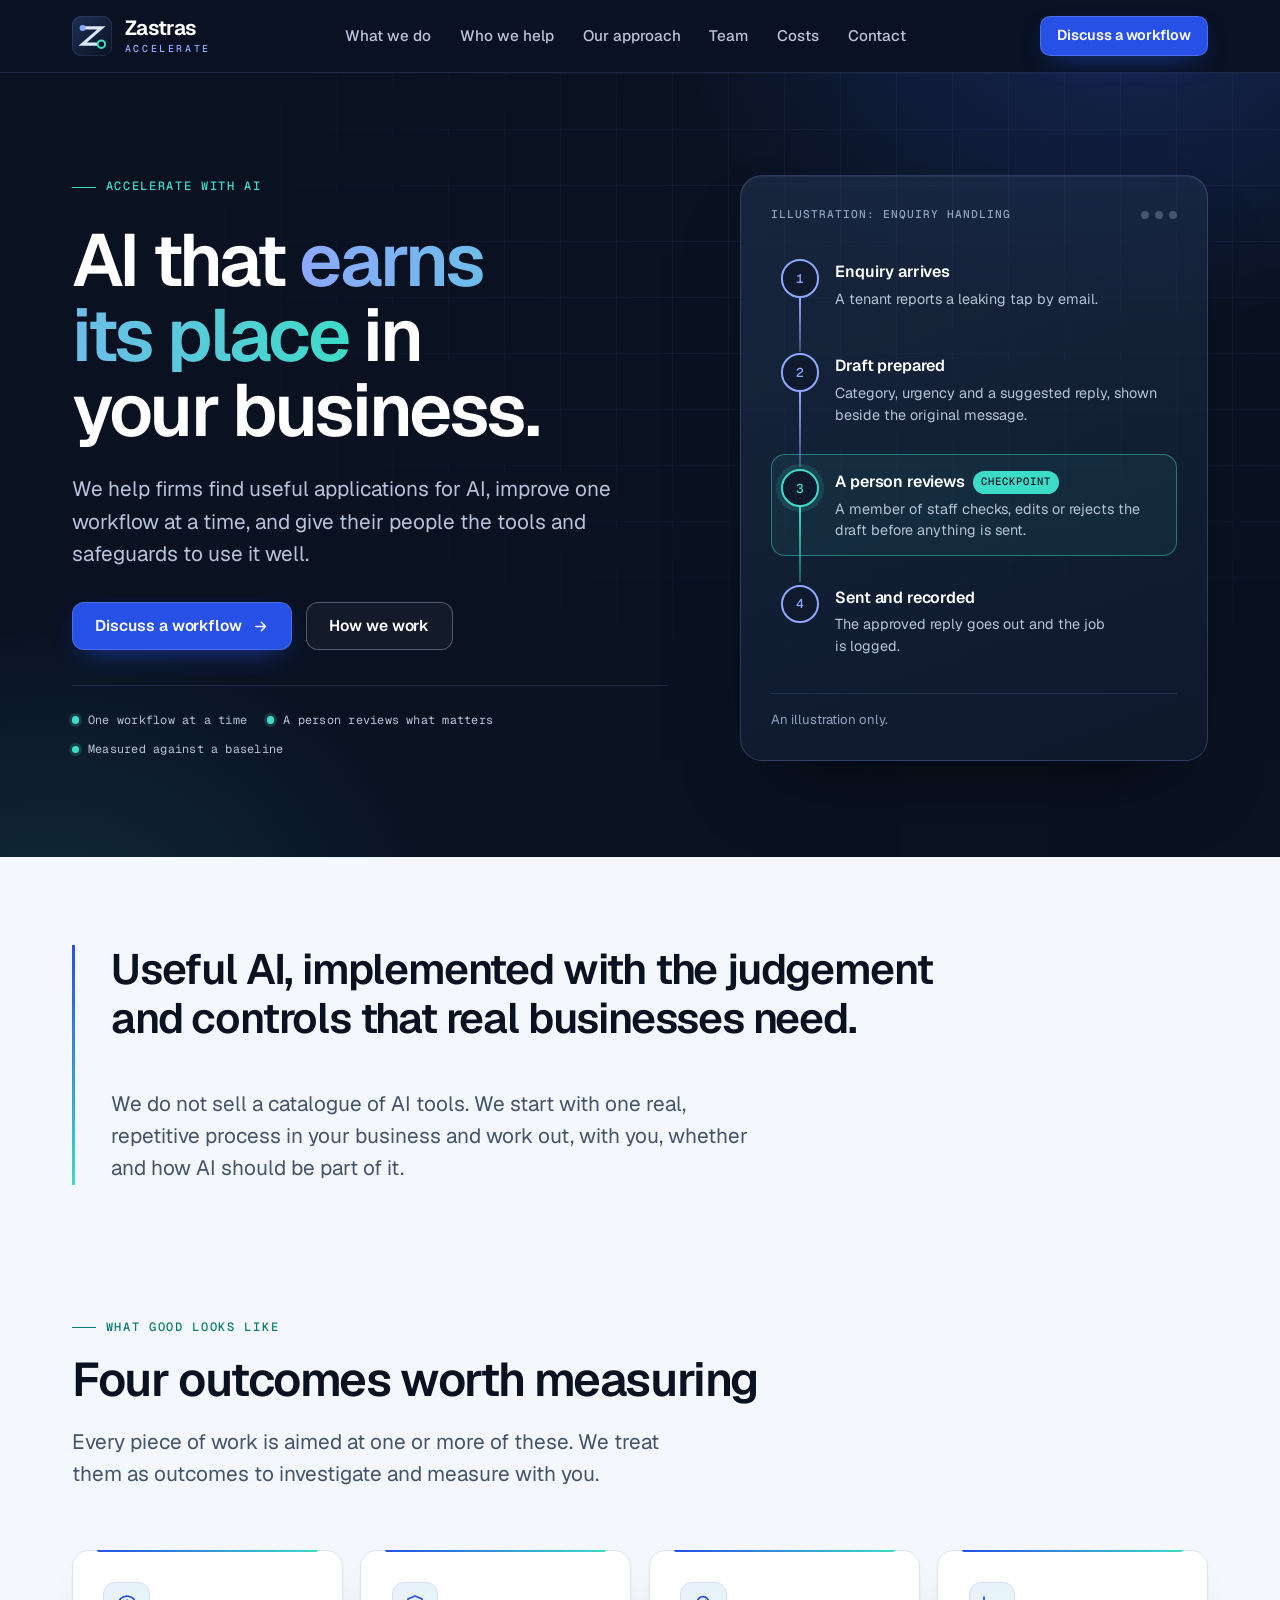
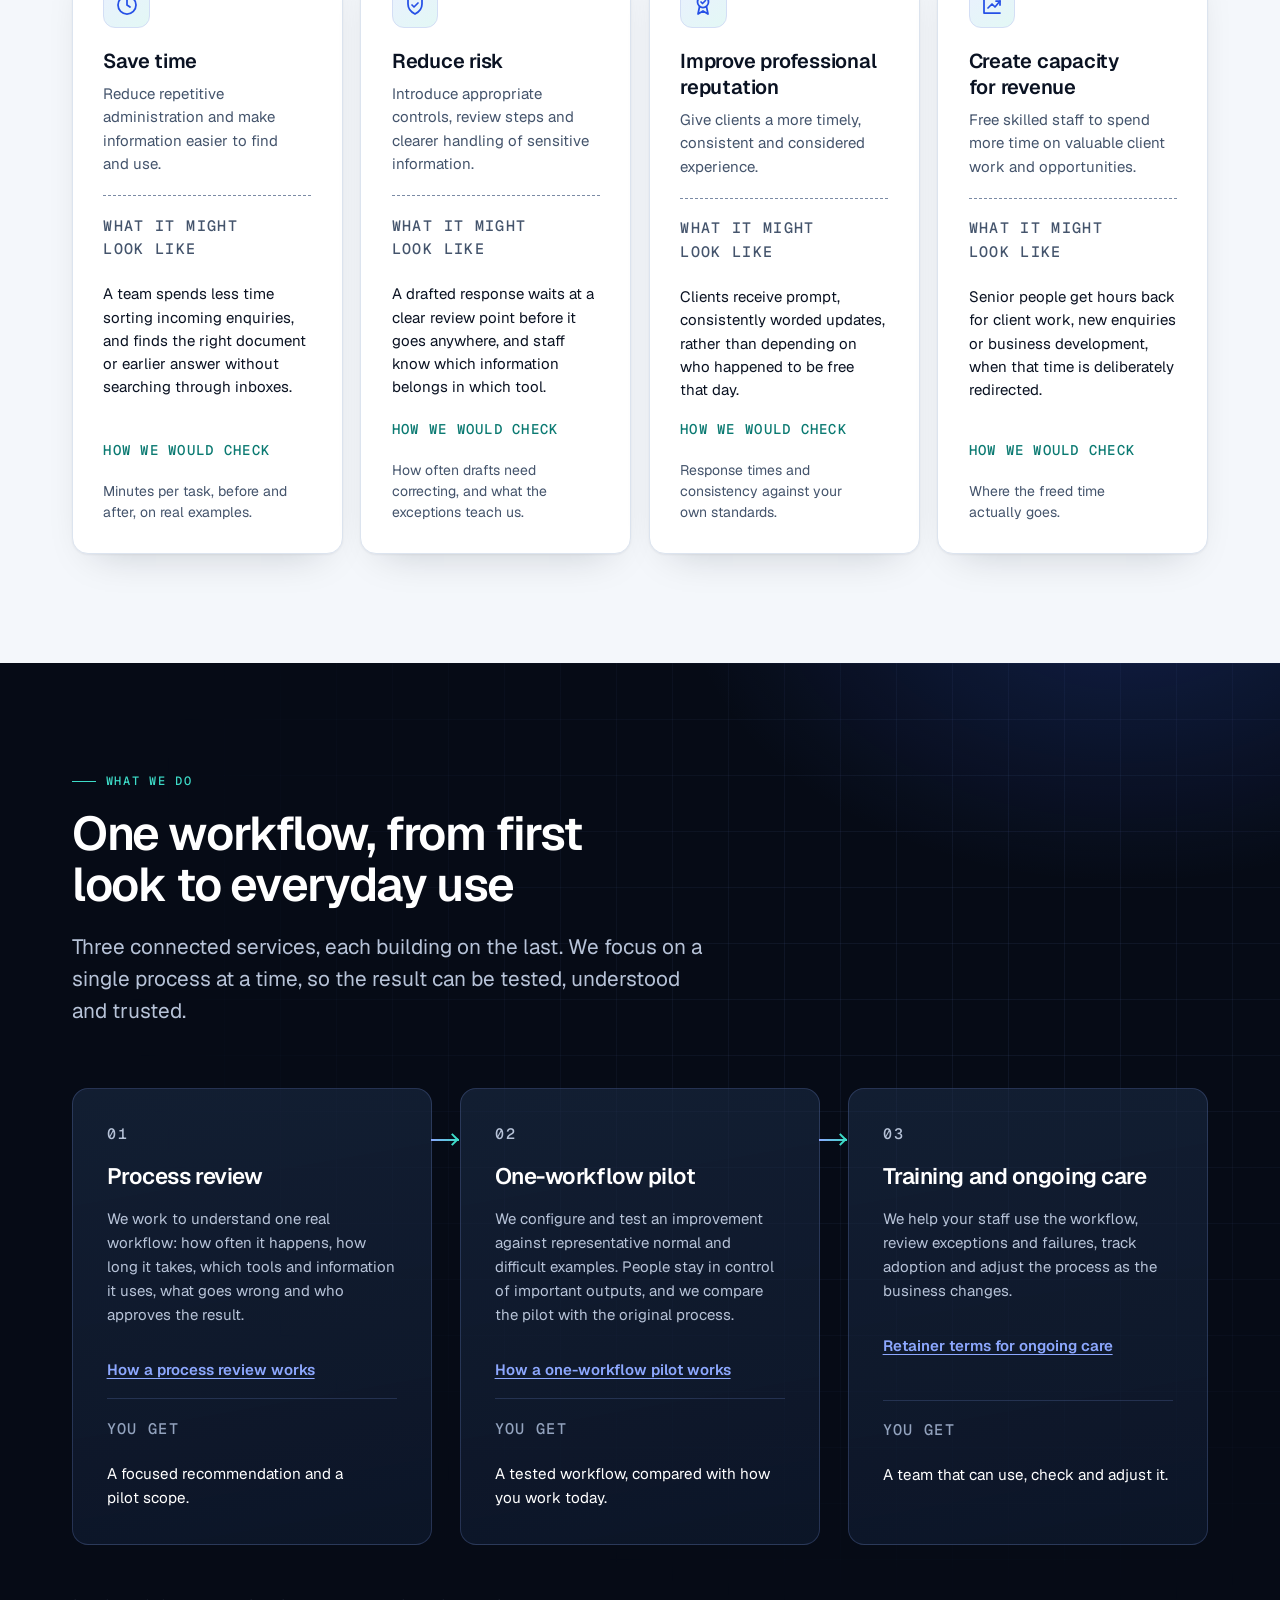
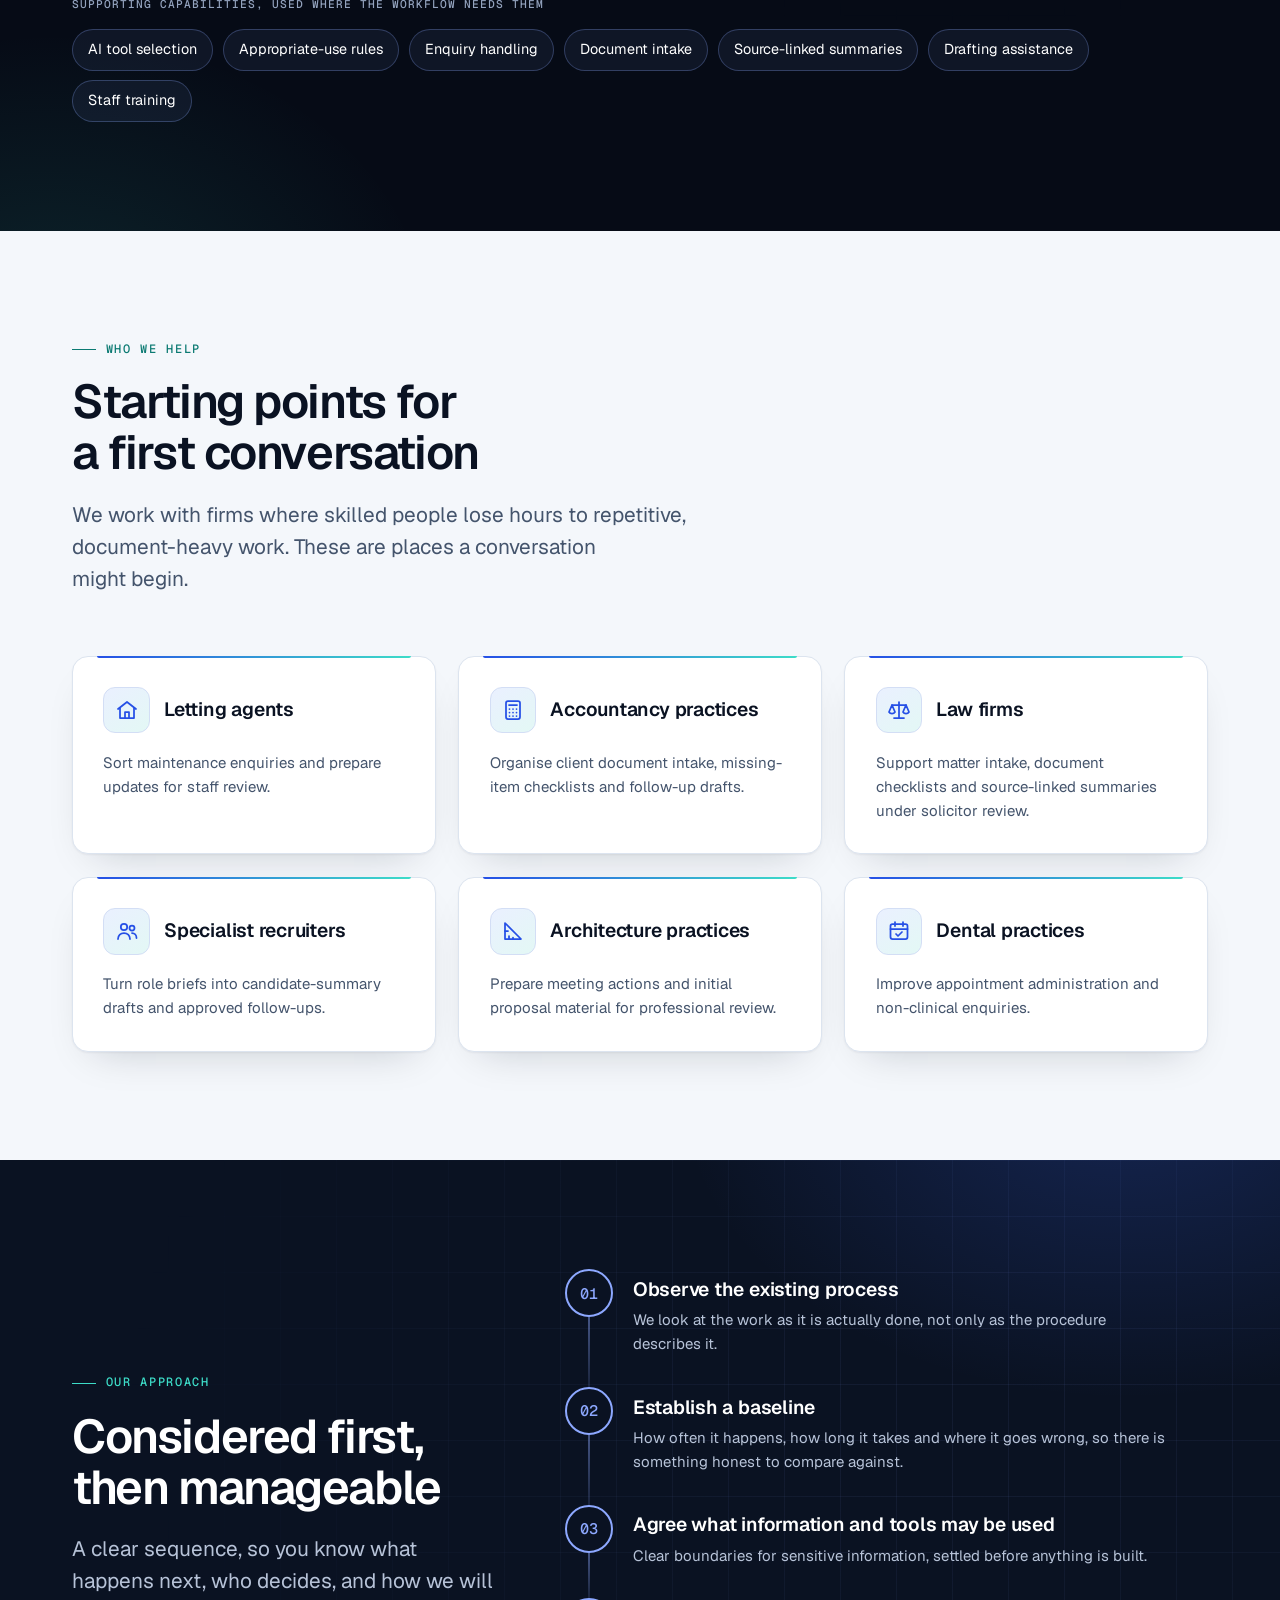
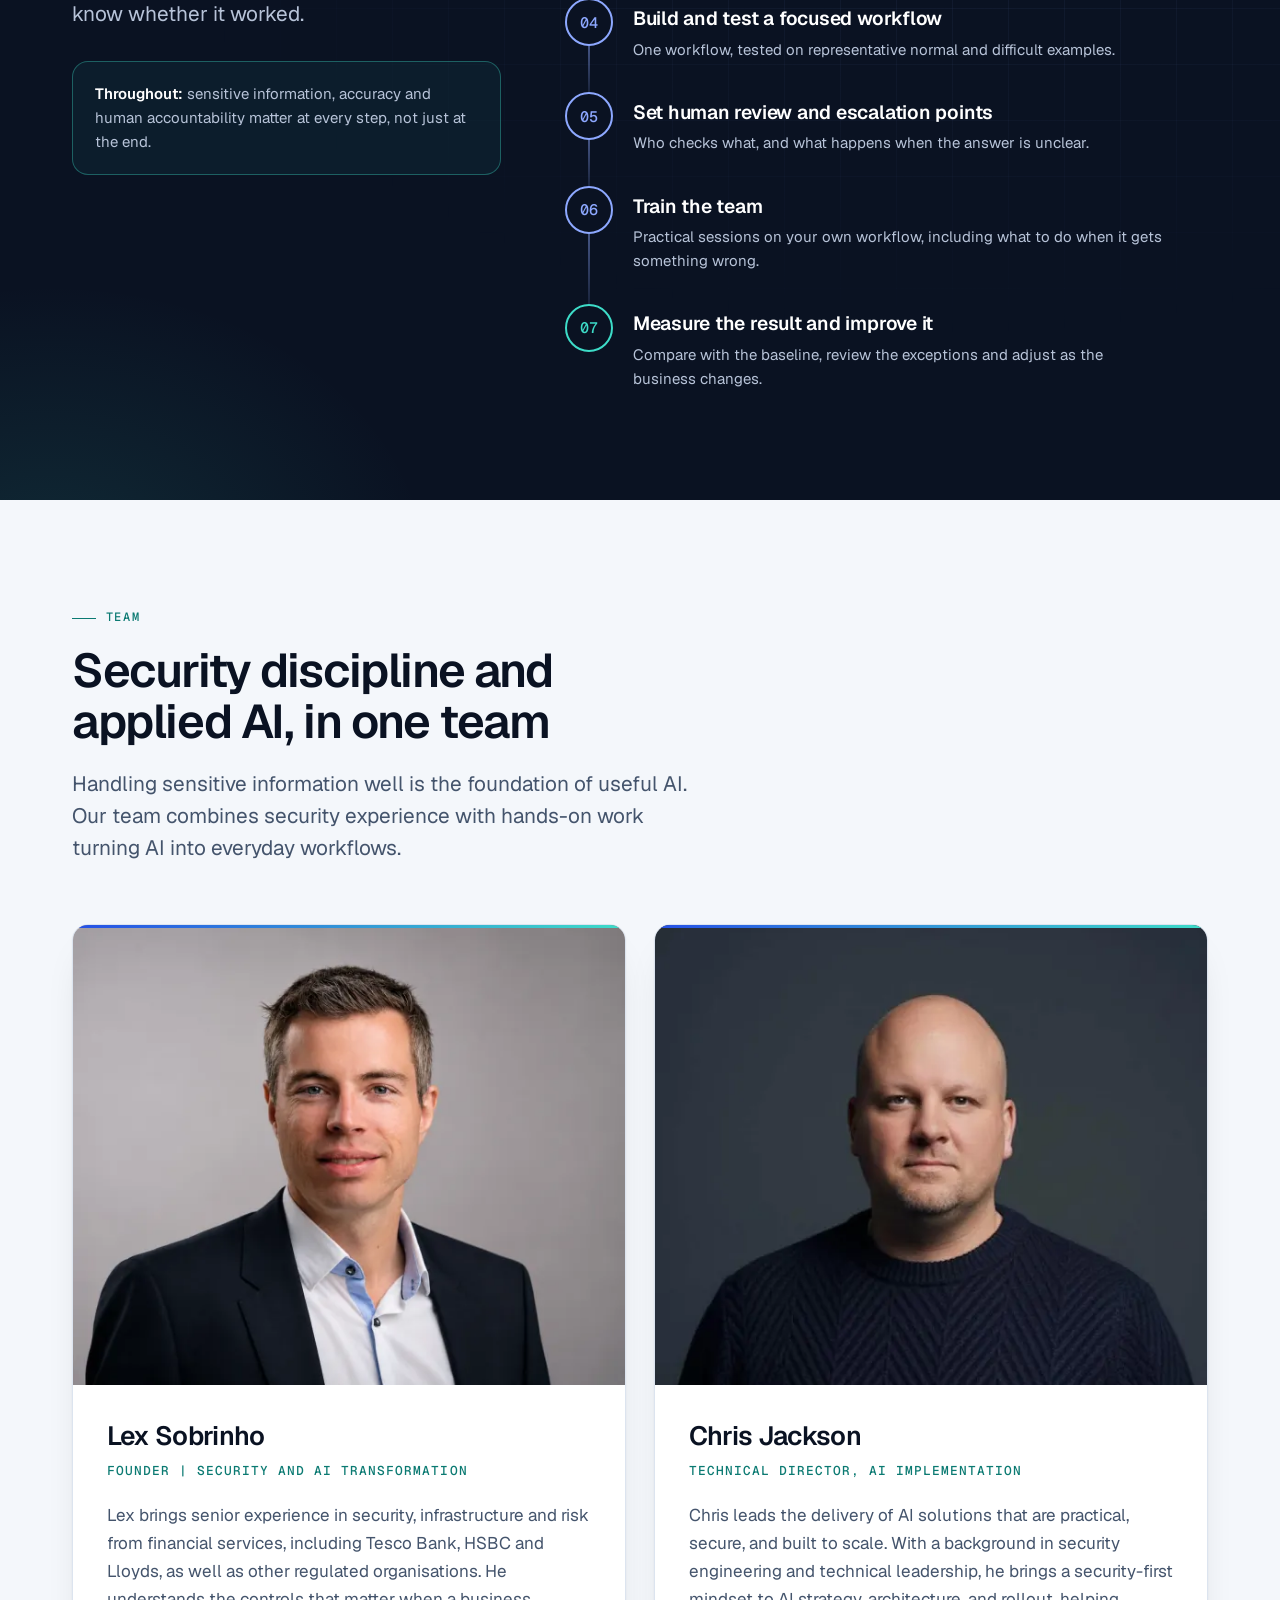
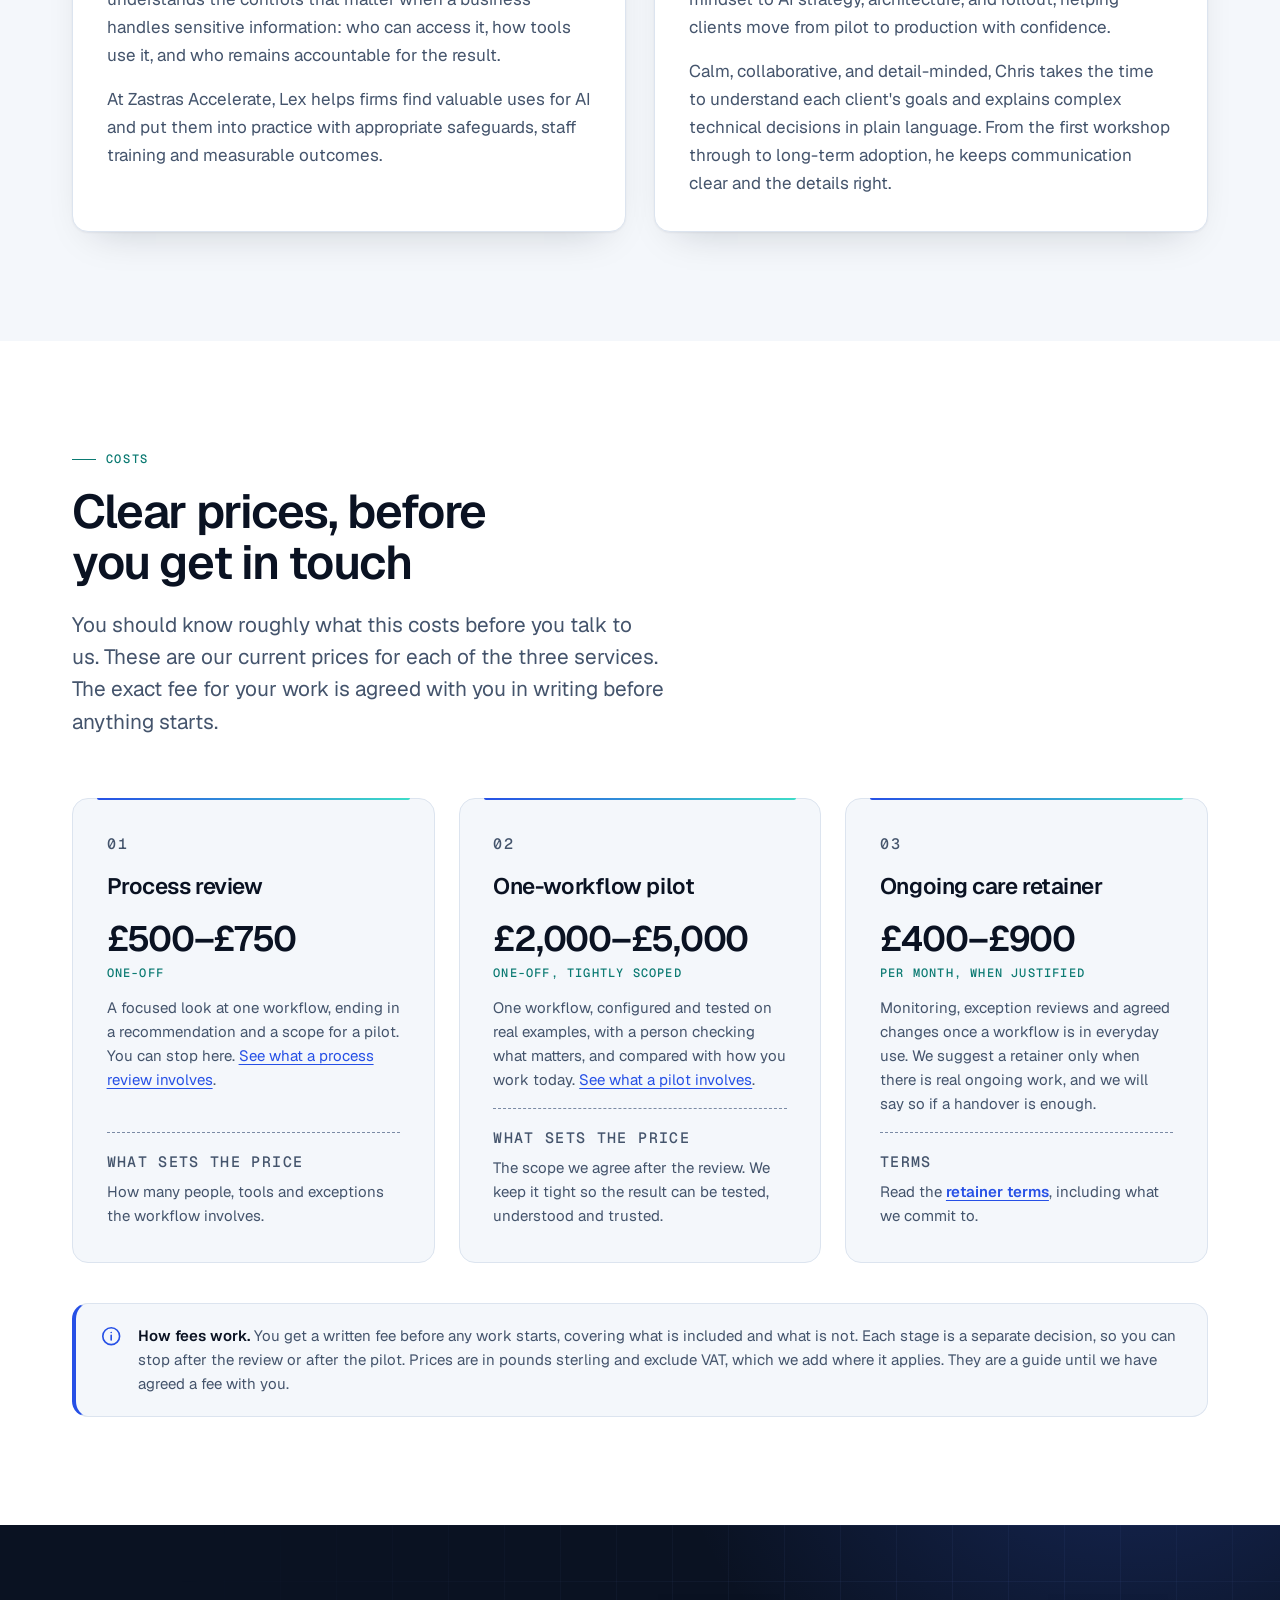
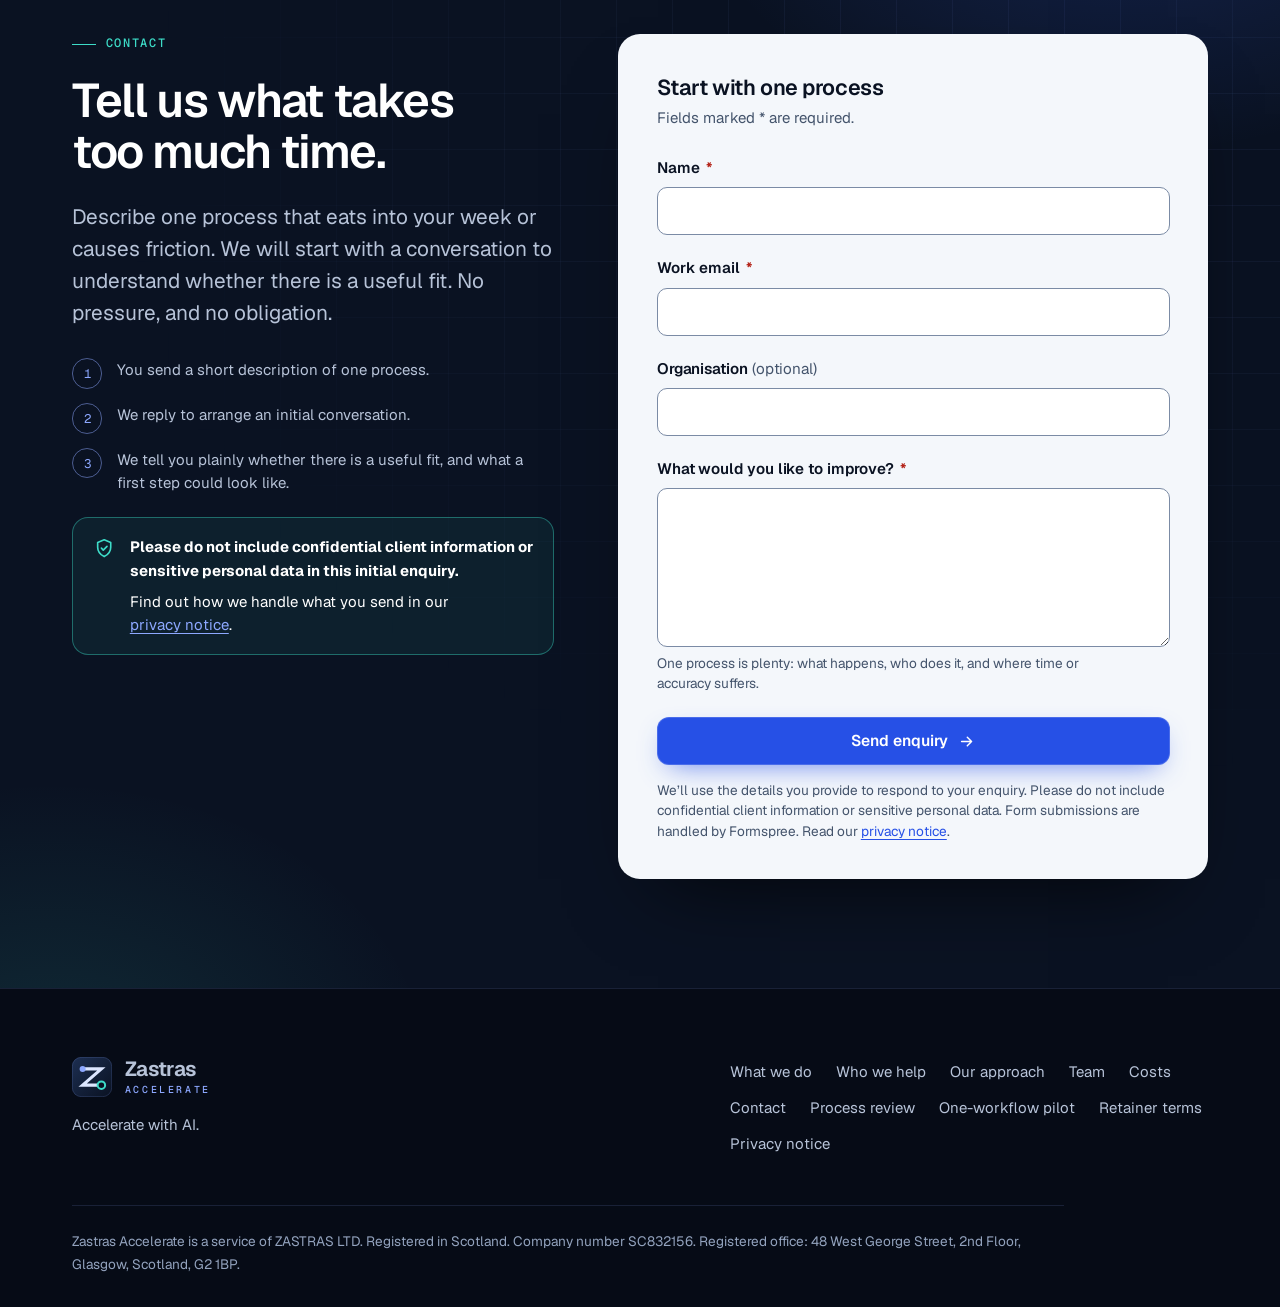
<file: site/index.html>
<!doctype html>
<html lang="en-GB">
<head>
  <meta charset="utf-8">
  <meta name="viewport" content="width=device-width, initial-scale=1">
  <title>AI consultancy for one workflow at a time | Zastras Accelerate</title>
  <meta name="description" content="We help firms find useful uses for AI and improve one workflow at a time: a process review, a tested pilot and training, with a person reviewing what matters.">
  <link rel="canonical" href="https://zastras.uk/">

  <!-- Formspree's "Restrict to Domain" relies on the Referer header, so do not tighten this policy. -->
  <meta name="referrer" content="strict-origin-when-cross-origin">
  <meta name="theme-color" content="#0a1222">

  <link rel="icon" href="assets/img/favicon.svg" type="image/svg+xml">
  <link rel="icon" href="favicon.ico" sizes="32x32">
  <link rel="apple-touch-icon" href="assets/img/apple-touch-icon.png">

  <meta property="og:type" content="website">
  <meta property="og:site_name" content="Zastras Accelerate">
  <meta property="og:locale" content="en_GB">
  <meta property="og:title" content="AI that earns its place in your business">
  <meta property="og:description" content="Accelerate with AI. We help you improve one workflow at a time, with the safeguards to use AI well.">
  <meta property="og:url" content="https://zastras.uk/">
  <meta property="og:image" content="https://zastras.uk/assets/img/og-image.png">
  <meta property="og:image:width" content="1200">
  <meta property="og:image:height" content="630">
  <meta property="og:image:alt" content="Zastras Accelerate: AI that earns its place in your business.">
  <meta name="twitter:card" content="summary_large_image">
  <meta name="twitter:title" content="AI that earns its place in your business">
  <meta name="twitter:description" content="Accelerate with AI. One workflow at a time, with the safeguards to use AI well.">
  <meta name="twitter:image" content="https://zastras.uk/assets/img/og-image.png">

  <!-- Organization, not LocalBusiness or ProfessionalService: the registered office is a company detail, not a place
       the public can visit, so no address, opening hours or contact point is declared. -->
  <script type="application/ld+json">
  {
    "@context": "https://schema.org",
    "@graph": [
      {
        "@type": "Organization",
        "@id": "https://zastras.uk/#organization",
        "name": "Zastras Accelerate",
        "legalName": "ZASTRAS LTD",
        "url": "https://zastras.uk/",
        "logo": "https://zastras.uk/assets/img/logo-mark-512.png",
        "description": "Consultancy helping firms accelerate their use of AI, one workflow at a time."
      },
      {
        "@type": "WebSite",
        "@id": "https://zastras.uk/#website",
        "name": "Zastras Accelerate",
        "url": "https://zastras.uk/",
        "inLanguage": "en-GB",
        "publisher": { "@id": "https://zastras.uk/#organization" }
      }
    ]
  }
  </script>

  <link rel="preload" href="assets/fonts/geist-latin-wght.woff2" as="font" type="font/woff2" crossorigin>
  <link rel="stylesheet" href="assets/css/main.css">
  <script>document.documentElement.classList.add("js");</script>
  <script src="assets/js/main.js" defer></script>
</head>
<body>
  <!-- Shared icon and mark definitions, referenced with <use> -->
  <svg width="0" height="0" style="position:absolute" aria-hidden="true" focusable="false">
    <defs>
      <linearGradient id="zp-tile" x1="0" y1="0" x2="1" y2="1">
        <stop offset="0" stop-color="#1D2F52"/>
        <stop offset="1" stop-color="#0A1222"/>
      </linearGradient>
    </defs>
    <symbol id="zp-mark" viewBox="0 0 64 64">
      <rect width="64" height="64" rx="15" fill="url(#zp-tile)"/>
      <rect x=".5" y=".5" width="63" height="63" rx="14.5" fill="none" stroke="#8DA8FF" stroke-opacity=".28"/>
      <path d="M17 19H47L17 45H47" fill="none" stroke="#DCE6FF" stroke-width="5" stroke-linejoin="miter"/>
      <circle cx="17" cy="19" r="4.8" fill="#8DA8FF"/>
      <circle cx="47" cy="45" r="6" fill="#0A1222" stroke="#3DDCC8" stroke-width="3.2"/>
    </symbol>
    <symbol id="i-arrow" viewBox="0 0 24 24"><path d="M5 12h14M13 6l6 6-6 6"/></symbol>
    <symbol id="i-time" viewBox="0 0 24 24"><circle cx="12" cy="12" r="9"/><path d="M12 7v5l3 2"/></symbol>
    <symbol id="i-shield" viewBox="0 0 24 24"><path d="M12 3l7 3v5c0 4.5-3 8-7 10-4-2-7-5.5-7-10V6l7-3z"/><path d="M9 12l2 2 4-4"/></symbol>
    <symbol id="i-badge" viewBox="0 0 24 24"><circle cx="12" cy="9" r="5.5"/><path d="M8.5 13.8L7 21l5-3 5 3-1.5-7.2"/><path d="M10 9l1.5 1.5L14.5 7.5"/></symbol>
    <symbol id="i-growth" viewBox="0 0 24 24"><path d="M4 4v16h16"/><path d="M8 15l4-4 3 3 5-6"/><path d="M16 8h4v4"/></symbol>
    <symbol id="i-house" viewBox="0 0 24 24"><path d="M3 11l9-7 9 7"/><path d="M5 10v10h14V10"/><path d="M10 20v-6h4v6"/></symbol>
    <symbol id="i-calc" viewBox="0 0 24 24"><rect x="5" y="3" width="14" height="18" rx="2"/><path d="M8 7h8"/><path d="M8.5 11h.01M12 11h.01M15.5 11h.01M8.5 14.5h.01M12 14.5h.01M15.5 14.5h.01M8.5 18h.01M12 18h.01M15.5 18h.01"/></symbol>
    <symbol id="i-scales" viewBox="0 0 24 24"><path d="M12 4v16M7 20h10M5 7h14"/><path d="M5 7l-3 7a3.5 3.5 0 0 0 6 0L5 7zM19 7l-3 7a3.5 3.5 0 0 0 6 0l-3-7z"/></symbol>
    <symbol id="i-people" viewBox="0 0 24 24"><circle cx="9" cy="8" r="3.2"/><path d="M3 20c0-3.5 2.7-6 6-6s6 2.5 6 6"/><circle cx="17" cy="9" r="2.5"/><path d="M17 14c2.5 0 4.5 2 4.5 5"/></symbol>
    <symbol id="i-plan" viewBox="0 0 24 24"><path d="M4 20V4l16 16H4z"/><path d="M8 20v-3M12 20v-1.5M4 12h3"/></symbol>
    <symbol id="i-calendar" viewBox="0 0 24 24"><rect x="3.5" y="5" width="17" height="15" rx="2"/><path d="M3.5 10h17M8 3v4M16 3v4"/><path d="M9 15l2 2 4-4"/></symbol>
    <symbol id="i-info" viewBox="0 0 24 24"><circle cx="12" cy="12" r="9"/><path d="M12 11v5M12 8h.01"/></symbol>
    <symbol id="i-check" viewBox="0 0 24 24"><path d="M5 12.5l4.5 4.5L19 7.5"/></symbol>
  </svg>

  <a class="skip-link" href="#main">Skip to main content</a>

  <header class="site-header on-dark">
    <div class="container site-header__inner">
      <a class="brand" href="#top" aria-label="Zastras Accelerate, back to the top">
        <svg class="brand__mark" viewBox="0 0 64 64" aria-hidden="true" focusable="false"><use href="#zp-mark"/></svg>
        <span class="brand__text">
          <span class="brand__name">Zastras</span>
          <span class="brand__sub">Accelerate</span>
        </span>
      </a>

      <button class="nav-toggle" type="button" aria-expanded="false" aria-controls="site-nav">
        <span class="nav-toggle__bars" aria-hidden="true"><i></i></span>
        <span>Menu</span>
      </button>

      <nav class="site-nav" id="site-nav" aria-label="Primary">
        <ul>
          <li><a href="#what-we-do">What we do</a></li>
          <li><a href="#who-we-help">Who we help</a></li>
          <li><a href="#approach">Our approach</a></li>
          <li><a href="#team">Team</a></li>
          <li><a href="#costs">Costs</a></li>
          <li><a href="#contact">Contact</a></li>
        </ul>
      </nav>

      <a class="btn btn--primary btn--sm site-header__cta" href="#contact">Discuss a workflow</a>
    </div>
  </header>

  <main id="main">

    <!-- Hero ============================================================== -->
    <section class="section section--dark texture hero on-dark" id="top" aria-labelledby="hero-title">
      <div class="container hero__grid">
        <div class="hero__copy">
          <p class="eyebrow">Accelerate with AI</p>
          <h1 id="hero-title">AI that <span class="accent">earns its place</span> in your business.</h1>
          <p class="lead">We help firms find useful applications for AI, improve one workflow at a time, and give their people the tools and safeguards to use it well.</p>
          <div class="hero__actions">
            <a class="btn btn--primary" href="#contact">Discuss a workflow
              <svg viewBox="0 0 24 24" fill="none" stroke="currentColor" stroke-width="2" stroke-linecap="round" stroke-linejoin="round" aria-hidden="true"><use href="#i-arrow"/></svg>
            </a>
            <a class="btn btn--ghost" href="#approach">How we work</a>
          </div>
          <ul class="principles" aria-label="How we work, in brief">
            <li>One workflow at a time</li>
            <li>A person reviews what matters</li>
            <li>Measured against a baseline</li>
          </ul>
        </div>

        <div class="flow-card" role="group" aria-labelledby="flow-title">
          <div class="flow-card__head">
            <p class="label" id="flow-title">Illustration: enquiry handling</p>
            <span class="flow-card__dots" aria-hidden="true"><i></i><i></i><i></i></span>
          </div>
          <div class="flow-wrap">
            <ol class="flow">
              <li class="flow__item" style="--i:0">
                <span class="flow__node" aria-hidden="true">1</span>
                <div>
                  <p class="flow__title">Enquiry arrives</p>
                  <p class="flow__text">A tenant reports a leaking tap by email.</p>
                </div>
              </li>
              <li class="flow__item" style="--i:1">
                <span class="flow__node" aria-hidden="true">2</span>
                <div>
                  <p class="flow__title">Draft prepared</p>
                  <p class="flow__text">Category, urgency and a suggested reply, shown beside the original message.</p>
                </div>
              </li>
              <li class="flow__item flow__item--check" style="--i:2">
                <span class="flow__node" aria-hidden="true">3</span>
                <div>
                  <p class="flow__title">A person reviews <span class="flow__tag">Checkpoint</span></p>
                  <p class="flow__text">A member of staff checks, edits or rejects the draft before anything is sent.</p>
                </div>
              </li>
              <li class="flow__item" style="--i:3">
                <span class="flow__node" aria-hidden="true">4</span>
                <div>
                  <p class="flow__title">Sent and recorded</p>
                  <p class="flow__text">The approved reply goes out and the job is logged.</p>
                </div>
              </li>
            </ol>
          </div>
          <p class="flow-card__foot">An illustration only.</p>
        </div>
      </div>
    </section>

    <!-- Positioning ======================================================= -->
    <section class="statement" aria-label="Our position">
      <div class="container">
        <div class="statement__inner">
          <p class="statement__text">Useful AI, implemented with the judgement and controls that real businesses need.</p>
          <p class="statement__sub">We do not sell a catalogue of AI tools. We start with one real, repetitive process in your business and work out, with you, whether and how AI should be part of it.</p>
        </div>
      </div>
    </section>

    <!-- Four outcomes ===================================================== -->
    <section class="section section--paper" id="outcomes" aria-labelledby="outcomes-title">
      <div class="container">
        <div class="section__head">
          <p class="eyebrow">What good looks like</p>
          <h2 id="outcomes-title">Four outcomes worth measuring</h2>
          <p class="lead">Every piece of work is aimed at one or more of these. We treat them as outcomes to investigate and measure with you.</p>
        </div>

        <div class="outcomes">
          <article class="card outcome">
            <span class="icon-tile"><svg viewBox="0 0 24 24" fill="none" stroke="currentColor" stroke-width="1.75" stroke-linecap="round" stroke-linejoin="round" aria-hidden="true"><use href="#i-time"/></svg></span>
            <h3>Save time</h3>
            <p class="outcome__meaning">Reduce repetitive administration and make information easier to find and use.</p>
            <div class="outcome__example">
              <p class="label">What it might look like</p>
              <p>A team spends less time sorting incoming enquiries, and finds the right document or earlier answer without searching through inboxes.</p>
            </div>
            <div class="outcome__check">
              <p class="label">How we would check</p>
              <p>Minutes per task, before and after, on real examples.</p>
            </div>
          </article>

          <article class="card outcome">
            <span class="icon-tile"><svg viewBox="0 0 24 24" fill="none" stroke="currentColor" stroke-width="1.75" stroke-linecap="round" stroke-linejoin="round" aria-hidden="true"><use href="#i-shield"/></svg></span>
            <h3>Reduce risk</h3>
            <p class="outcome__meaning">Introduce appropriate controls, review steps and clearer handling of sensitive information.</p>
            <div class="outcome__example">
              <p class="label">What it might look like</p>
              <p>A drafted response waits at a clear review point before it goes anywhere, and staff know which information belongs in which tool.</p>
            </div>
            <div class="outcome__check">
              <p class="label">How we would check</p>
              <p>How often drafts need correcting, and what the exceptions teach us.</p>
            </div>
          </article>

          <article class="card outcome">
            <span class="icon-tile"><svg viewBox="0 0 24 24" fill="none" stroke="currentColor" stroke-width="1.75" stroke-linecap="round" stroke-linejoin="round" aria-hidden="true"><use href="#i-badge"/></svg></span>
            <h3>Improve professional reputation</h3>
            <p class="outcome__meaning">Give clients a more timely, consistent and considered experience.</p>
            <div class="outcome__example">
              <p class="label">What it might look like</p>
              <p>Clients receive prompt, consistently worded updates, rather than depending on who happened to be free that day.</p>
            </div>
            <div class="outcome__check">
              <p class="label">How we would check</p>
              <p>Response times and consistency against your own standards.</p>
            </div>
          </article>

          <article class="card outcome">
            <span class="icon-tile"><svg viewBox="0 0 24 24" fill="none" stroke="currentColor" stroke-width="1.75" stroke-linecap="round" stroke-linejoin="round" aria-hidden="true"><use href="#i-growth"/></svg></span>
            <h3>Create capacity for revenue</h3>
            <p class="outcome__meaning">Free skilled staff to spend more time on valuable client work and opportunities.</p>
            <div class="outcome__example">
              <p class="label">What it might look like</p>
              <p>Senior people get hours back for client work, new enquiries or business development, when that time is deliberately redirected.</p>
            </div>
            <div class="outcome__check">
              <p class="label">How we would check</p>
              <p>Where the freed time actually goes.</p>
            </div>
          </article>
        </div>
      </div>
    </section>

    <!-- What we do ======================================================== -->
    <section class="section section--deep texture on-dark" id="what-we-do" aria-labelledby="what-title">
      <div class="container">
        <div class="section__head">
          <p class="eyebrow">What we do</p>
          <h2 id="what-title">One workflow, from first look to everyday use</h2>
          <p class="lead">Three connected services, each building on the last. We focus on a single process at a time, so the result can be tested, understood and trusted.</p>
        </div>

        <div class="services">
          <article class="service">
            <p class="service__num">01</p>
            <h3>Process review</h3>
            <p>We work to understand one real workflow: how often it happens, how long it takes, which tools and information it uses, what goes wrong and who approves the result.</p>
            <p class="service__more"><a href="process-review/">How a process review works</a></p>
            <div class="service__out">
              <p class="label">You get</p>
              <p>A focused recommendation and a pilot scope.</p>
            </div>
          </article>
          <article class="service">
            <p class="service__num">02</p>
            <h3>One-workflow pilot</h3>
            <p>We configure and test an improvement against representative normal and difficult examples. People stay in control of important outputs, and we compare the pilot with the original process.</p>
            <p class="service__more"><a href="one-workflow-pilot/">How a one-workflow pilot works</a></p>
            <div class="service__out">
              <p class="label">You get</p>
              <p>A tested workflow, compared with how you work today.</p>
            </div>
          </article>
          <article class="service">
            <p class="service__num">03</p>
            <h3>Training and ongoing care</h3>
            <p>We help your staff use the workflow, review exceptions and failures, track adoption and adjust the process as the business changes.</p>
            <p class="service__more"><a href="retainer/">Retainer terms for ongoing care</a></p>
            <div class="service__out">
              <p class="label">You get</p>
              <p>A team that can use, check and adjust it.</p>
            </div>
          </article>
        </div>

        <div class="capabilities">
          <p class="label">Supporting capabilities, used where the workflow needs them</p>
          <ul class="chips">
            <li class="chip">AI tool selection</li>
            <li class="chip">Appropriate-use rules</li>
            <li class="chip">Enquiry handling</li>
            <li class="chip">Document intake</li>
            <li class="chip">Source-linked summaries</li>
            <li class="chip">Drafting assistance</li>
            <li class="chip">Staff training</li>
          </ul>
        </div>
      </div>
    </section>

    <!-- Who we help ======================================================= -->
    <section class="section section--paper" id="who-we-help" aria-labelledby="who-title">
      <div class="container">
        <div class="section__head">
          <p class="eyebrow">Who we help</p>
          <h2 id="who-title">Starting points for a first conversation</h2>
          <p class="lead">We work with firms where skilled people lose hours to repetitive, document-heavy work. These are places a conversation might begin.</p>
        </div>

        <div class="sectors">
          <article class="card sector">
            <div class="sector__top">
              <span class="icon-tile"><svg viewBox="0 0 24 24" fill="none" stroke="currentColor" stroke-width="1.75" stroke-linecap="round" stroke-linejoin="round" aria-hidden="true"><use href="#i-house"/></svg></span>
              <h3>Letting agents</h3>
            </div>
            <div class="sector__body">
              <p>Sort maintenance enquiries and prepare updates for staff review.</p>
            </div>
          </article>
          <article class="card sector">
            <div class="sector__top">
              <span class="icon-tile"><svg viewBox="0 0 24 24" fill="none" stroke="currentColor" stroke-width="1.75" stroke-linecap="round" stroke-linejoin="round" aria-hidden="true"><use href="#i-calc"/></svg></span>
              <h3>Accountancy practices</h3>
            </div>
            <div class="sector__body">
              <p>Organise client document intake, missing-item checklists and follow-up drafts.</p>
            </div>
          </article>
          <article class="card sector">
            <div class="sector__top">
              <span class="icon-tile"><svg viewBox="0 0 24 24" fill="none" stroke="currentColor" stroke-width="1.75" stroke-linecap="round" stroke-linejoin="round" aria-hidden="true"><use href="#i-scales"/></svg></span>
              <h3>Law firms</h3>
            </div>
            <div class="sector__body">
              <p>Support matter intake, document checklists and source-linked summaries under solicitor review.</p>
            </div>
          </article>
          <article class="card sector">
            <div class="sector__top">
              <span class="icon-tile"><svg viewBox="0 0 24 24" fill="none" stroke="currentColor" stroke-width="1.75" stroke-linecap="round" stroke-linejoin="round" aria-hidden="true"><use href="#i-people"/></svg></span>
              <h3>Specialist recruiters</h3>
            </div>
            <div class="sector__body">
              <p>Turn role briefs into candidate-summary drafts and approved follow-ups.</p>
            </div>
          </article>
          <article class="card sector">
            <div class="sector__top">
              <span class="icon-tile"><svg viewBox="0 0 24 24" fill="none" stroke="currentColor" stroke-width="1.75" stroke-linecap="round" stroke-linejoin="round" aria-hidden="true"><use href="#i-plan"/></svg></span>
              <h3>Architecture practices</h3>
            </div>
            <div class="sector__body">
              <p>Prepare meeting actions and initial proposal material for professional review.</p>
            </div>
          </article>
          <article class="card sector">
            <div class="sector__top">
              <span class="icon-tile"><svg viewBox="0 0 24 24" fill="none" stroke="currentColor" stroke-width="1.75" stroke-linecap="round" stroke-linejoin="round" aria-hidden="true"><use href="#i-calendar"/></svg></span>
              <h3>Dental practices</h3>
            </div>
            <div class="sector__body">
              <p>Improve appointment administration and non-clinical enquiries.</p>
            </div>
          </article>
        </div>
      </div>
    </section>

    <!-- Our approach ====================================================== -->
    <section class="section section--dark texture on-dark" id="approach" aria-labelledby="approach-title">
      <div class="container approach">
        <div class="approach__intro">
          <p class="eyebrow">Our approach</p>
          <h2 id="approach-title">Considered first, then manageable</h2>
          <p class="lead">A clear sequence, so you know what happens next, who decides, and how we will know whether it worked.</p>
          <p class="throughout"><strong>Throughout:</strong> sensitive information, accuracy and human accountability matter at every step, not just at the end.</p>
        </div>

        <ol class="steps">
          <li class="step">
            <span class="step__num" aria-hidden="true"></span>
            <div>
              <h3>Observe the existing process</h3>
              <p>We look at the work as it is actually done, not only as the procedure describes it.</p>
            </div>
          </li>
          <li class="step">
            <span class="step__num" aria-hidden="true"></span>
            <div>
              <h3>Establish a baseline</h3>
              <p>How often it happens, how long it takes and where it goes wrong, so there is something honest to compare against.</p>
            </div>
          </li>
          <li class="step">
            <span class="step__num" aria-hidden="true"></span>
            <div>
              <h3>Agree what information and tools may be used</h3>
              <p>Clear boundaries for sensitive information, settled before anything is built.</p>
            </div>
          </li>
          <li class="step">
            <span class="step__num" aria-hidden="true"></span>
            <div>
              <h3>Build and test a focused workflow</h3>
              <p>One workflow, tested on representative normal and difficult examples.</p>
            </div>
          </li>
          <li class="step">
            <span class="step__num" aria-hidden="true"></span>
            <div>
              <h3>Set human review and escalation points</h3>
              <p>Who checks what, and what happens when the answer is unclear.</p>
            </div>
          </li>
          <li class="step">
            <span class="step__num" aria-hidden="true"></span>
            <div>
              <h3>Train the team</h3>
              <p>Practical sessions on your own workflow, including what to do when it gets something wrong.</p>
            </div>
          </li>
          <li class="step">
            <span class="step__num" aria-hidden="true"></span>
            <div>
              <h3>Measure the result and improve it</h3>
              <p>Compare with the baseline, review the exceptions and adjust as the business changes.</p>
            </div>
          </li>
        </ol>
      </div>
    </section>

    <!-- Team ============================================================== -->
    <section class="section section--paper" id="team" aria-labelledby="team-title">
      <div class="container">
        <div class="section__head">
          <p class="eyebrow">Team</p>
          <h2 id="team-title">Security discipline and applied AI, in one team</h2>
          <p class="lead">Handling sensitive information well is the foundation of useful AI. Our team combines security experience with hands-on work turning AI into everyday workflows.</p>
        </div>

        <div class="team">
          <!-- ===== Profile 1: Lex Sobrinho =====
               To swap the photograph: export a new image at 6:5 (for example 1200 x 1000 px) and a half-size copy,
               save both in assets/img/team/, then update src, srcset, width, height and alt below. The frame always
               crops to 6:5 with object-fit: cover; nudge --portrait-pos (horizontal vertical) if a crop is off. See README. -->
          <article class="card profile" aria-labelledby="profile-lex">
            <figure class="portrait" style="--portrait-pos: 50% 30%">
              <img src="assets/img/team/lex-sobrinho-1200.webp"
                   srcset="assets/img/team/lex-sobrinho-600.webp 600w, assets/img/team/lex-sobrinho-1200.webp 1200w"
                   sizes="(min-width: 56rem) 35rem, calc(100vw - 2.5rem)"
                   width="1200" height="1000" loading="lazy" decoding="async"
                   alt="Lex Sobrinho, smiling, in a navy jacket and white shirt against a plain grey background">
            </figure>
            <div class="profile__body">
              <h3 id="profile-lex">Lex Sobrinho</h3>
              <p class="profile__role">Founder | Security and AI Transformation</p>
              <div class="profile__bio">
                <p>Lex brings senior experience in security, infrastructure and risk from financial services, including Tesco Bank, HSBC and Lloyds, as well as other regulated organisations. He understands the controls that matter when a business handles sensitive information: who can access it, how tools use it, and who remains accountable for the result.</p>
                <p>At Zastras Accelerate, Lex helps firms find valuable uses for AI and put them into practice with appropriate safeguards, staff training and measurable outcomes.</p>
              </div>
            </div>
          </article>

          <!-- ===== Profile 2: Chris Jackson =====
               To swap the photograph: export a 6:5 crop at 1200 x 1000 px and a half-size copy over the two files
               in assets/img/team/, then check src, srcset, width, height and alt below. See README. -->
          <article class="card profile" aria-labelledby="profile-chris">
            <figure class="portrait" style="--portrait-pos: 50% 40%">
              <img src="assets/img/team/applied-ai-specialist-1200.webp"
                   srcset="assets/img/team/applied-ai-specialist-600.webp 600w, assets/img/team/applied-ai-specialist-1200.webp 1200w"
                   sizes="(min-width: 56rem) 35rem, calc(100vw - 2.5rem)"
                   width="1200" height="1000" loading="lazy" decoding="async"
                   alt="Chris Jackson, in a navy knitted sweater against a dark grey background">
            </figure>
            <div class="profile__body">
              <h3 id="profile-chris">Chris Jackson</h3>
              <p class="profile__role">Technical Director, AI Implementation</p>
              <div class="profile__bio">
                <p>Chris leads the delivery of AI solutions that are practical, secure, and built to scale. With a background in security engineering and technical leadership, he brings a security-first mindset to AI strategy, architecture, and rollout, helping clients move from pilot to production with confidence.</p>
                <p>Calm, collaborative, and detail-minded, Chris takes the time to understand each client's goals and explains complex technical decisions in plain language. From the first workshop through to long-term adoption, he keeps communication clear and the details right.</p>
              </div>
            </div>
          </article>
        </div>
      </div>
    </section>

    <!-- Costs ============================================================= -->
    <!-- Prices appear here and, for the retainer range, in retainer/index.html. Change both together. -->
    <section class="section section--white costs" id="costs" aria-labelledby="costs-title">
      <div class="container">
        <div class="section__head">
          <p class="eyebrow">Costs</p>
          <h2 id="costs-title">Clear prices, before you get in touch</h2>
          <p class="lead">You should know roughly what this costs before you talk to us. These are our current prices for each of the three services. The exact fee for your work is agreed with you in writing before anything starts.</p>
        </div>

        <div class="prices">
          <article class="price">
            <p class="price__num">01</p>
            <h3>Process review</h3>
            <p class="price__amount"><span aria-hidden="true">£500–£750</span><span class="visually-hidden">£500 to £750</span><span class="price__unit">One-off</span></p>
            <p>A focused look at one workflow, ending in a recommendation and a scope for a pilot. You can stop here. <a href="process-review/">See what a process review involves</a>.</p>
            <div class="price__foot">
              <p class="label">What sets the price</p>
              <p>How many people, tools and exceptions the workflow involves.</p>
            </div>
          </article>

          <article class="price">
            <p class="price__num">02</p>
            <h3>One-workflow pilot</h3>
            <p class="price__amount"><span aria-hidden="true">£2,000–£5,000</span><span class="visually-hidden">£2,000 to £5,000</span><span class="price__unit">One-off, tightly scoped</span></p>
            <p>One workflow, configured and tested on real examples, with a person checking what matters, and compared with how you work today. <a href="one-workflow-pilot/">See what a pilot involves</a>.</p>
            <div class="price__foot">
              <p class="label">What sets the price</p>
              <p>The scope we agree after the review. We keep it tight so the result can be tested, understood and trusted.</p>
            </div>
          </article>

          <article class="price">
            <p class="price__num">03</p>
            <h3>Ongoing care retainer</h3>
            <p class="price__amount"><span aria-hidden="true">£400–£900</span><span class="visually-hidden">£400 to £900</span><span class="price__unit">Per month, when justified</span></p>
            <p>Monitoring, exception reviews and agreed changes once a workflow is in everyday use. We suggest a retainer only when there is real ongoing work, and we will say so if a handover is enough.</p>
            <div class="price__foot">
              <p class="label">Terms</p>
              <p>Read the <a href="retainer/">retainer terms</a>, including what we commit to.</p>
            </div>
          </article>
        </div>

        <div class="note">
          <svg viewBox="0 0 24 24" fill="none" stroke="currentColor" stroke-width="1.75" stroke-linecap="round" stroke-linejoin="round" aria-hidden="true"><use href="#i-info"/></svg>
          <p><strong>How fees work.</strong> You get a written fee before any work starts, covering what is included and what is not. Each stage is a separate decision, so you can stop after the review or after the pilot. Prices are in pounds sterling and exclude VAT, which we add where it applies. They are a guide until we have agreed a fee with you.</p>
        </div>
      </div>
    </section>

    <!-- Contact =========================================================== -->
    <section class="section section--dark texture on-dark" id="contact" aria-labelledby="contact-title">
      <div class="container contact">
        <div class="contact__intro">
          <p class="eyebrow">Contact</p>
          <h2 id="contact-title">Tell us what takes too much time.</h2>
          <p class="lead">Describe one process that eats into your week or causes friction. We will start with a conversation to understand whether there is a useful fit. No pressure, and no obligation.</p>

          <ol class="next-steps" aria-label="What happens next">
            <li>You send a short description of one process.</li>
            <li>We reply to arrange an initial conversation.</li>
            <li>We tell you plainly whether there is a useful fit, and what a first step could look like.</li>
          </ol>

          <div class="callout">
            <svg viewBox="0 0 24 24" fill="none" stroke="currentColor" stroke-width="1.75" stroke-linecap="round" stroke-linejoin="round" aria-hidden="true"><use href="#i-shield"/></svg>
            <div>
              <p><strong>Please do not include confidential client information or sensitive personal data in this initial enquiry.</strong></p>
              <p>Find out how we handle what you send in our <a href="privacy/">privacy notice</a>.</p>
            </div>
          </div>
        </div>

        <div class="form-card" id="enquiry">
          <div id="form-panel">
            <h3 id="form-title">Start with one process</h3>
            <p class="form-card__intro">Fields marked <span aria-hidden="true">*</span><span class="visually-hidden">with an asterisk</span> are required.</p>

            <!-- Posts straight to Formspree. Works without JavaScript; assets/js/main.js adds inline status messages. -->
            <form class="form" id="contact-form" action="https://formspree.io/f/maeolban" method="POST" aria-labelledby="form-title">
              <div class="field">
                <label for="f-name">Name <span class="req" aria-hidden="true">*</span></label>
                <input class="input" id="f-name" name="name" type="text" autocomplete="name" required maxlength="100" aria-describedby="f-name-err">
                <p class="field__error" id="f-name-err"></p>
              </div>

              <div class="field">
                <label for="f-email">Work email <span class="req" aria-hidden="true">*</span></label>
                <input class="input" id="f-email" name="email" type="email" inputmode="email" autocomplete="email" required maxlength="254" aria-describedby="f-email-err">
                <p class="field__error" id="f-email-err"></p>
              </div>

              <div class="field">
                <label for="f-org">Organisation <span class="opt">(optional)</span></label>
                <input class="input" id="f-org" name="organisation" type="text" autocomplete="organization" maxlength="120">
              </div>

              <div class="field">
                <label for="f-message">What would you like to improve? <span class="req" aria-hidden="true">*</span></label>
                <textarea class="input" id="f-message" name="message" rows="6" required minlength="10" maxlength="3000" aria-describedby="f-message-hint f-message-err"></textarea>
                <p class="hint" id="f-message-hint">One process is plenty: what happens, who does it, and where time or accuracy suffers.</p>
                <p class="field__error" id="f-message-err"></p>
              </div>

              <!-- Spam protection: a honeypot that people never see. Formspree discards submissions where it is filled in. -->
              <div class="hp" aria-hidden="true">
                <label>Leave this field empty <input type="text" name="_gotcha" tabindex="-1" autocomplete="off"></label>
              </div>
              <input type="hidden" name="_subject" value="New enquiry from the Zastras Accelerate website">

              <div class="form__actions">
                <div class="form-status" id="form-status" role="status" aria-live="polite" aria-atomic="true"></div>
                <div class="form-status" id="form-error" role="alert" aria-atomic="true"></div>
                <button class="btn btn--primary btn--block" type="submit" id="submit-btn">
                  <span data-label>Send enquiry</span>
                  <svg viewBox="0 0 24 24" fill="none" stroke="currentColor" stroke-width="2" stroke-linecap="round" stroke-linejoin="round" aria-hidden="true"><use href="#i-arrow"/></svg>
                </button>
                <p class="form__small">We&rsquo;ll use the details you provide to respond to your enquiry. Please do not include confidential client information or sensitive personal data. Form submissions are handled by Formspree. Read our <a href="privacy/">privacy notice</a>.</p>
              </div>
            </form>
          </div>

          <div class="success" id="form-success" hidden>
            <span class="success__icon"><svg viewBox="0 0 24 24" fill="none" stroke="currentColor" stroke-width="2.25" stroke-linecap="round" stroke-linejoin="round" aria-hidden="true"><use href="#i-check"/></svg></span>
            <h3 id="success-title" tabindex="-1">Thank you. Your enquiry has been sent.</h3>
            <p>We will read it and reply to the email address you gave us to arrange a conversation. Until then, please keep confidential client information out of any follow-up.</p>
            <button class="btn btn--outline" type="button" id="send-another">Send another enquiry</button>
          </div>
        </div>
      </div>
    </section>
  </main>

  <footer class="site-footer on-dark">
    <div class="container">
      <div class="footer__grid">
        <div class="footer__brand">
          <a class="brand" href="#top" aria-label="Zastras Accelerate, back to the top">
            <svg class="brand__mark" viewBox="0 0 64 64" aria-hidden="true" focusable="false"><use href="#zp-mark"/></svg>
            <span class="brand__text">
              <span class="brand__name">Zastras</span>
              <span class="brand__sub">Accelerate</span>
            </span>
          </a>
          <p class="footer__tag">Accelerate with AI.</p>
        </div>
        <nav class="footer__nav" aria-label="Footer">
          <ul>
            <li><a href="#what-we-do">What we do</a></li>
            <li><a href="#who-we-help">Who we help</a></li>
            <li><a href="#approach">Our approach</a></li>
            <li><a href="#team">Team</a></li>
            <li><a href="#costs">Costs</a></li>
            <li><a href="#contact">Contact</a></li>
            <li><a href="process-review/">Process review</a></li>
            <li><a href="one-workflow-pilot/">One-workflow pilot</a></li>
            <li><a href="retainer/">Retainer terms</a></li>
            <li><a href="privacy/">Privacy notice</a></li>
          </ul>
        </nav>
      </div>
      <p class="footer__legal">Zastras Accelerate is a service of ZASTRAS LTD. Registered in Scotland. Company number SC832156. Registered office: 48 West George Street, 2nd Floor, Glasgow, Scotland, G2 1BP.</p>
    </div>
  </footer>
</body>
</html>
</file>
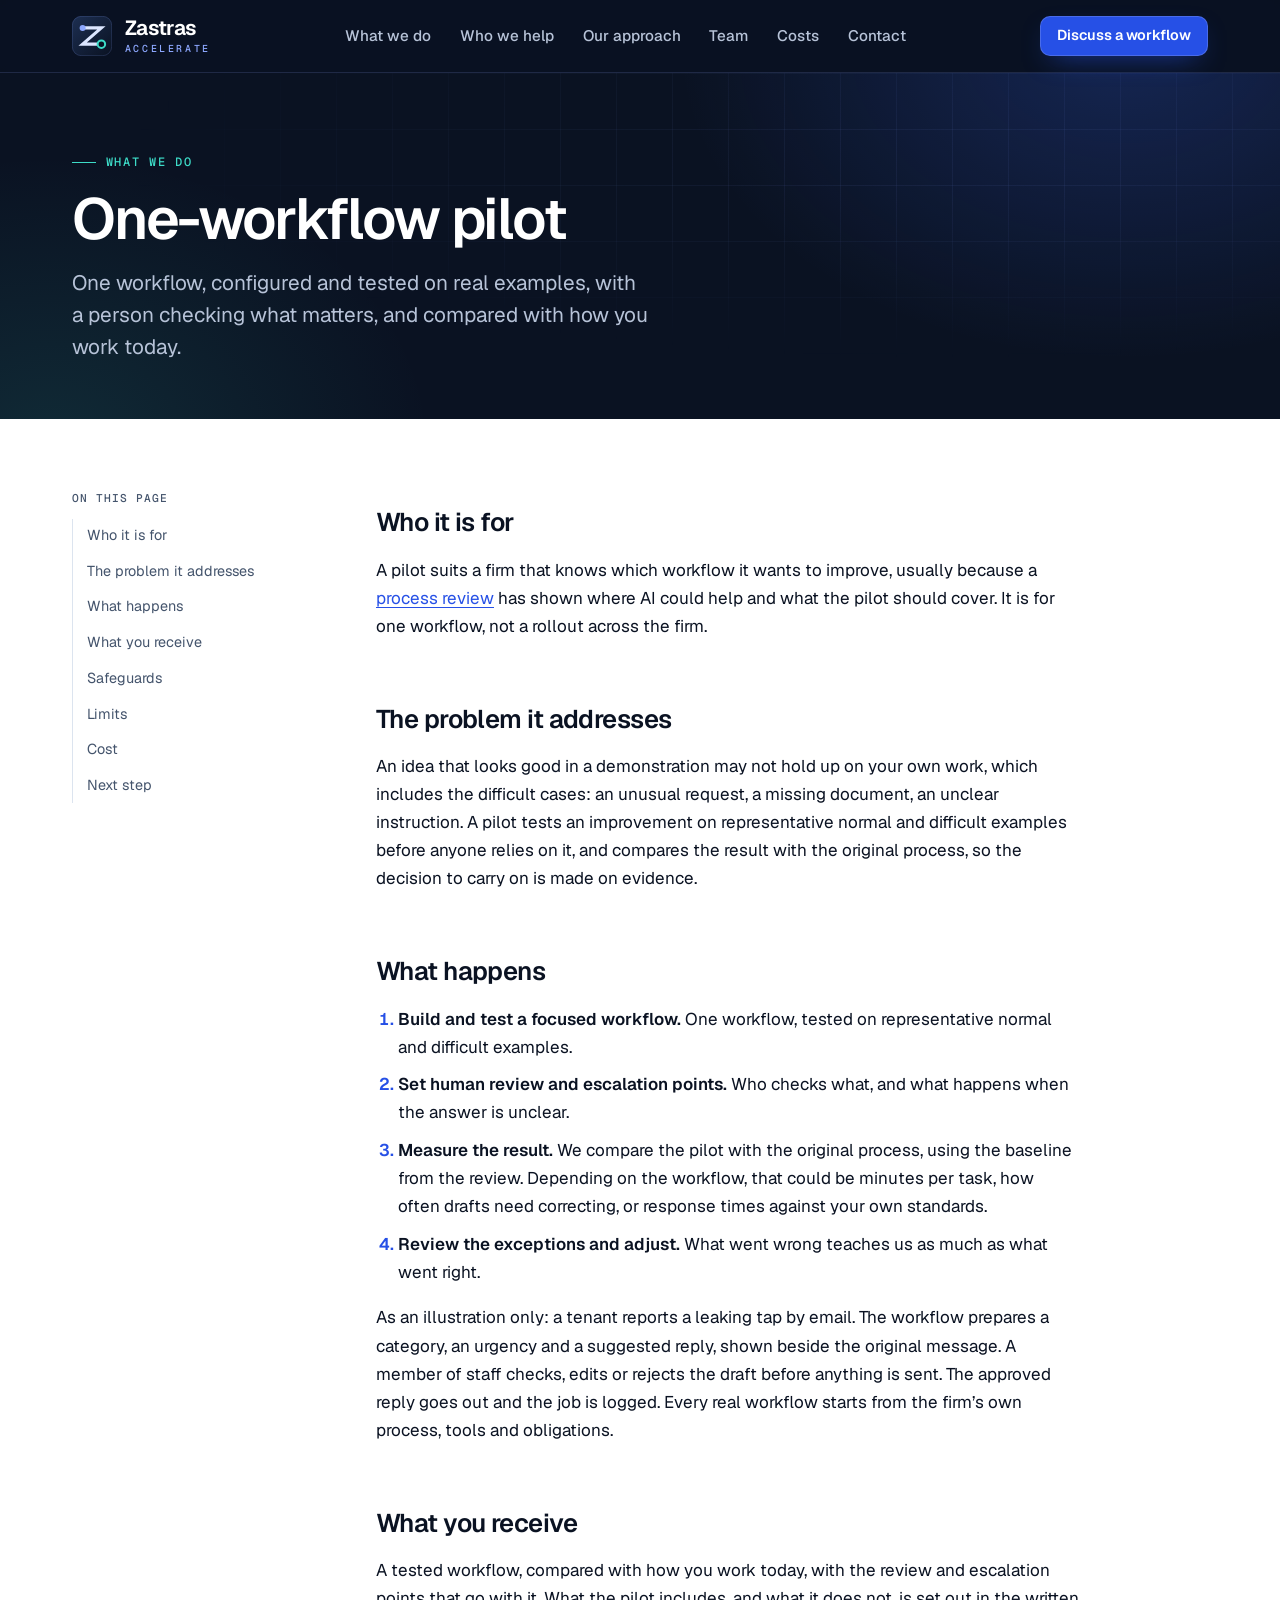
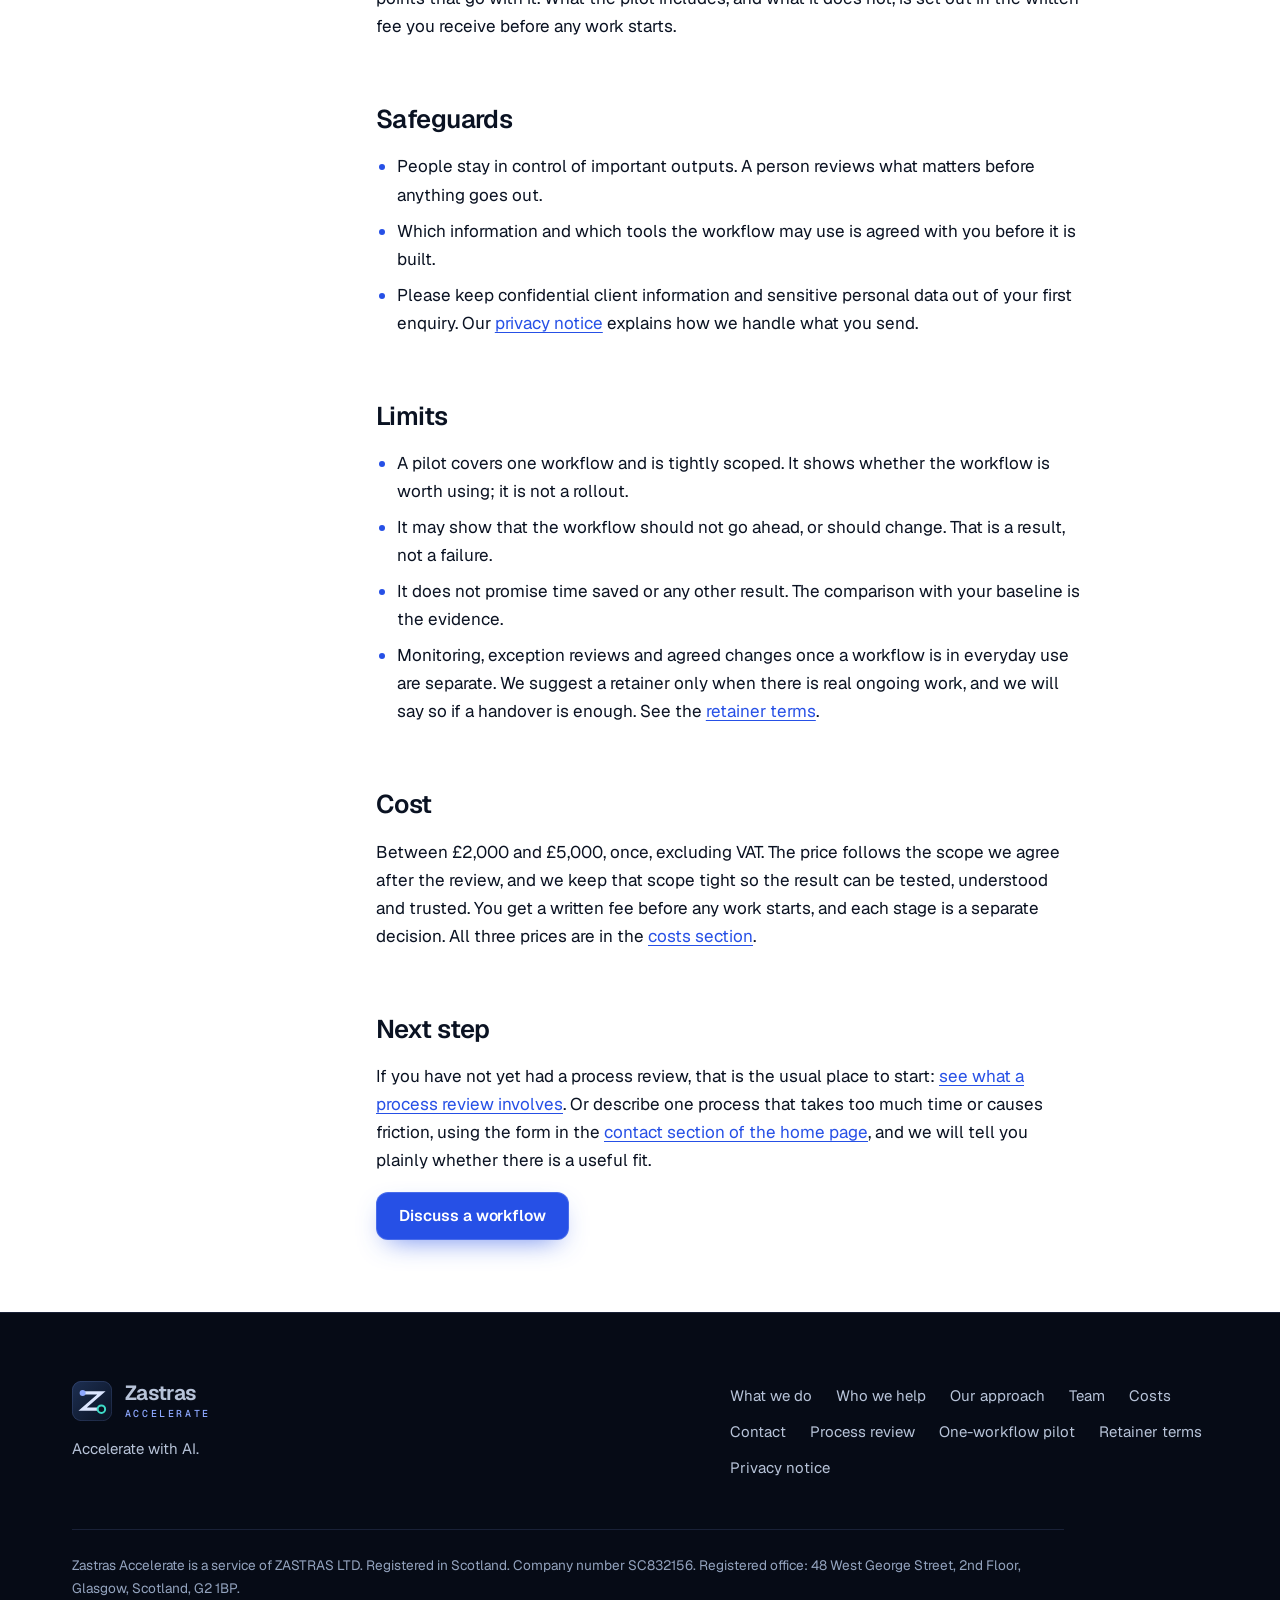
<file: site/one-workflow-pilot/index.html>
<!doctype html>
<html lang="en-GB">
<head>
  <meta charset="utf-8">
  <meta name="viewport" content="width=device-width, initial-scale=1">
  <title>One-workflow AI pilot, tested on real examples | Zastras Accelerate</title>
  <meta name="description" content="A tested AI pilot for one workflow, with a person checking what matters, compared with how you work today. What happens, what you get and where it stops.">
  <link rel="canonical" href="https://zastras.uk/one-workflow-pilot/">

  <meta name="referrer" content="strict-origin-when-cross-origin">
  <meta name="theme-color" content="#0a1222">

  <link rel="icon" href="../assets/img/favicon.svg" type="image/svg+xml">
  <link rel="icon" href="../favicon.ico" sizes="32x32">
  <link rel="apple-touch-icon" href="../assets/img/apple-touch-icon.png">

  <meta property="og:type" content="website">
  <meta property="og:site_name" content="Zastras Accelerate">
  <meta property="og:locale" content="en_GB">
  <meta property="og:title" content="One-workflow pilot: tested, with a person checking what matters">
  <meta property="og:description" content="One workflow, configured and tested on real examples and compared with how you work today.">
  <meta property="og:url" content="https://zastras.uk/one-workflow-pilot/">
  <meta property="og:image" content="https://zastras.uk/assets/img/og-image.png">
  <meta property="og:image:width" content="1200">
  <meta property="og:image:height" content="630">
  <meta property="og:image:alt" content="Zastras Accelerate: AI that earns its place in your business.">
  <meta name="twitter:card" content="summary_large_image">

  <script type="application/ld+json">
  {
    "@context": "https://schema.org",
    "@type": "Service",
    "name": "One-workflow pilot",
    "serviceType": "AI pilot",
    "description": "One workflow, configured and tested on real examples, with a person checking what matters, and compared with how you work today.",
    "url": "https://zastras.uk/one-workflow-pilot/",
    "provider": {
      "@type": "Organization",
      "name": "Zastras Accelerate",
      "legalName": "ZASTRAS LTD",
      "url": "https://zastras.uk/"
    }
  }
  </script>

  <link rel="preload" href="../assets/fonts/geist-latin-wght.woff2" as="font" type="font/woff2" crossorigin>
  <link rel="stylesheet" href="../assets/css/main.css">
  <script>document.documentElement.classList.add("js");</script>
  <script src="../assets/js/main.js" defer></script>
</head>
<body>
  <svg width="0" height="0" style="position:absolute" aria-hidden="true" focusable="false">
    <defs>
      <linearGradient id="zp-tile" x1="0" y1="0" x2="1" y2="1">
        <stop offset="0" stop-color="#1D2F52"/>
        <stop offset="1" stop-color="#0A1222"/>
      </linearGradient>
    </defs>
    <symbol id="zp-mark" viewBox="0 0 64 64">
      <rect width="64" height="64" rx="15" fill="url(#zp-tile)"/>
      <rect x=".5" y=".5" width="63" height="63" rx="14.5" fill="none" stroke="#8DA8FF" stroke-opacity=".28"/>
      <path d="M17 19H47L17 45H47" fill="none" stroke="#DCE6FF" stroke-width="5" stroke-linejoin="miter"/>
      <circle cx="17" cy="19" r="4.8" fill="#8DA8FF"/>
      <circle cx="47" cy="45" r="6" fill="#0A1222" stroke="#3DDCC8" stroke-width="3.2"/>
    </symbol>
  </svg>

  <a class="skip-link" href="#main">Skip to main content</a>

  <header class="site-header on-dark">
    <div class="container site-header__inner">
      <a class="brand" href="../" aria-label="Zastras Accelerate, home page">
        <svg class="brand__mark" viewBox="0 0 64 64" aria-hidden="true" focusable="false"><use href="#zp-mark"/></svg>
        <span class="brand__text">
          <span class="brand__name">Zastras</span>
          <span class="brand__sub">Accelerate</span>
        </span>
      </a>

      <button class="nav-toggle" type="button" aria-expanded="false" aria-controls="site-nav">
        <span class="nav-toggle__bars" aria-hidden="true"><i></i></span>
        <span>Menu</span>
      </button>

      <nav class="site-nav" id="site-nav" aria-label="Primary">
        <ul>
          <li><a href="../#what-we-do">What we do</a></li>
          <li><a href="../#who-we-help">Who we help</a></li>
          <li><a href="../#approach">Our approach</a></li>
          <li><a href="../#team">Team</a></li>
          <li><a href="../#costs">Costs</a></li>
          <li><a href="../#contact">Contact</a></li>
        </ul>
      </nav>

      <a class="btn btn--primary btn--sm site-header__cta" href="../#contact">Discuss a workflow</a>
    </div>
  </header>

  <main id="main">
    <section class="section section--dark texture page-hero on-dark" aria-labelledby="page-title">
      <div class="container page-hero__inner">
        <p class="eyebrow">What we do</p>
        <h1 id="page-title">One-workflow pilot</h1>
        <p class="lead">One workflow, configured and tested on real examples, with a person checking what matters, and compared with how you work today.</p>
      </div>
    </section>

    <div class="section--white">
      <div class="container prose-wrap">
        <nav class="toc" aria-labelledby="toc-title">
          <p class="label" id="toc-title">On this page</p>
          <ol>
            <li><a href="#who-it-is-for">Who it is for</a></li>
            <li><a href="#the-problem">The problem it addresses</a></li>
            <li><a href="#what-happens">What happens</a></li>
            <li><a href="#what-you-receive">What you receive</a></li>
            <li><a href="#safeguards">Safeguards</a></li>
            <li><a href="#limits">Limits</a></li>
            <li><a href="#cost">Cost</a></li>
            <li><a href="#next-step">Next step</a></li>
          </ol>
        </nav>

        <div class="prose">
          <h2 id="who-it-is-for">Who it is for</h2>
          <p>A pilot suits a firm that knows which workflow it wants to improve, usually because a <a href="../process-review/">process review</a> has shown where AI could help and what the pilot should cover. It is for one workflow, not a rollout across the firm.</p>

          <h2 id="the-problem">The problem it addresses</h2>
          <p>An idea that looks good in a demonstration may not hold up on your own work, which includes the difficult cases: an unusual request, a missing document, an unclear instruction. A pilot tests an improvement on representative normal and difficult examples before anyone relies on it, and compares the result with the original process, so the decision to carry on is made on evidence.</p>

          <h2 id="what-happens">What happens</h2>
          <ol>
            <li><strong>Build and test a focused workflow.</strong> One workflow, tested on representative normal and difficult examples.</li>
            <li><strong>Set human review and escalation points.</strong> Who checks what, and what happens when the answer is unclear.</li>
            <li><strong>Measure the result.</strong> We compare the pilot with the original process, using the baseline from the review. Depending on the workflow, that could be minutes per task, how often drafts need correcting, or response times against your own standards.</li>
            <li><strong>Review the exceptions and adjust.</strong> What went wrong teaches us as much as what went right.</li>
          </ol>
          <p>As an illustration only: a tenant reports a leaking tap by email. The workflow prepares a category, an urgency and a suggested reply, shown beside the original message. A member of staff checks, edits or rejects the draft before anything is sent. The approved reply goes out and the job is logged. Every real workflow starts from the firm&rsquo;s own process, tools and obligations.</p>

          <h2 id="what-you-receive">What you receive</h2>
          <p>A tested workflow, compared with how you work today, with the review and escalation points that go with it. What the pilot includes, and what it does not, is set out in the written fee you receive before any work starts.</p>

          <h2 id="safeguards">Safeguards</h2>
          <ul>
            <li>People stay in control of important outputs. A person reviews what matters before anything goes out.</li>
            <li>Which information and which tools the workflow may use is agreed with you before it is built.</li>
            <li>Please keep confidential client information and sensitive personal data out of your first enquiry. Our <a href="../privacy/">privacy notice</a> explains how we handle what you send.</li>
          </ul>

          <h2 id="limits">Limits</h2>
          <ul>
            <li>A pilot covers one workflow and is tightly scoped. It shows whether the workflow is worth using; it is not a rollout.</li>
            <li>It may show that the workflow should not go ahead, or should change. That is a result, not a failure.</li>
            <li>It does not promise time saved or any other result. The comparison with your baseline is the evidence.</li>
            <li>Monitoring, exception reviews and agreed changes once a workflow is in everyday use are separate. We suggest a retainer only when there is real ongoing work, and we will say so if a handover is enough. See the <a href="../retainer/">retainer terms</a>.</li>
          </ul>

          <h2 id="cost">Cost</h2>
          <p>Between &pound;2,000 and &pound;5,000, once, excluding VAT. The price follows the scope we agree after the review, and we keep that scope tight so the result can be tested, understood and trusted. You get a written fee before any work starts, and each stage is a separate decision. All three prices are in the <a href="../#costs">costs section</a>.</p>

          <h2 id="next-step">Next step</h2>
          <p>If you have not yet had a process review, that is the usual place to start: <a href="../process-review/">see what a process review involves</a>. Or describe one process that takes too much time or causes friction, using the form in the <a href="../#contact">contact section of the home page</a>, and we will tell you plainly whether there is a useful fit.</p>
          <p><a class="btn btn--primary" href="../#contact">Discuss a workflow</a></p>
        </div>
      </div>
    </div>
  </main>

  <footer class="site-footer on-dark">
    <div class="container">
      <div class="footer__grid">
        <div class="footer__brand">
          <a class="brand" href="../" aria-label="Zastras Accelerate, home page">
            <svg class="brand__mark" viewBox="0 0 64 64" aria-hidden="true" focusable="false"><use href="#zp-mark"/></svg>
            <span class="brand__text">
              <span class="brand__name">Zastras</span>
              <span class="brand__sub">Accelerate</span>
            </span>
          </a>
          <p class="footer__tag">Accelerate with AI.</p>
        </div>
        <nav class="footer__nav" aria-label="Footer">
          <ul>
            <li><a href="../#what-we-do">What we do</a></li>
            <li><a href="../#who-we-help">Who we help</a></li>
            <li><a href="../#approach">Our approach</a></li>
            <li><a href="../#team">Team</a></li>
            <li><a href="../#costs">Costs</a></li>
            <li><a href="../#contact">Contact</a></li>
            <li><a href="../process-review/">Process review</a></li>
            <li><a href="./" aria-current="page">One-workflow pilot</a></li>
            <li><a href="../retainer/">Retainer terms</a></li>
            <li><a href="../privacy/">Privacy notice</a></li>
          </ul>
        </nav>
      </div>
      <p class="footer__legal">Zastras Accelerate is a service of ZASTRAS LTD. Registered in Scotland. Company number SC832156. Registered office: 48 West George Street, 2nd Floor, Glasgow, Scotland, G2 1BP.</p>
    </div>
  </footer>
</body>
</html>
</file>
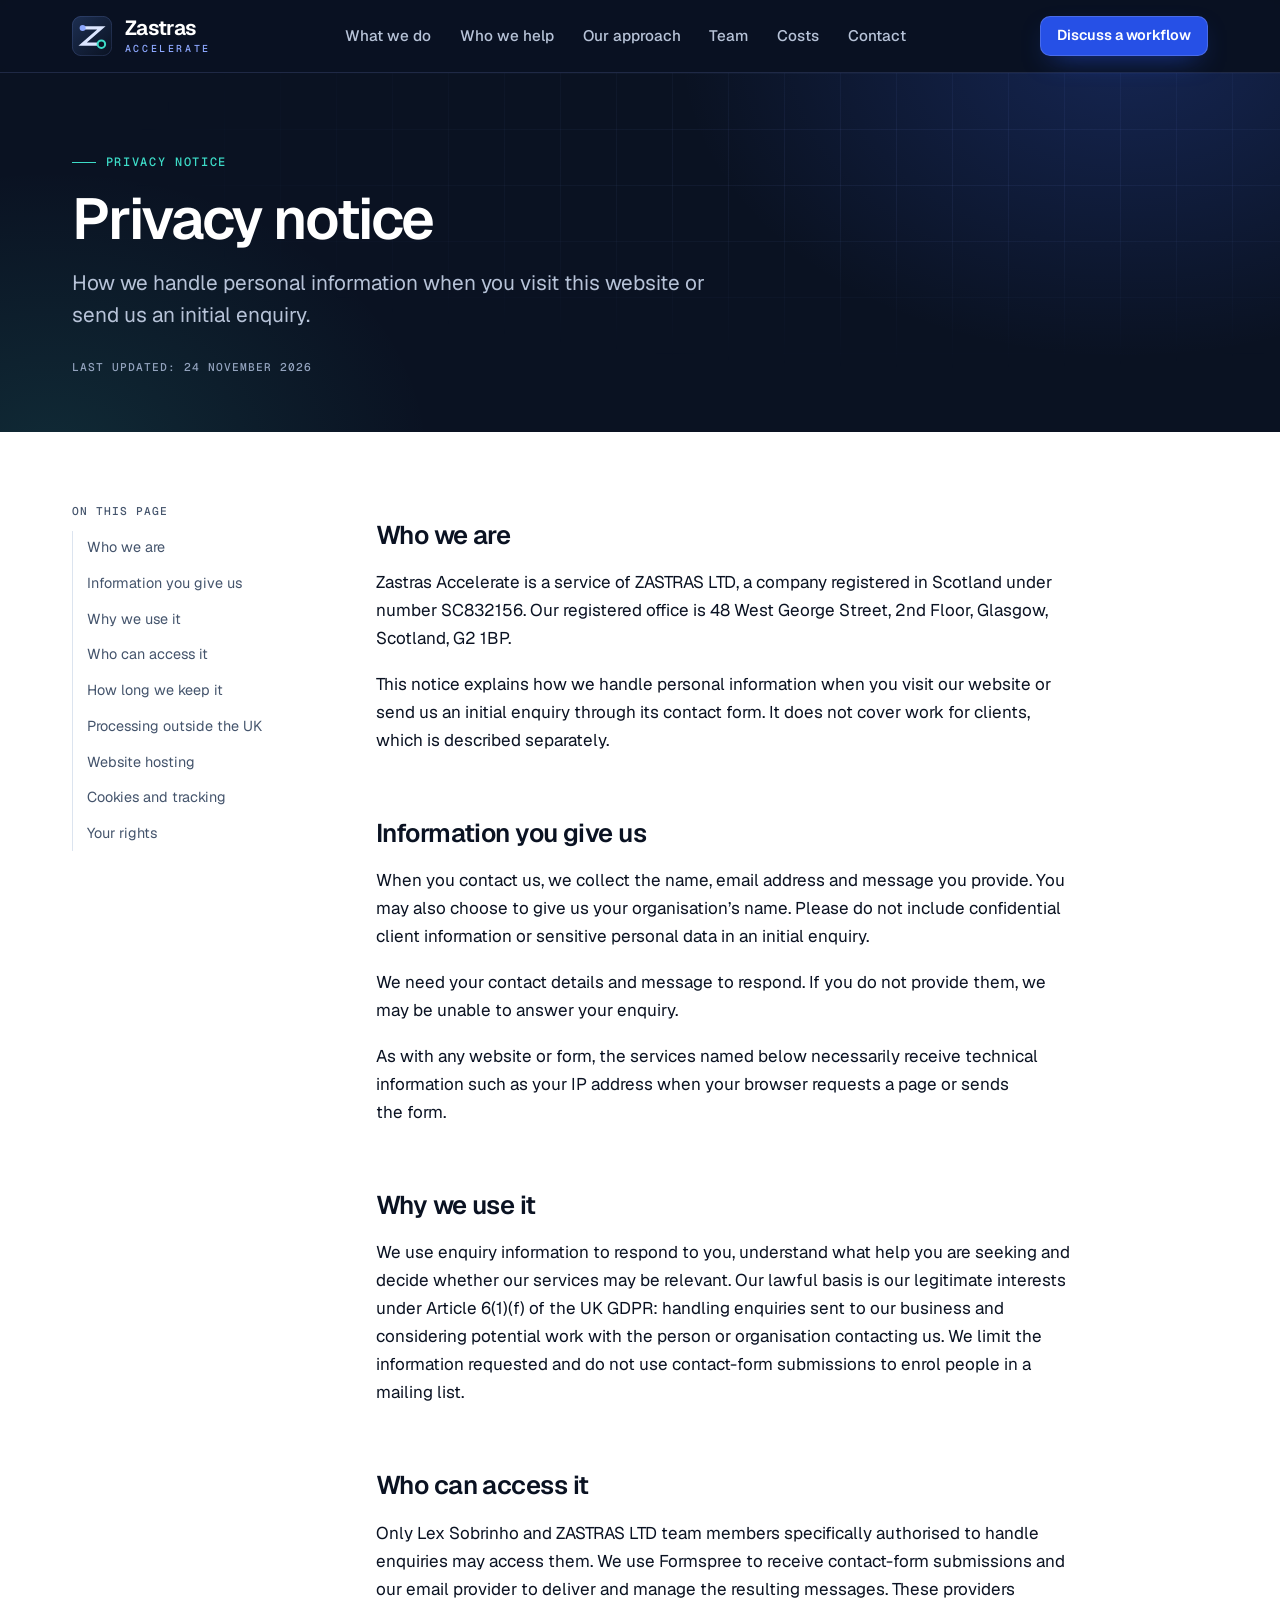
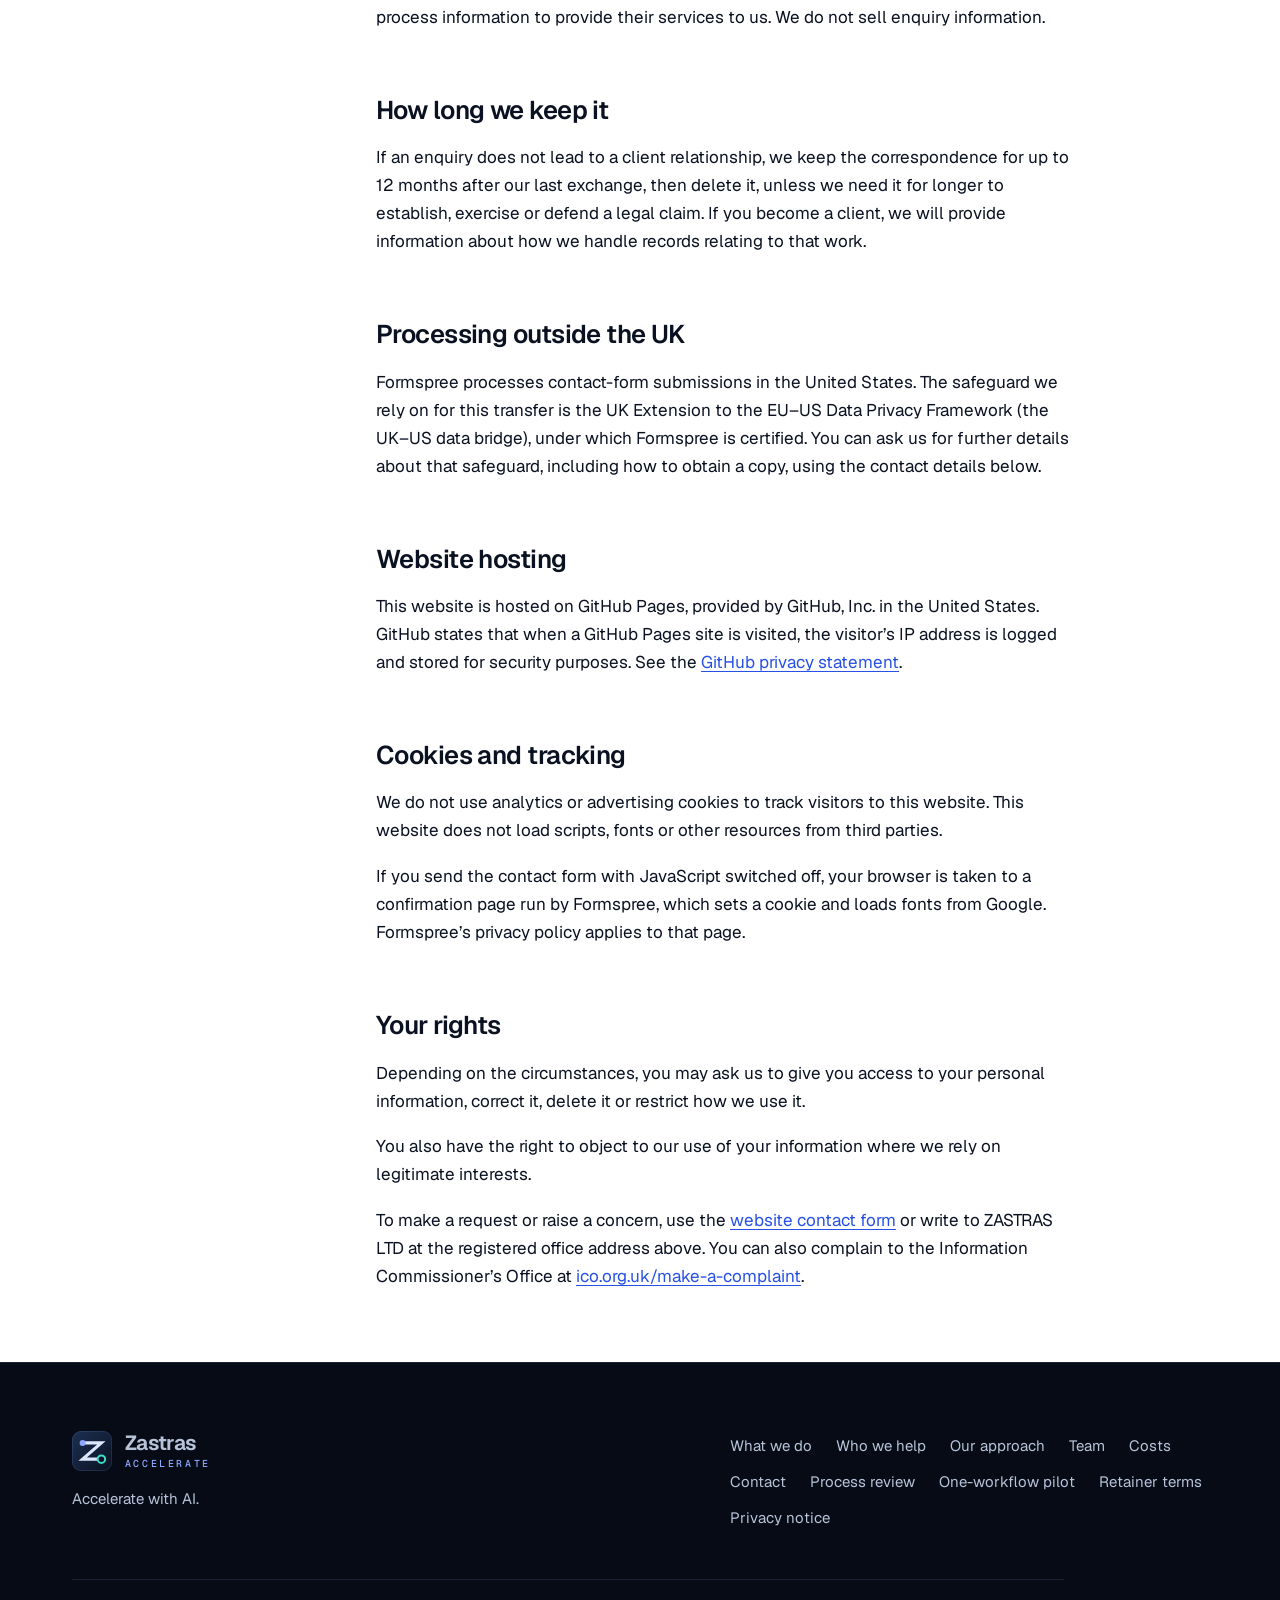
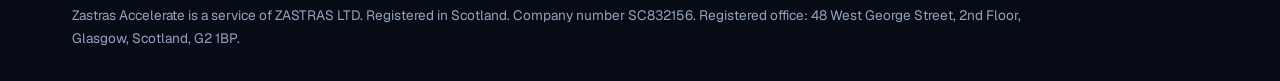
<file: site/privacy/index.html>
<!doctype html>
<html lang="en-GB">
<head>
  <meta charset="utf-8">
  <meta name="viewport" content="width=device-width, initial-scale=1">
  <title>Privacy notice | Zastras Accelerate</title>
  <meta name="description" content="How ZASTRAS LTD, trading as Zastras Accelerate, handles personal information when you visit this website or send an enquiry.">
  <link rel="canonical" href="https://zastras.uk/privacy/">

  <meta name="referrer" content="strict-origin-when-cross-origin">
  <meta name="theme-color" content="#0a1222">

  <link rel="icon" href="../assets/img/favicon.svg" type="image/svg+xml">
  <link rel="icon" href="../favicon.ico" sizes="32x32">
  <link rel="apple-touch-icon" href="../assets/img/apple-touch-icon.png">

  <meta property="og:type" content="website">
  <meta property="og:site_name" content="Zastras Accelerate">
  <meta property="og:locale" content="en_GB">
  <meta property="og:title" content="Privacy notice | Zastras Accelerate">
  <meta property="og:description" content="How we handle the details you send through the website contact form.">
  <meta property="og:url" content="https://zastras.uk/privacy/">
  <meta property="og:image" content="https://zastras.uk/assets/img/og-image.png">
  <meta property="og:image:width" content="1200">
  <meta property="og:image:height" content="630">
  <meta property="og:image:alt" content="Zastras Accelerate: AI that earns its place in your business.">
  <meta name="twitter:card" content="summary_large_image">

  <link rel="preload" href="../assets/fonts/geist-latin-wght.woff2" as="font" type="font/woff2" crossorigin>
  <link rel="stylesheet" href="../assets/css/main.css">
  <script>document.documentElement.classList.add("js");</script>
  <script src="../assets/js/main.js" defer></script>
</head>
<body>
  <svg width="0" height="0" style="position:absolute" aria-hidden="true" focusable="false">
    <defs>
      <linearGradient id="zp-tile" x1="0" y1="0" x2="1" y2="1">
        <stop offset="0" stop-color="#1D2F52"/>
        <stop offset="1" stop-color="#0A1222"/>
      </linearGradient>
    </defs>
    <symbol id="zp-mark" viewBox="0 0 64 64">
      <rect width="64" height="64" rx="15" fill="url(#zp-tile)"/>
      <rect x=".5" y=".5" width="63" height="63" rx="14.5" fill="none" stroke="#8DA8FF" stroke-opacity=".28"/>
      <path d="M17 19H47L17 45H47" fill="none" stroke="#DCE6FF" stroke-width="5" stroke-linejoin="miter"/>
      <circle cx="17" cy="19" r="4.8" fill="#8DA8FF"/>
      <circle cx="47" cy="45" r="6" fill="#0A1222" stroke="#3DDCC8" stroke-width="3.2"/>
    </symbol>
  </svg>

  <a class="skip-link" href="#main">Skip to main content</a>

  <header class="site-header on-dark">
    <div class="container site-header__inner">
      <a class="brand" href="../" aria-label="Zastras Accelerate, home page">
        <svg class="brand__mark" viewBox="0 0 64 64" aria-hidden="true" focusable="false"><use href="#zp-mark"/></svg>
        <span class="brand__text">
          <span class="brand__name">Zastras</span>
          <span class="brand__sub">Accelerate</span>
        </span>
      </a>

      <button class="nav-toggle" type="button" aria-expanded="false" aria-controls="site-nav">
        <span class="nav-toggle__bars" aria-hidden="true"><i></i></span>
        <span>Menu</span>
      </button>

      <nav class="site-nav" id="site-nav" aria-label="Primary">
        <ul>
          <li><a href="../#what-we-do">What we do</a></li>
          <li><a href="../#who-we-help">Who we help</a></li>
          <li><a href="../#approach">Our approach</a></li>
          <li><a href="../#team">Team</a></li>
          <li><a href="../#costs">Costs</a></li>
          <li><a href="../#contact">Contact</a></li>
        </ul>
      </nav>

      <a class="btn btn--primary btn--sm site-header__cta" href="../#contact">Discuss a workflow</a>
    </div>
  </header>

  <main id="main">
    <section class="section section--dark texture page-hero on-dark" aria-labelledby="privacy-title">
      <div class="container page-hero__inner">
        <p class="eyebrow">Privacy notice</p>
        <h1 id="privacy-title">Privacy notice</h1>
        <p class="lead">How we handle personal information when you visit this website or send us an initial enquiry.</p>
        <p class="label">Last updated: 24 November 2026</p>
      </div>
    </section>

    <div class="section--white">
      <div class="container prose-wrap">
        <nav class="toc" aria-labelledby="toc-title">
          <p class="label" id="toc-title">On this page</p>
          <ol>
            <li><a href="#who-we-are">Who we are</a></li>
            <li><a href="#information-you-give-us">Information you give us</a></li>
            <li><a href="#why-we-use-it">Why we use it</a></li>
            <li><a href="#who-can-access-it">Who can access it</a></li>
            <li><a href="#how-long-we-keep-it">How long we keep it</a></li>
            <li><a href="#outside-the-uk">Processing outside the UK</a></li>
            <li><a href="#website-hosting">Website hosting</a></li>
            <li><a href="#cookies">Cookies and tracking</a></li>
            <li><a href="#your-rights">Your rights</a></li>
          </ol>
        </nav>

        <div class="prose">
          <h2 id="who-we-are">Who we are</h2>
          <p>Zastras Accelerate is a service of ZASTRAS LTD, a company registered in Scotland under number SC832156. Our registered office is 48 West George Street, 2nd Floor, Glasgow, Scotland, G2 1BP.</p>
          <p>This notice explains how we handle personal information when you visit our website or send us an initial enquiry through its contact form. It does not cover work for clients, which is described separately.</p>

          <h2 id="information-you-give-us">Information you give us</h2>
          <p>When you contact us, we collect the name, email address and message you provide. You may also choose to give us your organisation&rsquo;s name. Please do not include confidential client information or sensitive personal data in an initial enquiry.</p>
          <p>We need your contact details and message to respond. If you do not provide them, we may be unable to answer your enquiry.</p>
          <p>As with any website or form, the services named below necessarily receive technical information such as your IP address when your browser requests a page or sends the form.</p>

          <h2 id="why-we-use-it">Why we use it</h2>
          <p>We use enquiry information to respond to you, understand what help you are seeking and decide whether our services may be relevant. Our lawful basis is our legitimate interests under Article 6(1)(f) of the UK GDPR: handling enquiries sent to our business and considering potential work with the person or organisation contacting us. We limit the information requested and do not use contact-form submissions to enrol people in a mailing list.</p>

          <h2 id="who-can-access-it">Who can access it</h2>
          <p>Only Lex Sobrinho and ZASTRAS LTD team members specifically authorised to handle enquiries may access them. We use Formspree to receive contact-form submissions and our email provider to deliver and manage the resulting messages. These providers process information to provide their services to us. We do not sell enquiry information.</p>

          <h2 id="how-long-we-keep-it">How long we keep it</h2>
          <p>If an enquiry does not lead to a client relationship, we keep the correspondence for up to 12 months after our last exchange, then delete it, unless we need it for longer to establish, exercise or defend a legal claim. If you become a client, we will provide information about how we handle records relating to that work.</p>

          <h2 id="outside-the-uk">Processing outside the UK</h2>
          <p>Formspree processes contact-form submissions in the United States. The safeguard we rely on for this transfer is the UK Extension to the EU&ndash;US Data Privacy Framework (the UK&ndash;US data bridge), under which Formspree is certified. You can ask us for further details about that safeguard, including how to obtain a copy, using the contact details below.</p>

          <h2 id="website-hosting">Website hosting</h2>
          <p>This website is hosted on GitHub Pages, provided by GitHub, Inc. in the United States. GitHub states that when a GitHub Pages site is visited, the visitor&rsquo;s IP address is logged and stored for security purposes. See the <a href="https://docs.github.com/en/site-policy/privacy-policies/github-general-privacy-statement">GitHub privacy statement</a>.</p>

          <h2 id="cookies">Cookies and tracking</h2>
          <p>We do not use analytics or advertising cookies to track visitors to this website. This website does not load scripts, fonts or other resources from third parties.</p>
          <p>If you send the contact form with JavaScript switched off, your browser is taken to a confirmation page run by Formspree, which sets a cookie and loads fonts from Google. Formspree&rsquo;s privacy policy applies to that page.</p>

          <h2 id="your-rights">Your rights</h2>
          <p>Depending on the circumstances, you may ask us to give you access to your personal information, correct it, delete it or restrict how we use it.</p>
          <p>You also have the right to object to our use of your information where we rely on legitimate interests.</p>
          <p>To make a request or raise a concern, use the <a href="../#contact">website contact form</a> or write to ZASTRAS LTD at the registered office address above. You can also complain to the Information Commissioner&rsquo;s Office at <a href="https://ico.org.uk/make-a-complaint/">ico.org.uk/make-a-complaint</a>.</p>
        </div>
      </div>
    </div>
  </main>

  <footer class="site-footer on-dark">
    <div class="container">
      <div class="footer__grid">
        <div class="footer__brand">
          <a class="brand" href="../" aria-label="Zastras Accelerate, home page">
            <svg class="brand__mark" viewBox="0 0 64 64" aria-hidden="true" focusable="false"><use href="#zp-mark"/></svg>
            <span class="brand__text">
              <span class="brand__name">Zastras</span>
              <span class="brand__sub">Accelerate</span>
            </span>
          </a>
          <p class="footer__tag">Accelerate with AI.</p>
        </div>
        <nav class="footer__nav" aria-label="Footer">
          <ul>
            <li><a href="../#what-we-do">What we do</a></li>
            <li><a href="../#who-we-help">Who we help</a></li>
            <li><a href="../#approach">Our approach</a></li>
            <li><a href="../#team">Team</a></li>
            <li><a href="../#costs">Costs</a></li>
            <li><a href="../#contact">Contact</a></li>
            <li><a href="../process-review/">Process review</a></li>
            <li><a href="../one-workflow-pilot/">One-workflow pilot</a></li>
            <li><a href="../retainer/">Retainer terms</a></li>
            <li><a href="./" aria-current="page">Privacy notice</a></li>
          </ul>
        </nav>
      </div>
      <p class="footer__legal">Zastras Accelerate is a service of ZASTRAS LTD. Registered in Scotland. Company number SC832156. Registered office: 48 West George Street, 2nd Floor, Glasgow, Scotland, G2 1BP.</p>
    </div>
  </footer>
</body>
</html>
</file>
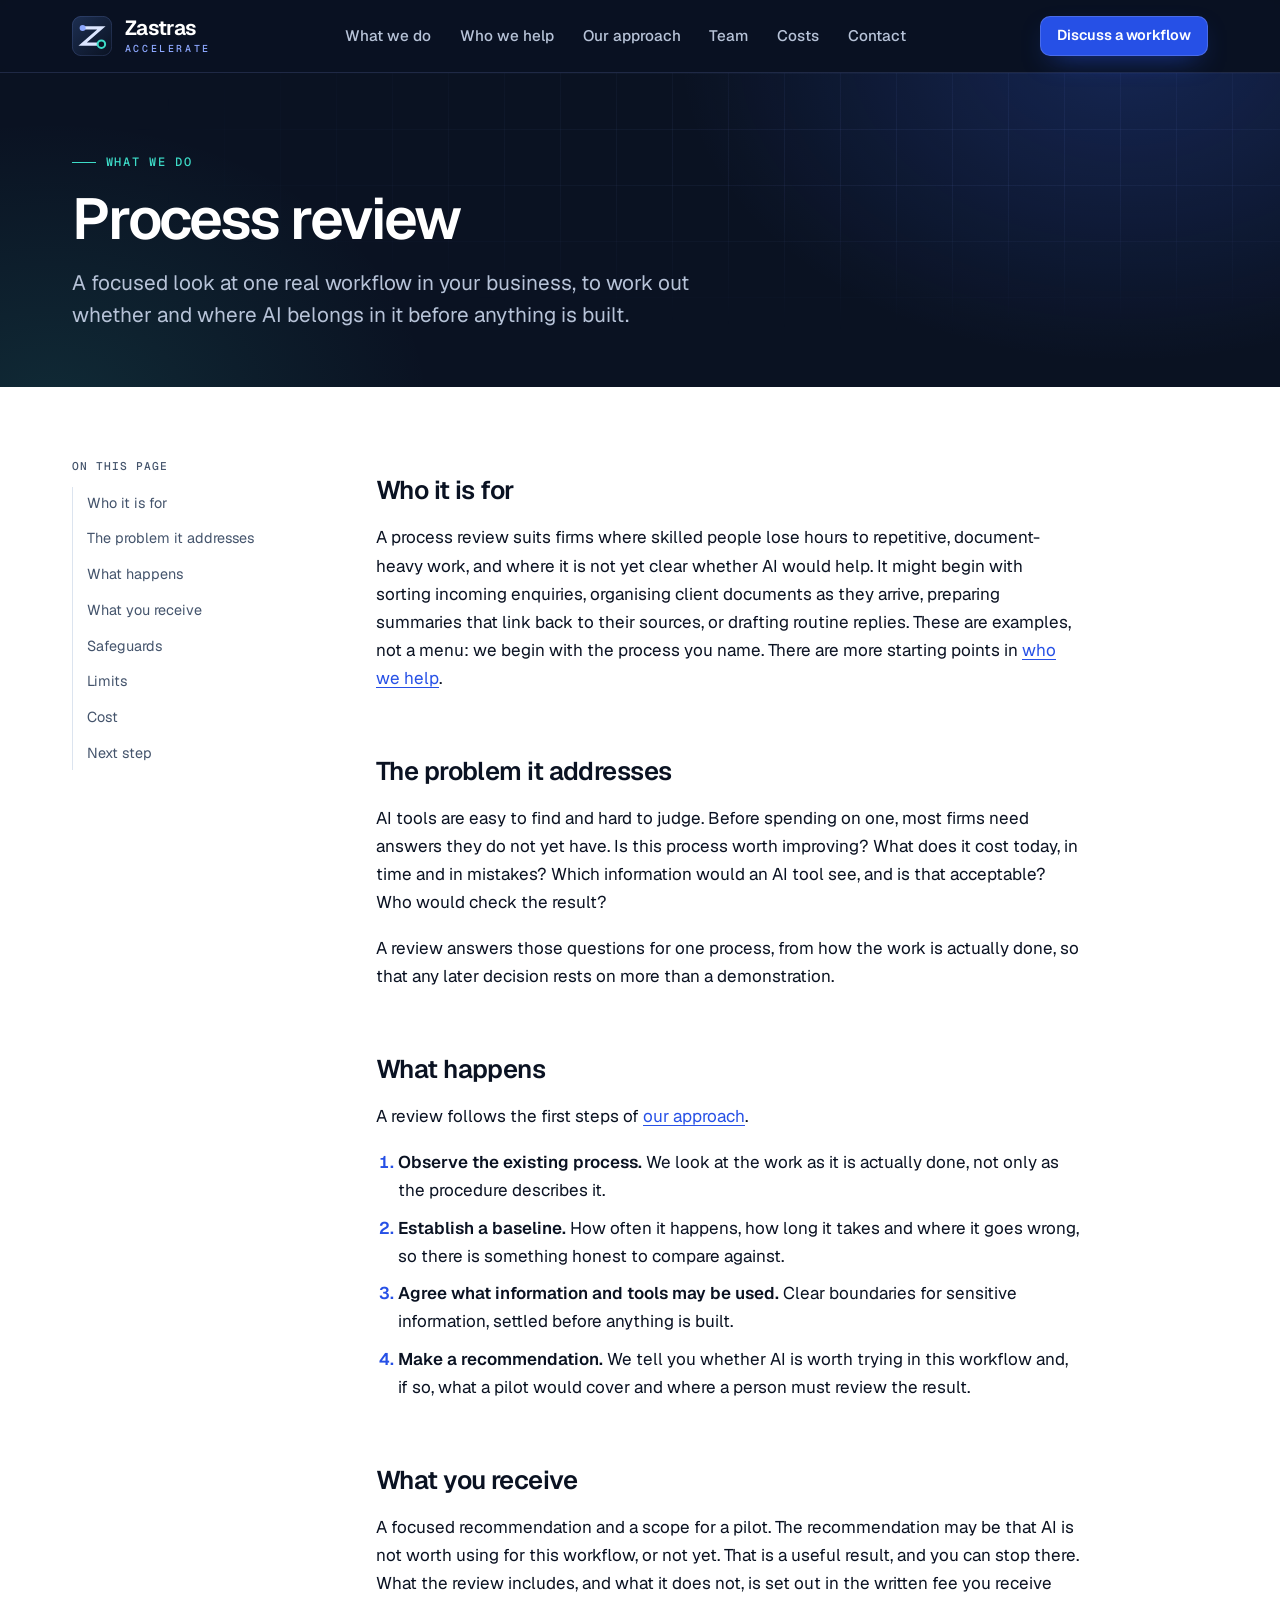
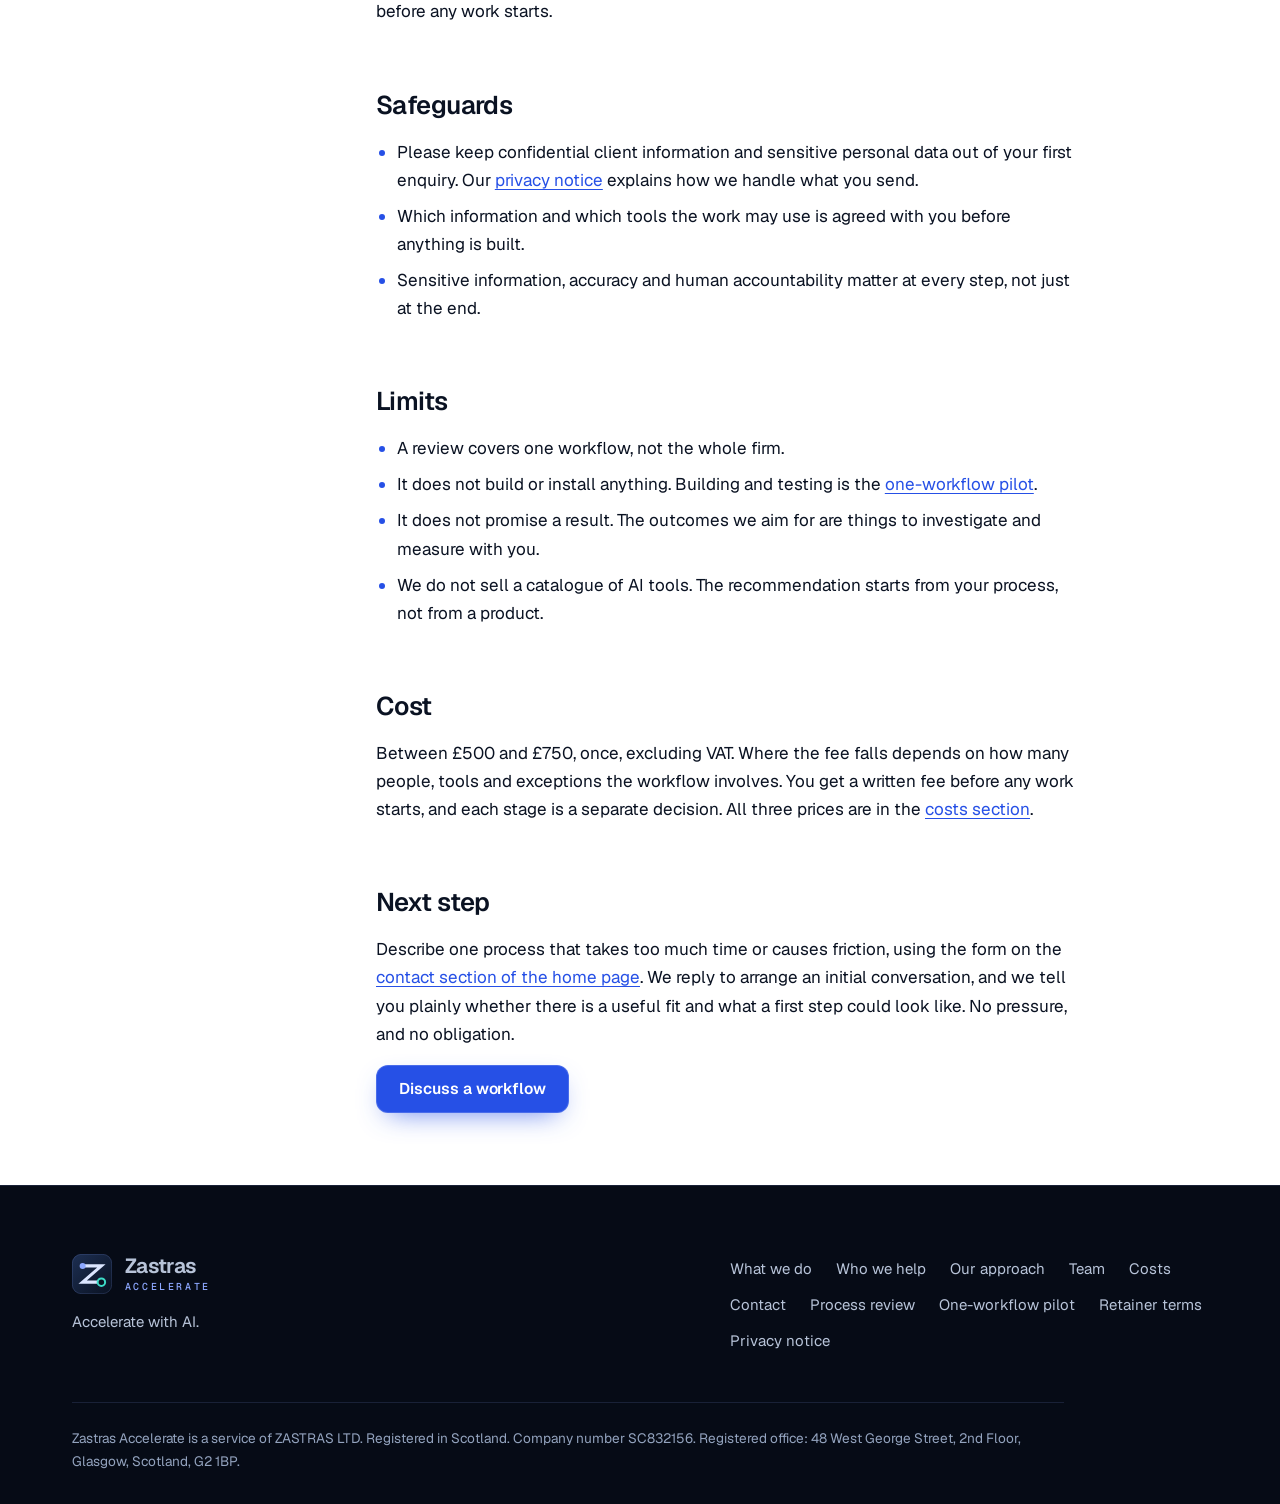
<file: site/process-review/index.html>
<!doctype html>
<html lang="en-GB">
<head>
  <meta charset="utf-8">
  <meta name="viewport" content="width=device-width, initial-scale=1">
  <title>AI process review for one workflow | Zastras Accelerate</title>
  <meta name="description" content="A focused review of one real workflow, ending in a recommendation and a pilot scope. Find out whether and where AI belongs in it before anything is built.">
  <link rel="canonical" href="https://zastras.uk/process-review/">

  <meta name="referrer" content="strict-origin-when-cross-origin">
  <meta name="theme-color" content="#0a1222">

  <link rel="icon" href="../assets/img/favicon.svg" type="image/svg+xml">
  <link rel="icon" href="../favicon.ico" sizes="32x32">
  <link rel="apple-touch-icon" href="../assets/img/apple-touch-icon.png">

  <meta property="og:type" content="website">
  <meta property="og:site_name" content="Zastras Accelerate">
  <meta property="og:locale" content="en_GB">
  <meta property="og:title" content="Process review: is AI worth using in this workflow?">
  <meta property="og:description" content="A focused review of one real workflow, ending in a recommendation and a pilot scope.">
  <meta property="og:url" content="https://zastras.uk/process-review/">
  <meta property="og:image" content="https://zastras.uk/assets/img/og-image.png">
  <meta property="og:image:width" content="1200">
  <meta property="og:image:height" content="630">
  <meta property="og:image:alt" content="Zastras Accelerate: AI that earns its place in your business.">
  <meta name="twitter:card" content="summary_large_image">

  <script type="application/ld+json">
  {
    "@context": "https://schema.org",
    "@type": "Service",
    "name": "Process review",
    "serviceType": "AI process review",
    "description": "A focused look at one real workflow in your business, to work out whether and where AI belongs in it before anything is built.",
    "url": "https://zastras.uk/process-review/",
    "provider": {
      "@type": "Organization",
      "name": "Zastras Accelerate",
      "legalName": "ZASTRAS LTD",
      "url": "https://zastras.uk/"
    }
  }
  </script>

  <link rel="preload" href="../assets/fonts/geist-latin-wght.woff2" as="font" type="font/woff2" crossorigin>
  <link rel="stylesheet" href="../assets/css/main.css">
  <script>document.documentElement.classList.add("js");</script>
  <script src="../assets/js/main.js" defer></script>
</head>
<body>
  <svg width="0" height="0" style="position:absolute" aria-hidden="true" focusable="false">
    <defs>
      <linearGradient id="zp-tile" x1="0" y1="0" x2="1" y2="1">
        <stop offset="0" stop-color="#1D2F52"/>
        <stop offset="1" stop-color="#0A1222"/>
      </linearGradient>
    </defs>
    <symbol id="zp-mark" viewBox="0 0 64 64">
      <rect width="64" height="64" rx="15" fill="url(#zp-tile)"/>
      <rect x=".5" y=".5" width="63" height="63" rx="14.5" fill="none" stroke="#8DA8FF" stroke-opacity=".28"/>
      <path d="M17 19H47L17 45H47" fill="none" stroke="#DCE6FF" stroke-width="5" stroke-linejoin="miter"/>
      <circle cx="17" cy="19" r="4.8" fill="#8DA8FF"/>
      <circle cx="47" cy="45" r="6" fill="#0A1222" stroke="#3DDCC8" stroke-width="3.2"/>
    </symbol>
  </svg>

  <a class="skip-link" href="#main">Skip to main content</a>

  <header class="site-header on-dark">
    <div class="container site-header__inner">
      <a class="brand" href="../" aria-label="Zastras Accelerate, home page">
        <svg class="brand__mark" viewBox="0 0 64 64" aria-hidden="true" focusable="false"><use href="#zp-mark"/></svg>
        <span class="brand__text">
          <span class="brand__name">Zastras</span>
          <span class="brand__sub">Accelerate</span>
        </span>
      </a>

      <button class="nav-toggle" type="button" aria-expanded="false" aria-controls="site-nav">
        <span class="nav-toggle__bars" aria-hidden="true"><i></i></span>
        <span>Menu</span>
      </button>

      <nav class="site-nav" id="site-nav" aria-label="Primary">
        <ul>
          <li><a href="../#what-we-do">What we do</a></li>
          <li><a href="../#who-we-help">Who we help</a></li>
          <li><a href="../#approach">Our approach</a></li>
          <li><a href="../#team">Team</a></li>
          <li><a href="../#costs">Costs</a></li>
          <li><a href="../#contact">Contact</a></li>
        </ul>
      </nav>

      <a class="btn btn--primary btn--sm site-header__cta" href="../#contact">Discuss a workflow</a>
    </div>
  </header>

  <main id="main">
    <section class="section section--dark texture page-hero on-dark" aria-labelledby="page-title">
      <div class="container page-hero__inner">
        <p class="eyebrow">What we do</p>
        <h1 id="page-title">Process review</h1>
        <p class="lead">A focused look at one real workflow in your business, to work out whether and where AI belongs in it before anything is built.</p>
      </div>
    </section>

    <div class="section--white">
      <div class="container prose-wrap">
        <nav class="toc" aria-labelledby="toc-title">
          <p class="label" id="toc-title">On this page</p>
          <ol>
            <li><a href="#who-it-is-for">Who it is for</a></li>
            <li><a href="#the-problem">The problem it addresses</a></li>
            <li><a href="#what-happens">What happens</a></li>
            <li><a href="#what-you-receive">What you receive</a></li>
            <li><a href="#safeguards">Safeguards</a></li>
            <li><a href="#limits">Limits</a></li>
            <li><a href="#cost">Cost</a></li>
            <li><a href="#next-step">Next step</a></li>
          </ol>
        </nav>

        <div class="prose">
          <h2 id="who-it-is-for">Who it is for</h2>
          <p>A process review suits firms where skilled people lose hours to repetitive, document-heavy work, and where it is not yet clear whether AI would help. It might begin with sorting incoming enquiries, organising client documents as they arrive, preparing summaries that link back to their sources, or drafting routine replies. These are examples, not a menu: we begin with the process you name. There are more starting points in <a href="../#who-we-help">who we help</a>.</p>

          <h2 id="the-problem">The problem it addresses</h2>
          <p>AI tools are easy to find and hard to judge. Before spending on one, most firms need answers they do not yet have. Is this process worth improving? What does it cost today, in time and in mistakes? Which information would an AI tool see, and is that acceptable? Who would check the result?</p>
          <p>A review answers those questions for one process, from how the work is actually done, so that any later decision rests on more than a demonstration.</p>

          <h2 id="what-happens">What happens</h2>
          <p>A review follows the first steps of <a href="../#approach">our approach</a>.</p>
          <ol>
            <li><strong>Observe the existing process.</strong> We look at the work as it is actually done, not only as the procedure describes it.</li>
            <li><strong>Establish a baseline.</strong> How often it happens, how long it takes and where it goes wrong, so there is something honest to compare against.</li>
            <li><strong>Agree what information and tools may be used.</strong> Clear boundaries for sensitive information, settled before anything is built.</li>
            <li><strong>Make a recommendation.</strong> We tell you whether AI is worth trying in this workflow and, if so, what a pilot would cover and where a person must review the result.</li>
          </ol>

          <h2 id="what-you-receive">What you receive</h2>
          <p>A focused recommendation and a scope for a pilot. The recommendation may be that AI is not worth using for this workflow, or not yet. That is a useful result, and you can stop there. What the review includes, and what it does not, is set out in the written fee you receive before any work starts.</p>

          <h2 id="safeguards">Safeguards</h2>
          <ul>
            <li>Please keep confidential client information and sensitive personal data out of your first enquiry. Our <a href="../privacy/">privacy notice</a> explains how we handle what you send.</li>
            <li>Which information and which tools the work may use is agreed with you before anything is built.</li>
            <li>Sensitive information, accuracy and human accountability matter at every step, not just at the end.</li>
          </ul>

          <h2 id="limits">Limits</h2>
          <ul>
            <li>A review covers one workflow, not the whole firm.</li>
            <li>It does not build or install anything. Building and testing is the <a href="../one-workflow-pilot/">one-workflow pilot</a>.</li>
            <li>It does not promise a result. The outcomes we aim for are things to investigate and measure with you.</li>
            <li>We do not sell a catalogue of AI tools. The recommendation starts from your process, not from a product.</li>
          </ul>

          <h2 id="cost">Cost</h2>
          <p>Between &pound;500 and &pound;750, once, excluding VAT. Where the fee falls depends on how many people, tools and exceptions the workflow involves. You get a written fee before any work starts, and each stage is a separate decision. All three prices are in the <a href="../#costs">costs section</a>.</p>

          <h2 id="next-step">Next step</h2>
          <p>Describe one process that takes too much time or causes friction, using the form on the <a href="../#contact">contact section of the home page</a>. We reply to arrange an initial conversation, and we tell you plainly whether there is a useful fit and what a first step could look like. No pressure, and no obligation.</p>
          <p><a class="btn btn--primary" href="../#contact">Discuss a workflow</a></p>
        </div>
      </div>
    </div>
  </main>

  <footer class="site-footer on-dark">
    <div class="container">
      <div class="footer__grid">
        <div class="footer__brand">
          <a class="brand" href="../" aria-label="Zastras Accelerate, home page">
            <svg class="brand__mark" viewBox="0 0 64 64" aria-hidden="true" focusable="false"><use href="#zp-mark"/></svg>
            <span class="brand__text">
              <span class="brand__name">Zastras</span>
              <span class="brand__sub">Accelerate</span>
            </span>
          </a>
          <p class="footer__tag">Accelerate with AI.</p>
        </div>
        <nav class="footer__nav" aria-label="Footer">
          <ul>
            <li><a href="../#what-we-do">What we do</a></li>
            <li><a href="../#who-we-help">Who we help</a></li>
            <li><a href="../#approach">Our approach</a></li>
            <li><a href="../#team">Team</a></li>
            <li><a href="../#costs">Costs</a></li>
            <li><a href="../#contact">Contact</a></li>
            <li><a href="./" aria-current="page">Process review</a></li>
            <li><a href="../one-workflow-pilot/">One-workflow pilot</a></li>
            <li><a href="../retainer/">Retainer terms</a></li>
            <li><a href="../privacy/">Privacy notice</a></li>
          </ul>
        </nav>
      </div>
      <p class="footer__legal">Zastras Accelerate is a service of ZASTRAS LTD. Registered in Scotland. Company number SC832156. Registered office: 48 West George Street, 2nd Floor, Glasgow, Scotland, G2 1BP.</p>
    </div>
  </footer>
</body>
</html>
</file>
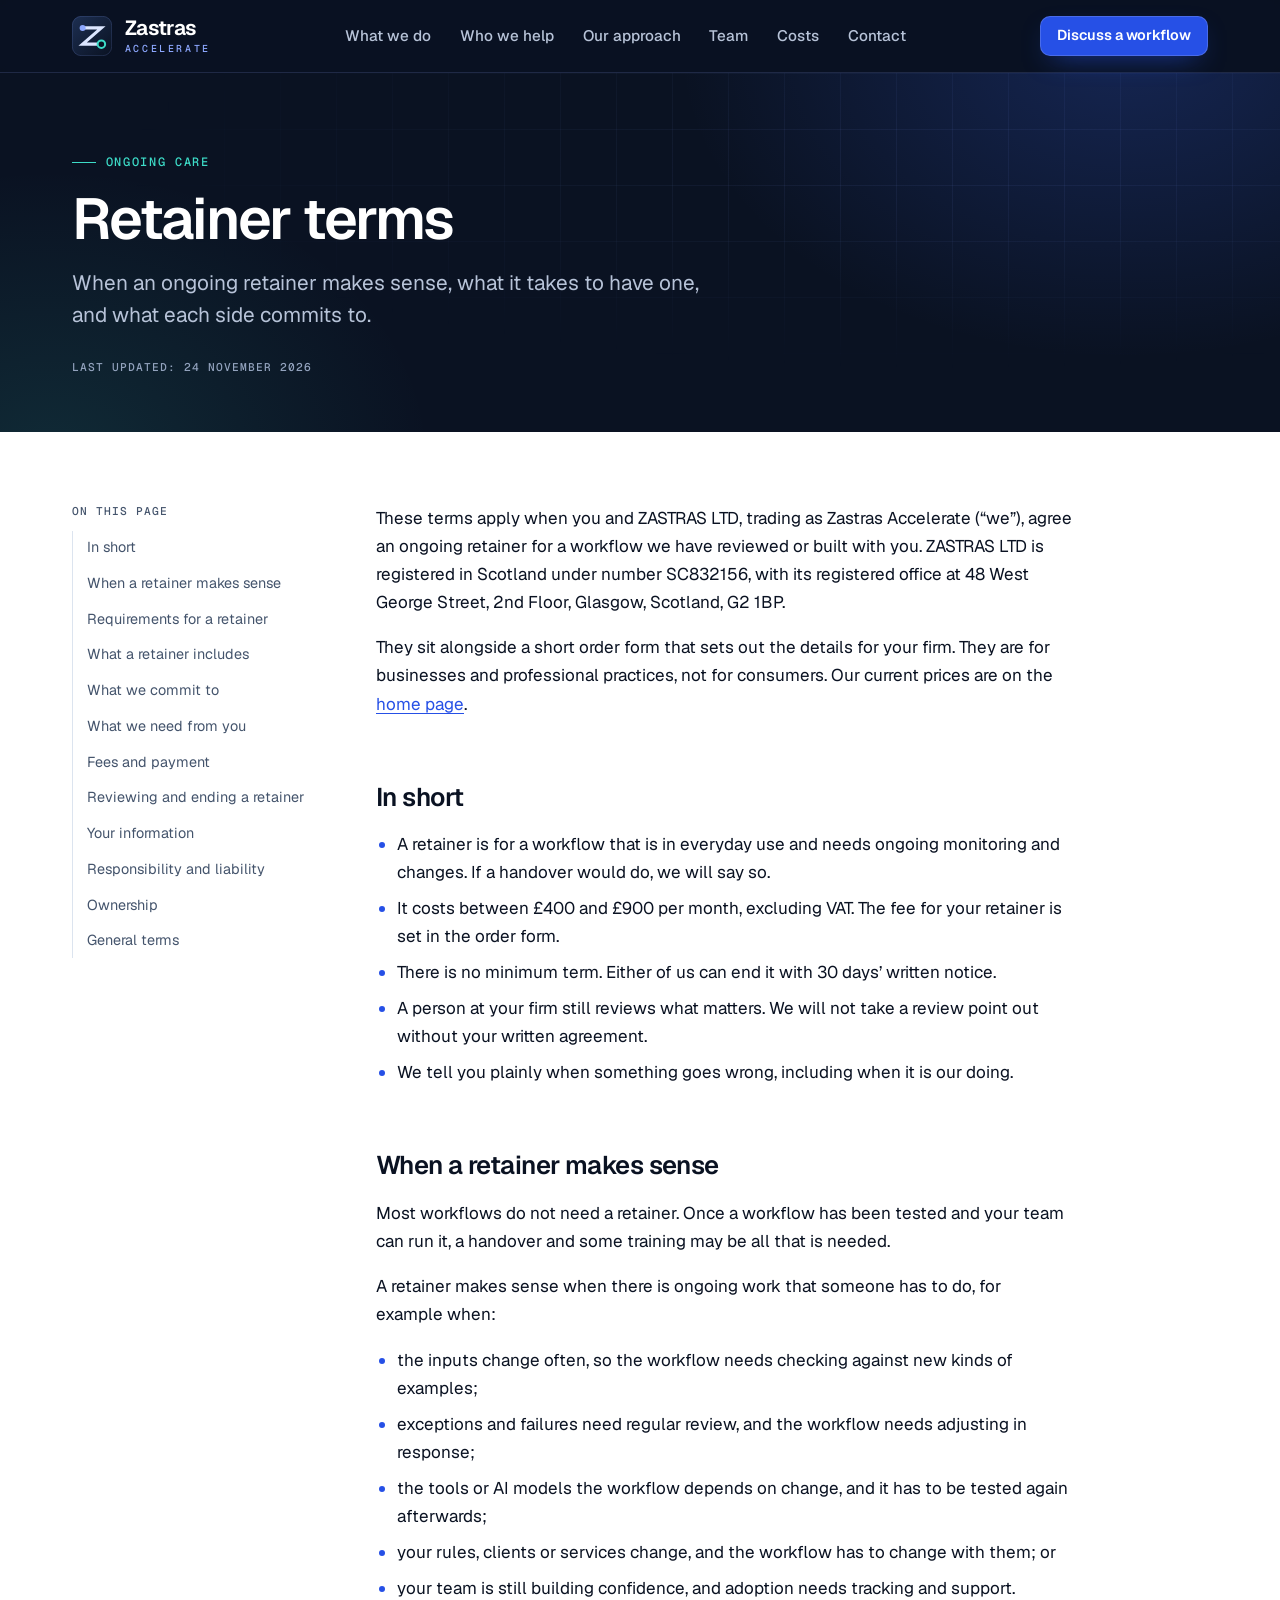
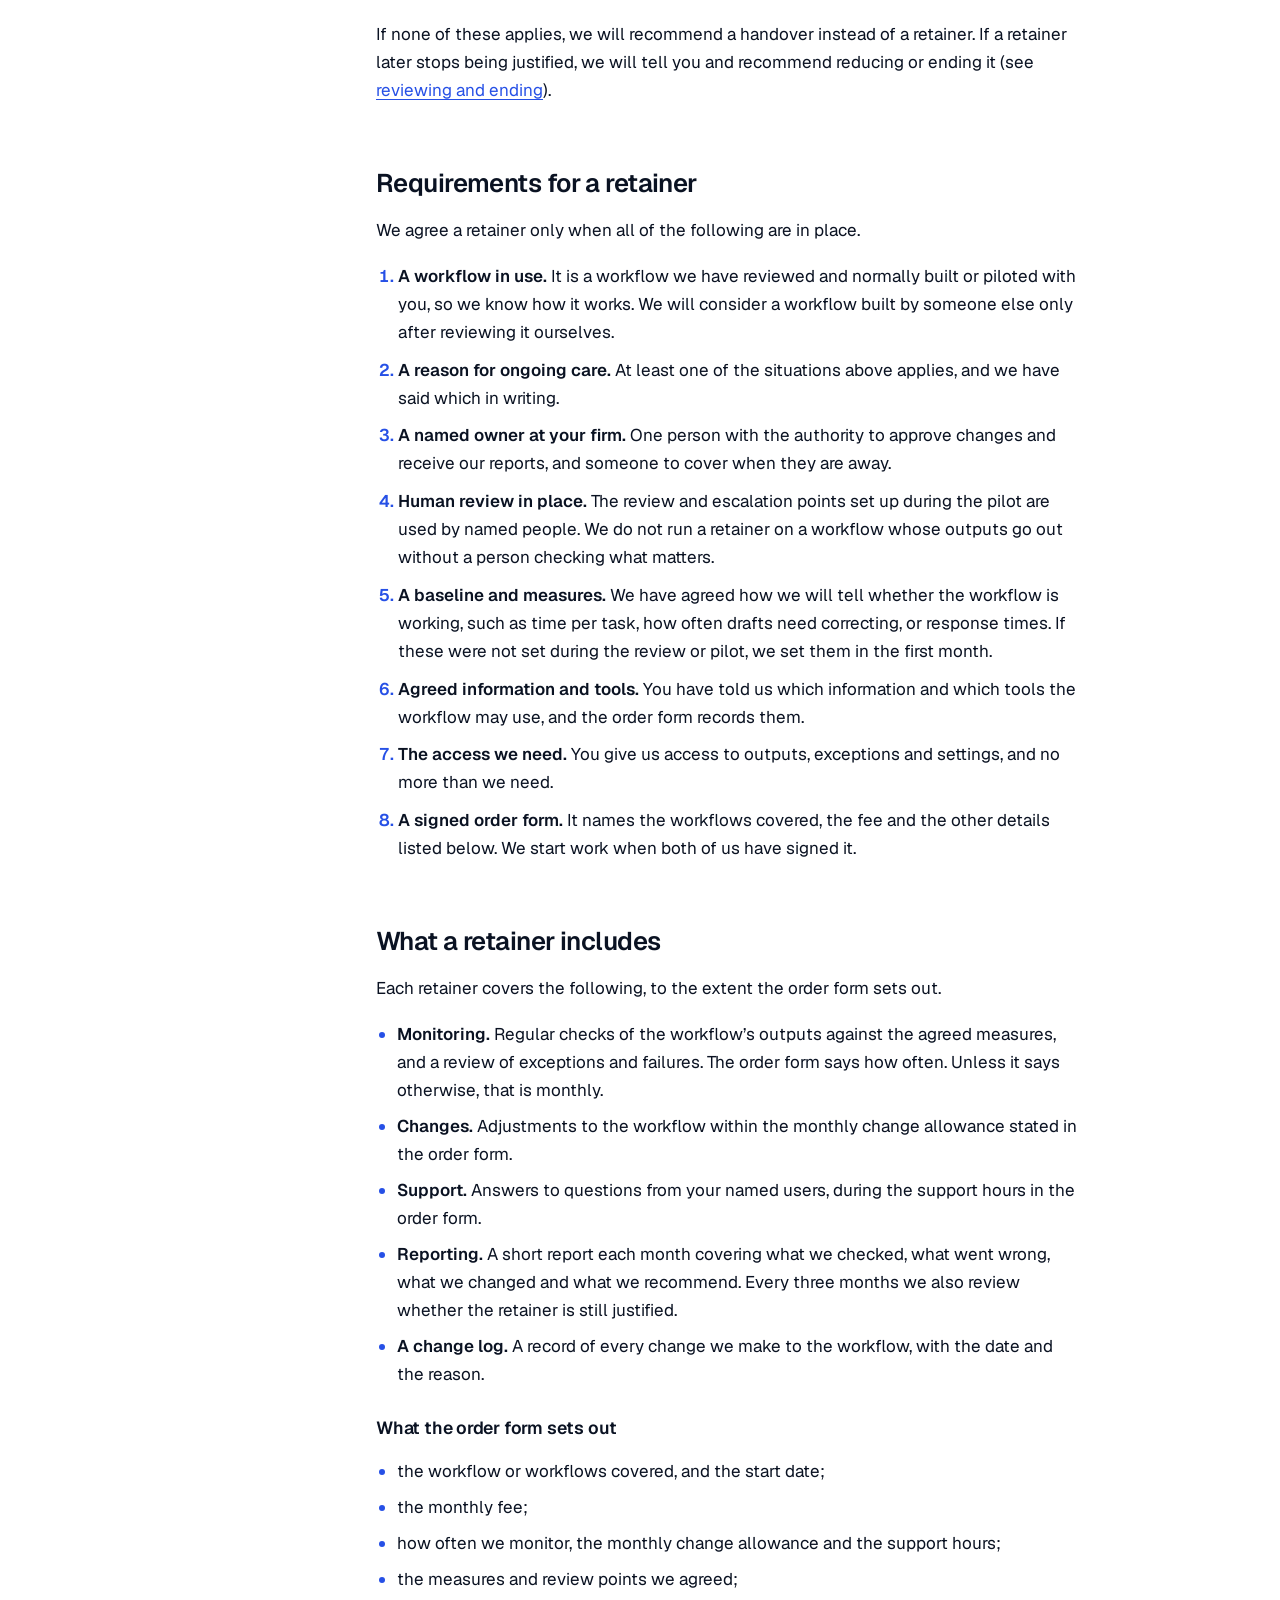
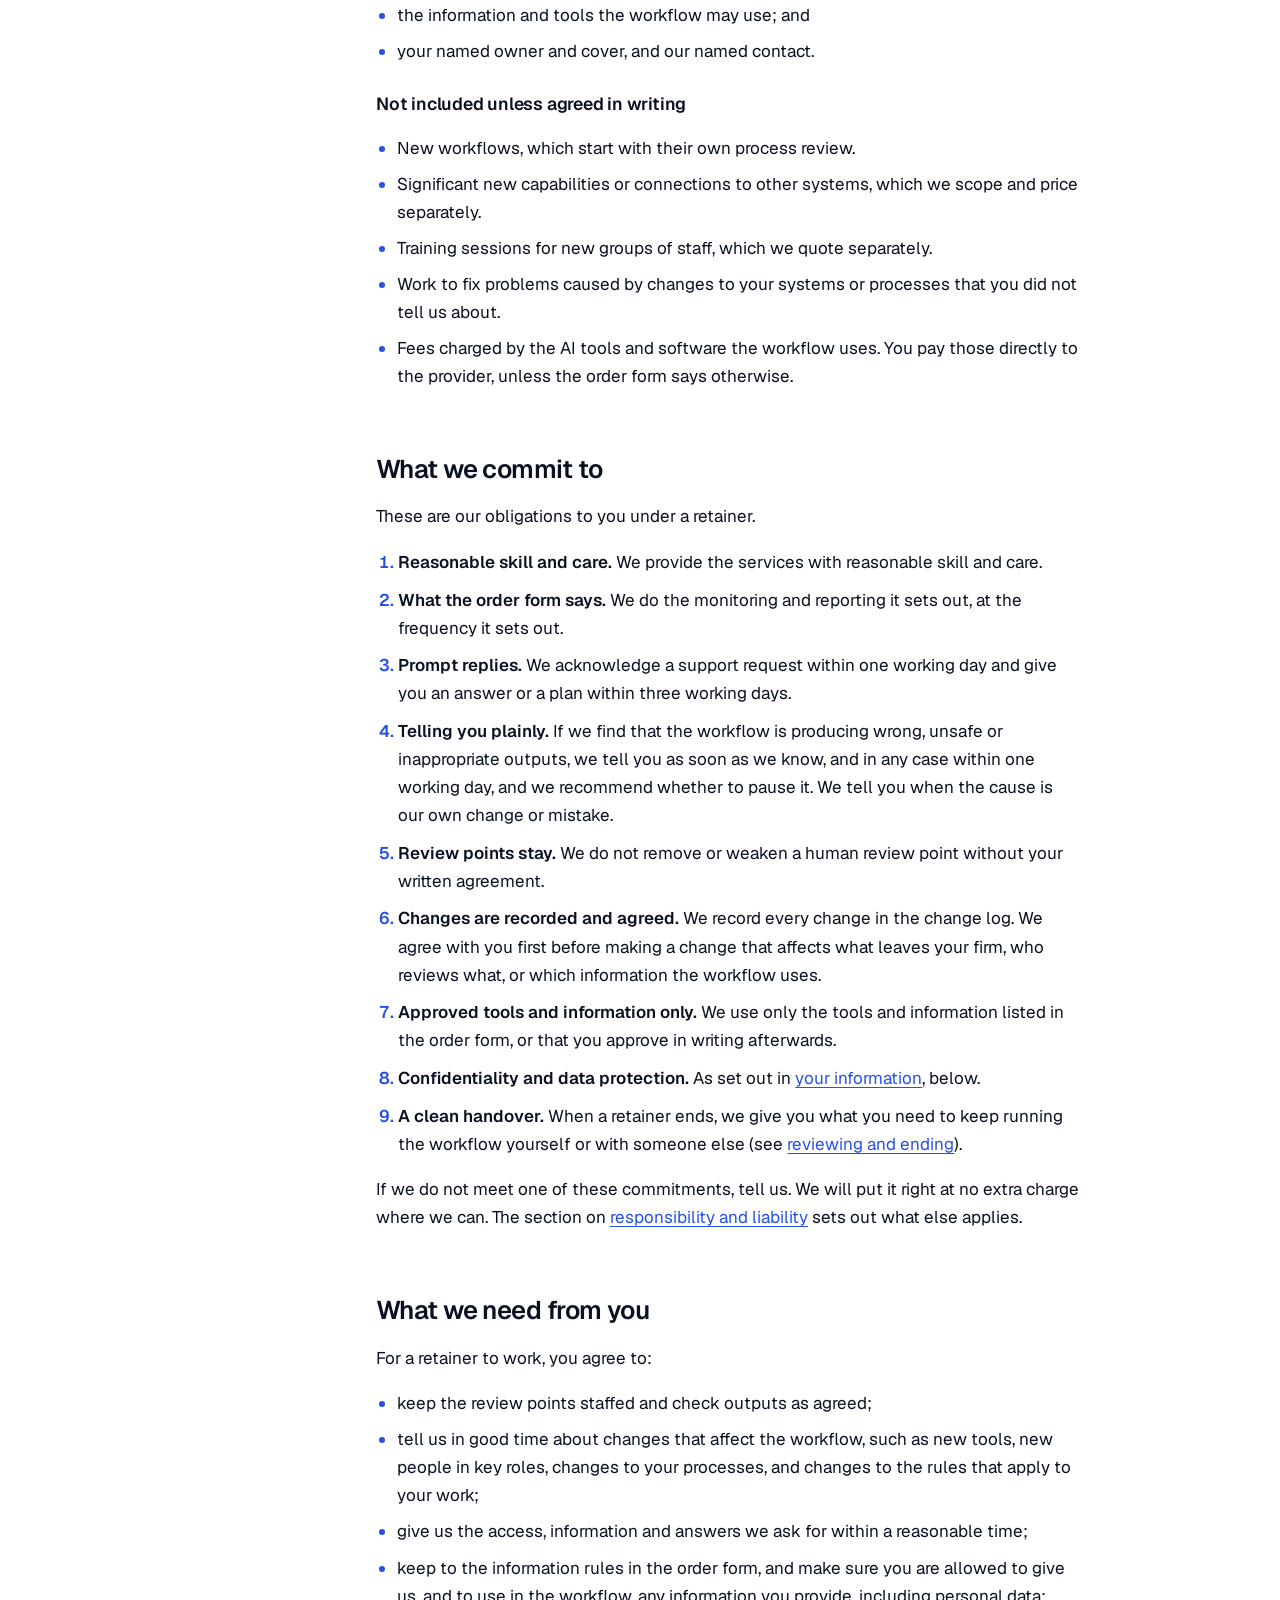
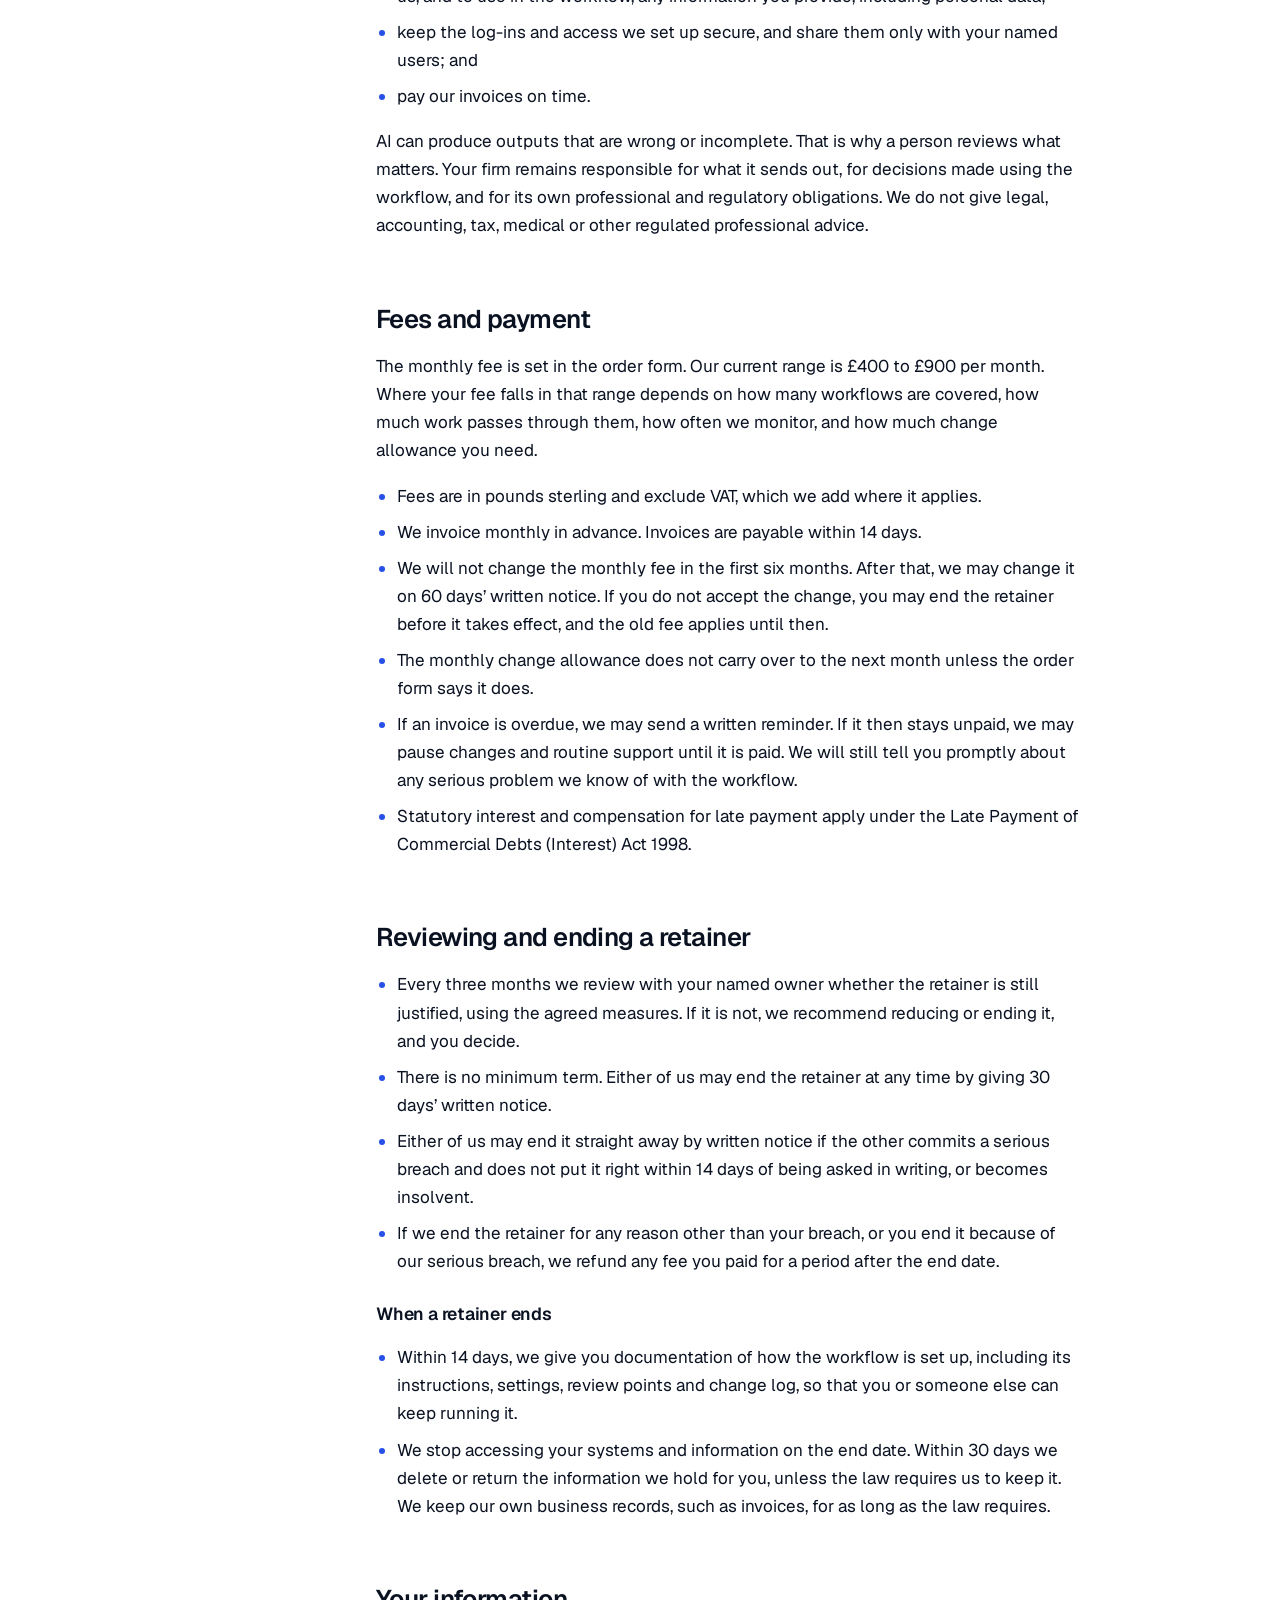
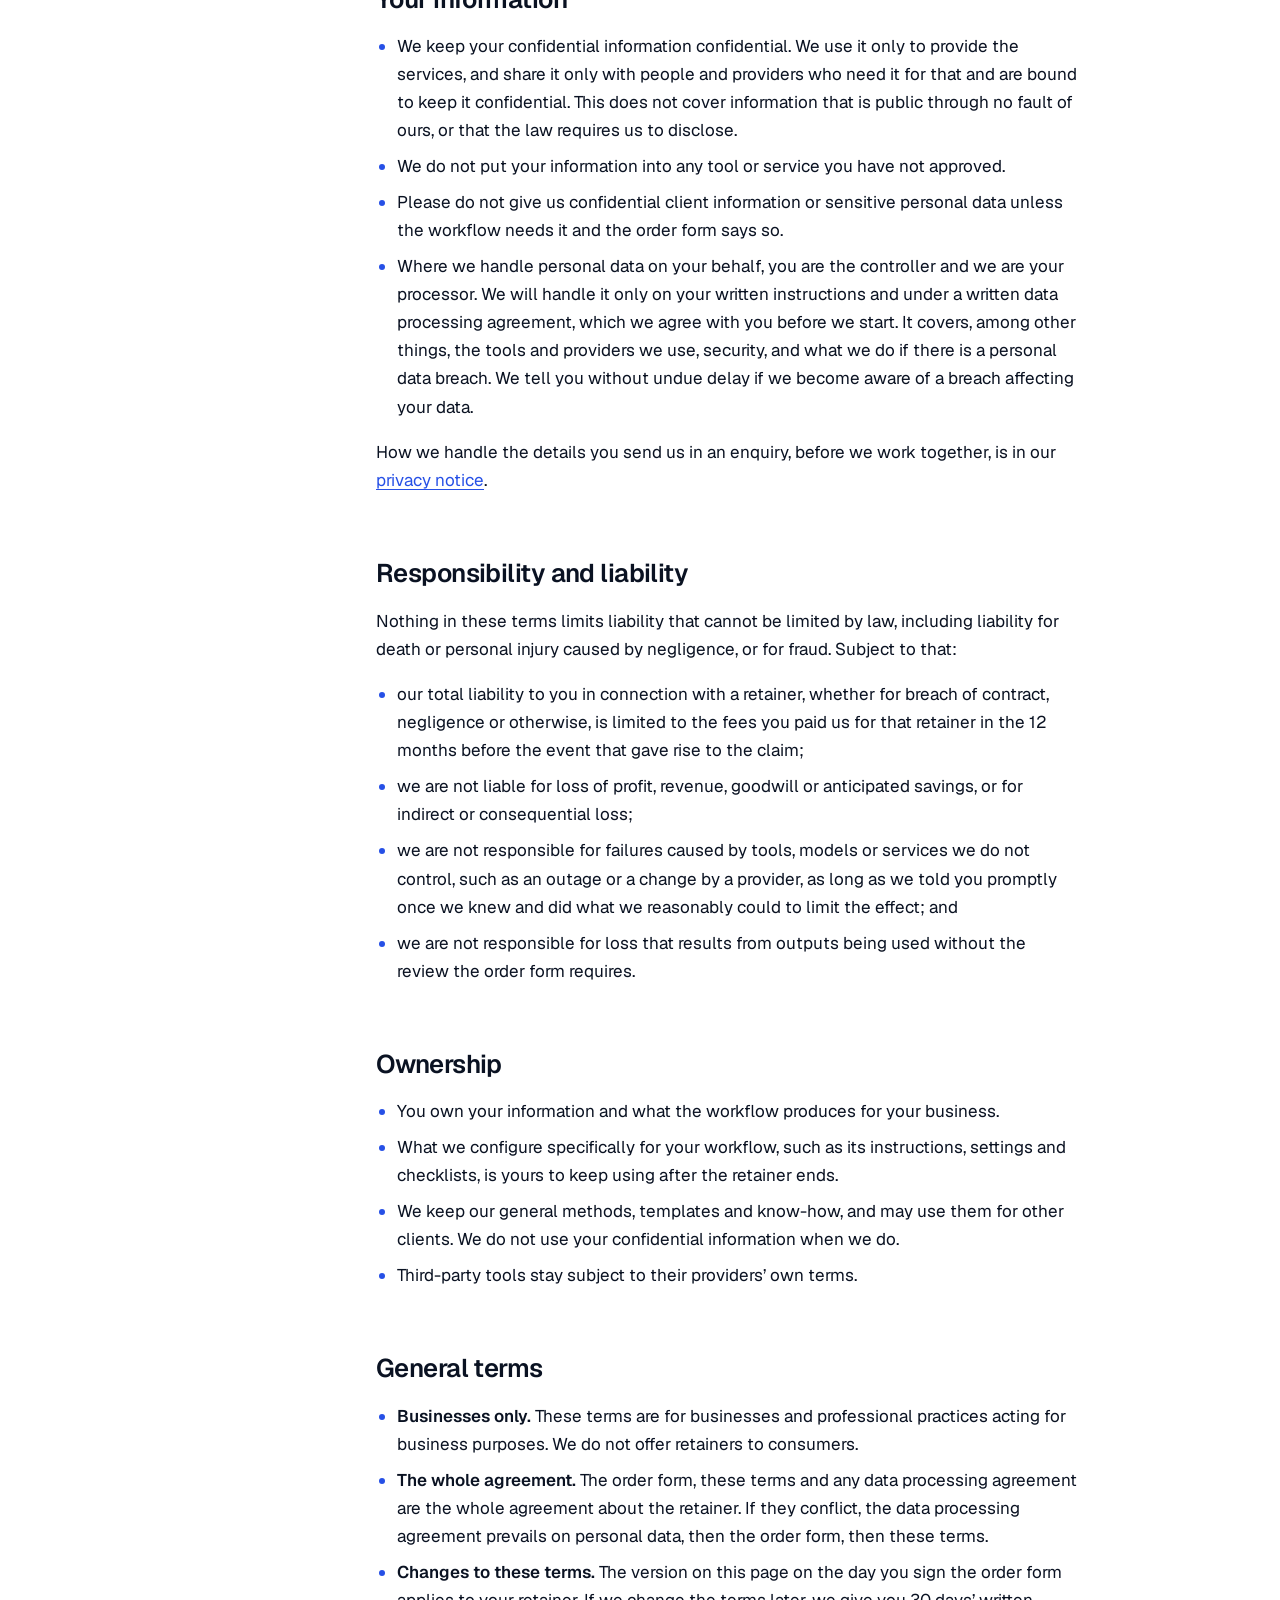
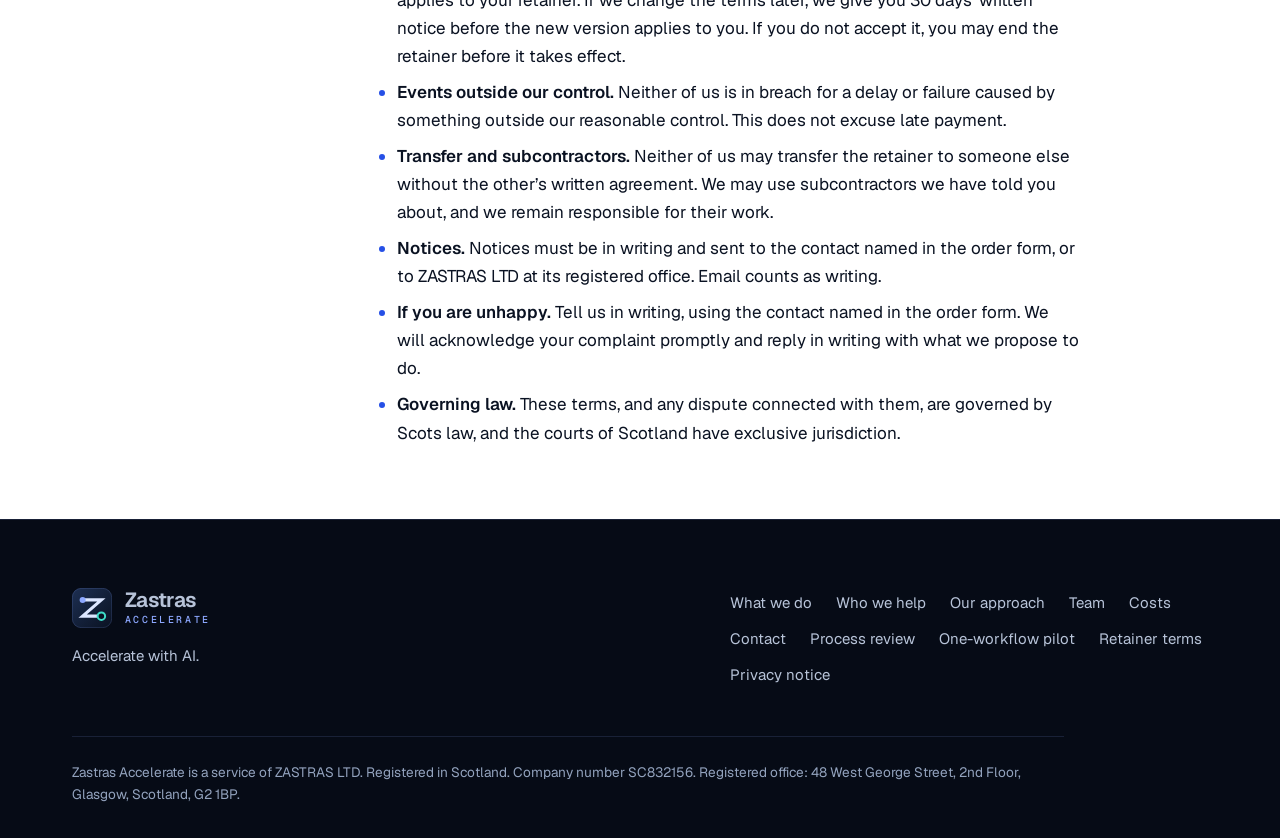
<file: site/retainer/index.html>
<!doctype html>
<html lang="en-GB">
<head>
  <meta charset="utf-8">
  <meta name="viewport" content="width=device-width, initial-scale=1">
  <title>Retainer terms | Zastras Accelerate</title>
  <meta name="description" content="When an ongoing retainer makes sense, what it takes to have one, and the terms that apply, including what ZASTRAS LTD commits to.">
  <link rel="canonical" href="https://zastras.uk/retainer/">

  <meta name="referrer" content="strict-origin-when-cross-origin">
  <meta name="theme-color" content="#0a1222">

  <link rel="icon" href="../assets/img/favicon.svg" type="image/svg+xml">
  <link rel="icon" href="../favicon.ico" sizes="32x32">
  <link rel="apple-touch-icon" href="../assets/img/apple-touch-icon.png">

  <meta property="og:type" content="website">
  <meta property="og:site_name" content="Zastras Accelerate">
  <meta property="og:locale" content="en_GB">
  <meta property="og:title" content="Retainer terms | Zastras Accelerate">
  <meta property="og:description" content="When a retainer makes sense, what it takes to have one, and what we commit to.">
  <meta property="og:url" content="https://zastras.uk/retainer/">
  <meta property="og:image" content="https://zastras.uk/assets/img/og-image.png">
  <meta property="og:image:width" content="1200">
  <meta property="og:image:height" content="630">
  <meta property="og:image:alt" content="Zastras Accelerate: AI that earns its place in your business.">
  <meta name="twitter:card" content="summary_large_image">

  <link rel="preload" href="../assets/fonts/geist-latin-wght.woff2" as="font" type="font/woff2" crossorigin>
  <link rel="stylesheet" href="../assets/css/main.css">
  <script>document.documentElement.classList.add("js");</script>
  <script src="../assets/js/main.js" defer></script>
</head>
<body>
  <svg width="0" height="0" style="position:absolute" aria-hidden="true" focusable="false">
    <defs>
      <linearGradient id="zp-tile" x1="0" y1="0" x2="1" y2="1">
        <stop offset="0" stop-color="#1D2F52"/>
        <stop offset="1" stop-color="#0A1222"/>
      </linearGradient>
    </defs>
    <symbol id="zp-mark" viewBox="0 0 64 64">
      <rect width="64" height="64" rx="15" fill="url(#zp-tile)"/>
      <rect x=".5" y=".5" width="63" height="63" rx="14.5" fill="none" stroke="#8DA8FF" stroke-opacity=".28"/>
      <path d="M17 19H47L17 45H47" fill="none" stroke="#DCE6FF" stroke-width="5" stroke-linejoin="miter"/>
      <circle cx="17" cy="19" r="4.8" fill="#8DA8FF"/>
      <circle cx="47" cy="45" r="6" fill="#0A1222" stroke="#3DDCC8" stroke-width="3.2"/>
    </symbol>
  </svg>

  <a class="skip-link" href="#main">Skip to main content</a>

  <header class="site-header on-dark">
    <div class="container site-header__inner">
      <a class="brand" href="../" aria-label="Zastras Accelerate, home page">
        <svg class="brand__mark" viewBox="0 0 64 64" aria-hidden="true" focusable="false"><use href="#zp-mark"/></svg>
        <span class="brand__text">
          <span class="brand__name">Zastras</span>
          <span class="brand__sub">Accelerate</span>
        </span>
      </a>

      <button class="nav-toggle" type="button" aria-expanded="false" aria-controls="site-nav">
        <span class="nav-toggle__bars" aria-hidden="true"><i></i></span>
        <span>Menu</span>
      </button>

      <nav class="site-nav" id="site-nav" aria-label="Primary">
        <ul>
          <li><a href="../#what-we-do">What we do</a></li>
          <li><a href="../#who-we-help">Who we help</a></li>
          <li><a href="../#approach">Our approach</a></li>
          <li><a href="../#team">Team</a></li>
          <li><a href="../#costs">Costs</a></li>
          <li><a href="../#contact">Contact</a></li>
        </ul>
      </nav>

      <a class="btn btn--primary btn--sm site-header__cta" href="../#contact">Discuss a workflow</a>
    </div>
  </header>

  <main id="main">
    <section class="section section--dark texture page-hero on-dark" aria-labelledby="retainer-title">
      <div class="container page-hero__inner">
        <p class="eyebrow">Ongoing care</p>
        <h1 id="retainer-title">Retainer terms</h1>
        <p class="lead">When an ongoing retainer makes sense, what it takes to have one, and what each side commits to.</p>
        <p class="label">Last updated: 24 November 2026</p>
      </div>
    </section>

    <div class="section--white">
      <div class="container prose-wrap">
        <nav class="toc" aria-labelledby="toc-title">
          <p class="label" id="toc-title">On this page</p>
          <ol>
            <li><a href="#in-short">In short</a></li>
            <li><a href="#when-it-makes-sense">When a retainer makes sense</a></li>
            <li><a href="#requirements">Requirements for a retainer</a></li>
            <li><a href="#what-is-included">What a retainer includes</a></li>
            <li><a href="#our-commitments">What we commit to</a></li>
            <li><a href="#your-responsibilities">What we need from you</a></li>
            <li><a href="#fees">Fees and payment</a></li>
            <li><a href="#ending">Reviewing and ending a retainer</a></li>
            <li><a href="#your-information">Your information</a></li>
            <li><a href="#liability">Responsibility and liability</a></li>
            <li><a href="#ownership">Ownership</a></li>
            <li><a href="#general">General terms</a></li>
          </ol>
        </nav>

        <div class="prose">
          <p>These terms apply when you and ZASTRAS LTD, trading as Zastras Accelerate (&ldquo;we&rdquo;), agree an ongoing retainer for a workflow we have reviewed or built with you. ZASTRAS LTD is registered in Scotland under number SC832156, with its registered office at 48 West George Street, 2nd Floor, Glasgow, Scotland, G2 1BP.</p>
          <p>They sit alongside a short order form that sets out the details for your firm. They are for businesses and professional practices, not for consumers. Our current prices are on the <a href="../#costs">home page</a>.</p>

          <h2 id="in-short">In short</h2>
          <ul>
            <li>A retainer is for a workflow that is in everyday use and needs ongoing monitoring and changes. If a handover would do, we will say so.</li>
            <li>It costs between &pound;400 and &pound;900 per month, excluding VAT. The fee for your retainer is set in the order form.</li>
            <li>There is no minimum term. Either of us can end it with 30 days&rsquo; written notice.</li>
            <li>A person at your firm still reviews what matters. We will not take a review point out without your written agreement.</li>
            <li>We tell you plainly when something goes wrong, including when it is our doing.</li>
          </ul>

          <h2 id="when-it-makes-sense">When a retainer makes sense</h2>
          <p>Most workflows do not need a retainer. Once a workflow has been tested and your team can run it, a handover and some training may be all that is needed.</p>
          <p>A retainer makes sense when there is ongoing work that someone has to do, for example when:</p>
          <ul>
            <li>the inputs change often, so the workflow needs checking against new kinds of examples;</li>
            <li>exceptions and failures need regular review, and the workflow needs adjusting in response;</li>
            <li>the tools or AI models the workflow depends on change, and it has to be tested again afterwards;</li>
            <li>your rules, clients or services change, and the workflow has to change with them; or</li>
            <li>your team is still building confidence, and adoption needs tracking and support.</li>
          </ul>
          <p>If none of these applies, we will recommend a handover instead of a retainer. If a retainer later stops being justified, we will tell you and recommend reducing or ending it (see <a href="#ending">reviewing and ending</a>).</p>

          <h2 id="requirements">Requirements for a retainer</h2>
          <p>We agree a retainer only when all of the following are in place.</p>
          <ol>
            <li><strong>A workflow in use.</strong> It is a workflow we have reviewed and normally built or piloted with you, so we know how it works. We will consider a workflow built by someone else only after reviewing it ourselves.</li>
            <li><strong>A reason for ongoing care.</strong> At least one of the situations above applies, and we have said which in writing.</li>
            <li><strong>A named owner at your firm.</strong> One person with the authority to approve changes and receive our reports, and someone to cover when they are away.</li>
            <li><strong>Human review in place.</strong> The review and escalation points set up during the pilot are used by named people. We do not run a retainer on a workflow whose outputs go out without a person checking what matters.</li>
            <li><strong>A baseline and measures.</strong> We have agreed how we will tell whether the workflow is working, such as time per task, how often drafts need correcting, or response times. If these were not set during the review or pilot, we set them in the first month.</li>
            <li><strong>Agreed information and tools.</strong> You have told us which information and which tools the workflow may use, and the order form records them.</li>
            <li><strong>The access we need.</strong> You give us access to outputs, exceptions and settings, and no more than we need.</li>
            <li><strong>A signed order form.</strong> It names the workflows covered, the fee and the other details listed below. We start work when both of us have signed it.</li>
          </ol>

          <h2 id="what-is-included">What a retainer includes</h2>
          <p>Each retainer covers the following, to the extent the order form sets out.</p>
          <ul>
            <li><strong>Monitoring.</strong> Regular checks of the workflow&rsquo;s outputs against the agreed measures, and a review of exceptions and failures. The order form says how often. Unless it says otherwise, that is monthly.</li>
            <li><strong>Changes.</strong> Adjustments to the workflow within the monthly change allowance stated in the order form.</li>
            <li><strong>Support.</strong> Answers to questions from your named users, during the support hours in the order form.</li>
            <li><strong>Reporting.</strong> A short report each month covering what we checked, what went wrong, what we changed and what we recommend. Every three months we also review whether the retainer is still justified.</li>
            <li><strong>A change log.</strong> A record of every change we make to the workflow, with the date and the reason.</li>
          </ul>

          <h3>What the order form sets out</h3>
          <ul>
            <li>the workflow or workflows covered, and the start date;</li>
            <li>the monthly fee;</li>
            <li>how often we monitor, the monthly change allowance and the support hours;</li>
            <li>the measures and review points we agreed;</li>
            <li>the information and tools the workflow may use; and</li>
            <li>your named owner and cover, and our named contact.</li>
          </ul>

          <h3>Not included unless agreed in writing</h3>
          <ul>
            <li>New workflows, which start with their own process review.</li>
            <li>Significant new capabilities or connections to other systems, which we scope and price separately.</li>
            <li>Training sessions for new groups of staff, which we quote separately.</li>
            <li>Work to fix problems caused by changes to your systems or processes that you did not tell us about.</li>
            <li>Fees charged by the AI tools and software the workflow uses. You pay those directly to the provider, unless the order form says otherwise.</li>
          </ul>

          <h2 id="our-commitments">What we commit to</h2>
          <p>These are our obligations to you under a retainer.</p>
          <ol>
            <li><strong>Reasonable skill and care.</strong> We provide the services with reasonable skill and care.</li>
            <li><strong>What the order form says.</strong> We do the monitoring and reporting it sets out, at the frequency it sets out.</li>
            <li><strong>Prompt replies.</strong> We acknowledge a support request within one working day and give you an answer or a plan within three working days.</li>
            <li><strong>Telling you plainly.</strong> If we find that the workflow is producing wrong, unsafe or inappropriate outputs, we tell you as soon as we know, and in any case within one working day, and we recommend whether to pause it. We tell you when the cause is our own change or mistake.</li>
            <li><strong>Review points stay.</strong> We do not remove or weaken a human review point without your written agreement.</li>
            <li><strong>Changes are recorded and agreed.</strong> We record every change in the change log. We agree with you first before making a change that affects what leaves your firm, who reviews what, or which information the workflow uses.</li>
            <li><strong>Approved tools and information only.</strong> We use only the tools and information listed in the order form, or that you approve in writing afterwards.</li>
            <li><strong>Confidentiality and data protection.</strong> As set out in <a href="#your-information">your information</a>, below.</li>
            <li><strong>A clean handover.</strong> When a retainer ends, we give you what you need to keep running the workflow yourself or with someone else (see <a href="#ending">reviewing and ending</a>).</li>
          </ol>
          <p>If we do not meet one of these commitments, tell us. We will put it right at no extra charge where we can. The section on <a href="#liability">responsibility and liability</a> sets out what else applies.</p>

          <h2 id="your-responsibilities">What we need from you</h2>
          <p>For a retainer to work, you agree to:</p>
          <ul>
            <li>keep the review points staffed and check outputs as agreed;</li>
            <li>tell us in good time about changes that affect the workflow, such as new tools, new people in key roles, changes to your processes, and changes to the rules that apply to your work;</li>
            <li>give us the access, information and answers we ask for within a reasonable time;</li>
            <li>keep to the information rules in the order form, and make sure you are allowed to give us, and to use in the workflow, any information you provide, including personal data;</li>
            <li>keep the log-ins and access we set up secure, and share them only with your named users; and</li>
            <li>pay our invoices on time.</li>
          </ul>
          <p>AI can produce outputs that are wrong or incomplete. That is why a person reviews what matters. Your firm remains responsible for what it sends out, for decisions made using the workflow, and for its own professional and regulatory obligations. We do not give legal, accounting, tax, medical or other regulated professional advice.</p>

          <h2 id="fees">Fees and payment</h2>
          <p>The monthly fee is set in the order form. Our current range is &pound;400 to &pound;900 per month. Where your fee falls in that range depends on how many workflows are covered, how much work passes through them, how often we monitor, and how much change allowance you need.</p>
          <ul>
            <li>Fees are in pounds sterling and exclude VAT, which we add where it applies.</li>
            <li>We invoice monthly in advance. Invoices are payable within 14 days.</li>
            <li>We will not change the monthly fee in the first six months. After that, we may change it on 60 days&rsquo; written notice. If you do not accept the change, you may end the retainer before it takes effect, and the old fee applies until then.</li>
            <li>The monthly change allowance does not carry over to the next month unless the order form says it does.</li>
            <li>If an invoice is overdue, we may send a written reminder. If it then stays unpaid, we may pause changes and routine support until it is paid. We will still tell you promptly about any serious problem we know of with the workflow.</li>
            <li>Statutory interest and compensation for late payment apply under the Late Payment of Commercial Debts (Interest) Act 1998.</li>
          </ul>

          <h2 id="ending">Reviewing and ending a retainer</h2>
          <ul>
            <li>Every three months we review with your named owner whether the retainer is still justified, using the agreed measures. If it is not, we recommend reducing or ending it, and you decide.</li>
            <li>There is no minimum term. Either of us may end the retainer at any time by giving 30 days&rsquo; written notice.</li>
            <li>Either of us may end it straight away by written notice if the other commits a serious breach and does not put it right within 14 days of being asked in writing, or becomes insolvent.</li>
            <li>If we end the retainer for any reason other than your breach, or you end it because of our serious breach, we refund any fee you paid for a period after the end date.</li>
          </ul>

          <h3>When a retainer ends</h3>
          <ul>
            <li>Within 14 days, we give you documentation of how the workflow is set up, including its instructions, settings, review points and change log, so that you or someone else can keep running it.</li>
            <li>We stop accessing your systems and information on the end date. Within 30 days we delete or return the information we hold for you, unless the law requires us to keep it. We keep our own business records, such as invoices, for as long as the law requires.</li>
          </ul>

          <h2 id="your-information">Your information</h2>
          <ul>
            <li>We keep your confidential information confidential. We use it only to provide the services, and share it only with people and providers who need it for that and are bound to keep it confidential. This does not cover information that is public through no fault of ours, or that the law requires us to disclose.</li>
            <li>We do not put your information into any tool or service you have not approved.</li>
            <li>Please do not give us confidential client information or sensitive personal data unless the workflow needs it and the order form says so.</li>
            <li>Where we handle personal data on your behalf, you are the controller and we are your processor. We will handle it only on your written instructions and under a written data processing agreement, which we agree with you before we start. It covers, among other things, the tools and providers we use, security, and what we do if there is a personal data breach. We tell you without undue delay if we become aware of a breach affecting your data.</li>
          </ul>
          <p>How we handle the details you send us in an enquiry, before we work together, is in our <a href="../privacy/">privacy notice</a>.</p>

          <h2 id="liability">Responsibility and liability</h2>
          <p>Nothing in these terms limits liability that cannot be limited by law, including liability for death or personal injury caused by negligence, or for fraud. Subject to that:</p>
          <ul>
            <li>our total liability to you in connection with a retainer, whether for breach of contract, negligence or otherwise, is limited to the fees you paid us for that retainer in the 12 months before the event that gave rise to the claim;</li>
            <li>we are not liable for loss of profit, revenue, goodwill or anticipated savings, or for indirect or consequential loss;</li>
            <li>we are not responsible for failures caused by tools, models or services we do not control, such as an outage or a change by a provider, as long as we told you promptly once we knew and did what we reasonably could to limit the effect; and</li>
            <li>we are not responsible for loss that results from outputs being used without the review the order form requires.</li>
          </ul>

          <h2 id="ownership">Ownership</h2>
          <ul>
            <li>You own your information and what the workflow produces for your business.</li>
            <li>What we configure specifically for your workflow, such as its instructions, settings and checklists, is yours to keep using after the retainer ends.</li>
            <li>We keep our general methods, templates and know-how, and may use them for other clients. We do not use your confidential information when we do.</li>
            <li>Third-party tools stay subject to their providers&rsquo; own terms.</li>
          </ul>

          <h2 id="general">General terms</h2>
          <ul>
            <li><strong>Businesses only.</strong> These terms are for businesses and professional practices acting for business purposes. We do not offer retainers to consumers.</li>
            <li><strong>The whole agreement.</strong> The order form, these terms and any data processing agreement are the whole agreement about the retainer. If they conflict, the data processing agreement prevails on personal data, then the order form, then these terms.</li>
            <li><strong>Changes to these terms.</strong> The version on this page on the day you sign the order form applies to your retainer. If we change the terms later, we give you 30 days&rsquo; written notice before the new version applies to you. If you do not accept it, you may end the retainer before it takes effect.</li>
            <li><strong>Events outside our control.</strong> Neither of us is in breach for a delay or failure caused by something outside our reasonable control. This does not excuse late payment.</li>
            <li><strong>Transfer and subcontractors.</strong> Neither of us may transfer the retainer to someone else without the other&rsquo;s written agreement. We may use subcontractors we have told you about, and we remain responsible for their work.</li>
            <li><strong>Notices.</strong> Notices must be in writing and sent to the contact named in the order form, or to ZASTRAS LTD at its registered office. Email counts as writing.</li>
            <li><strong>If you are unhappy.</strong> Tell us in writing, using the contact named in the order form. We will acknowledge your complaint promptly and reply in writing with what we propose to do.</li>
            <li><strong>Governing law.</strong> These terms, and any dispute connected with them, are governed by Scots law, and the courts of Scotland have exclusive jurisdiction.</li>
          </ul>
        </div>
      </div>
    </div>
  </main>

  <footer class="site-footer on-dark">
    <div class="container">
      <div class="footer__grid">
        <div class="footer__brand">
          <a class="brand" href="../" aria-label="Zastras Accelerate, home page">
            <svg class="brand__mark" viewBox="0 0 64 64" aria-hidden="true" focusable="false"><use href="#zp-mark"/></svg>
            <span class="brand__text">
              <span class="brand__name">Zastras</span>
              <span class="brand__sub">Accelerate</span>
            </span>
          </a>
          <p class="footer__tag">Accelerate with AI.</p>
        </div>
        <nav class="footer__nav" aria-label="Footer">
          <ul>
            <li><a href="../#what-we-do">What we do</a></li>
            <li><a href="../#who-we-help">Who we help</a></li>
            <li><a href="../#approach">Our approach</a></li>
            <li><a href="../#team">Team</a></li>
            <li><a href="../#costs">Costs</a></li>
            <li><a href="../#contact">Contact</a></li>
            <li><a href="../process-review/">Process review</a></li>
            <li><a href="../one-workflow-pilot/">One-workflow pilot</a></li>
            <li><a href="./" aria-current="page">Retainer terms</a></li>
            <li><a href="../privacy/">Privacy notice</a></li>
          </ul>
        </nav>
      </div>
      <p class="footer__legal">Zastras Accelerate is a service of ZASTRAS LTD. Registered in Scotland. Company number SC832156. Registered office: 48 West George Street, 2nd Floor, Glasgow, Scotland, G2 1BP.</p>
    </div>
  </footer>
</body>
</html>
</file>
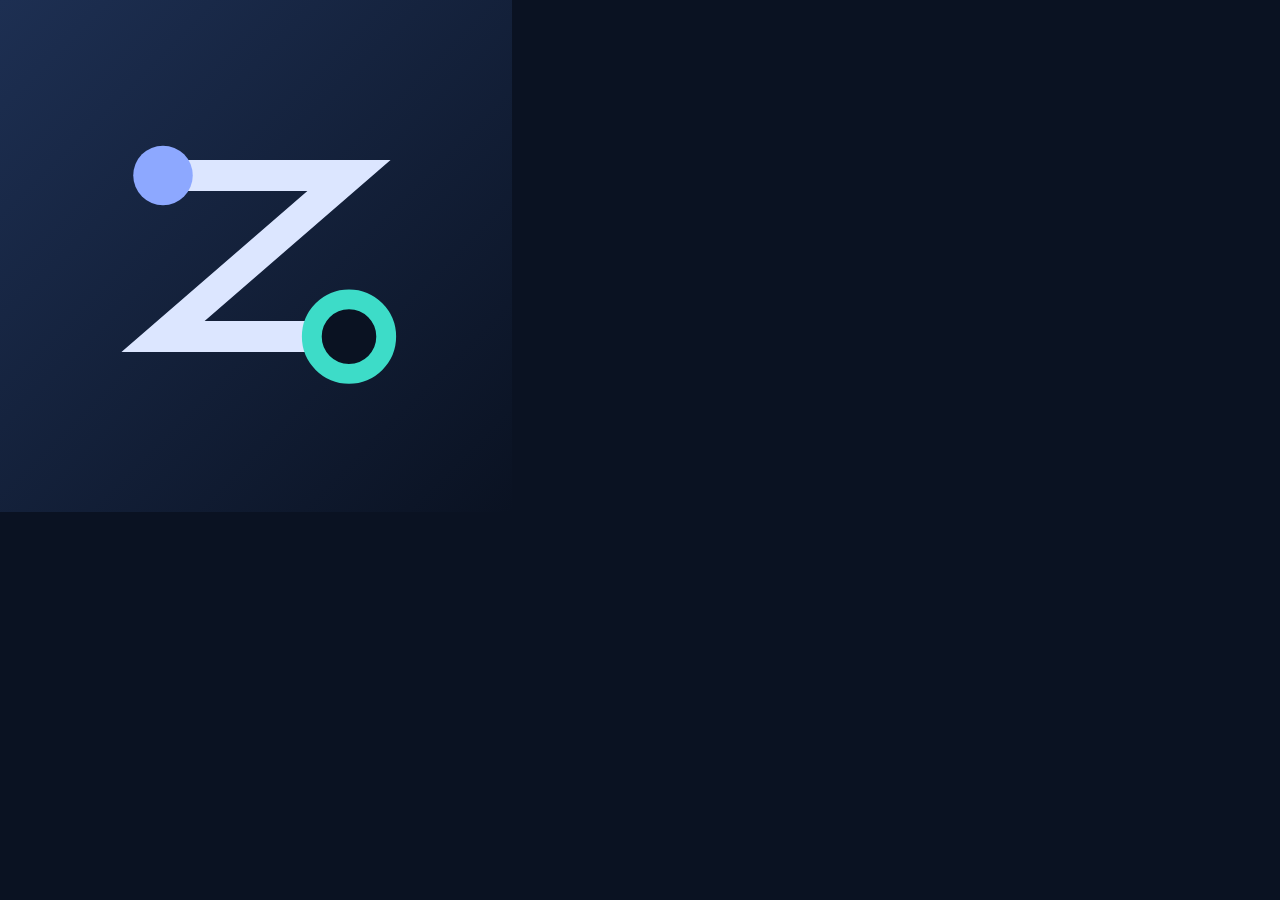
<file: docs/brand/source/avatar.html>
<!doctype html>
<!-- Source for docs/brand/avatar-512.png and site/assets/img/apple-touch-icon.png: the mark, full-bleed, for square or circular crops. -->
<html><head><meta charset="utf-8"><style>
  *{margin:0} html,body{width:512px;height:512px;background:#0a1222}
  svg{display:block;width:512px;height:512px}
</style></head><body>
<svg viewBox="0 0 512 512"><defs>
  <linearGradient id="bg" x1="0" y1="0" x2="1" y2="1"><stop offset="0" stop-color="#1D2F52"/><stop offset="1" stop-color="#0A1222"/></linearGradient></defs>
  <rect width="512" height="512" fill="url(#bg)"/>
  <!-- The 64-unit mark glyph, scaled 6.2x and centred: about 50% of the width, safely inside a circular crop. -->
  <g transform="translate(57.6 57.6) scale(6.2)">
    <path d="M17 19H47L17 45H47" fill="none" stroke="#DCE6FF" stroke-width="5"/>
    <circle cx="17" cy="19" r="4.8" fill="#8DA8FF"/>
    <circle cx="47" cy="45" r="6" fill="#0A1222" stroke="#3DDCC8" stroke-width="3.2"/>
  </g>
</svg></body></html>
</file>
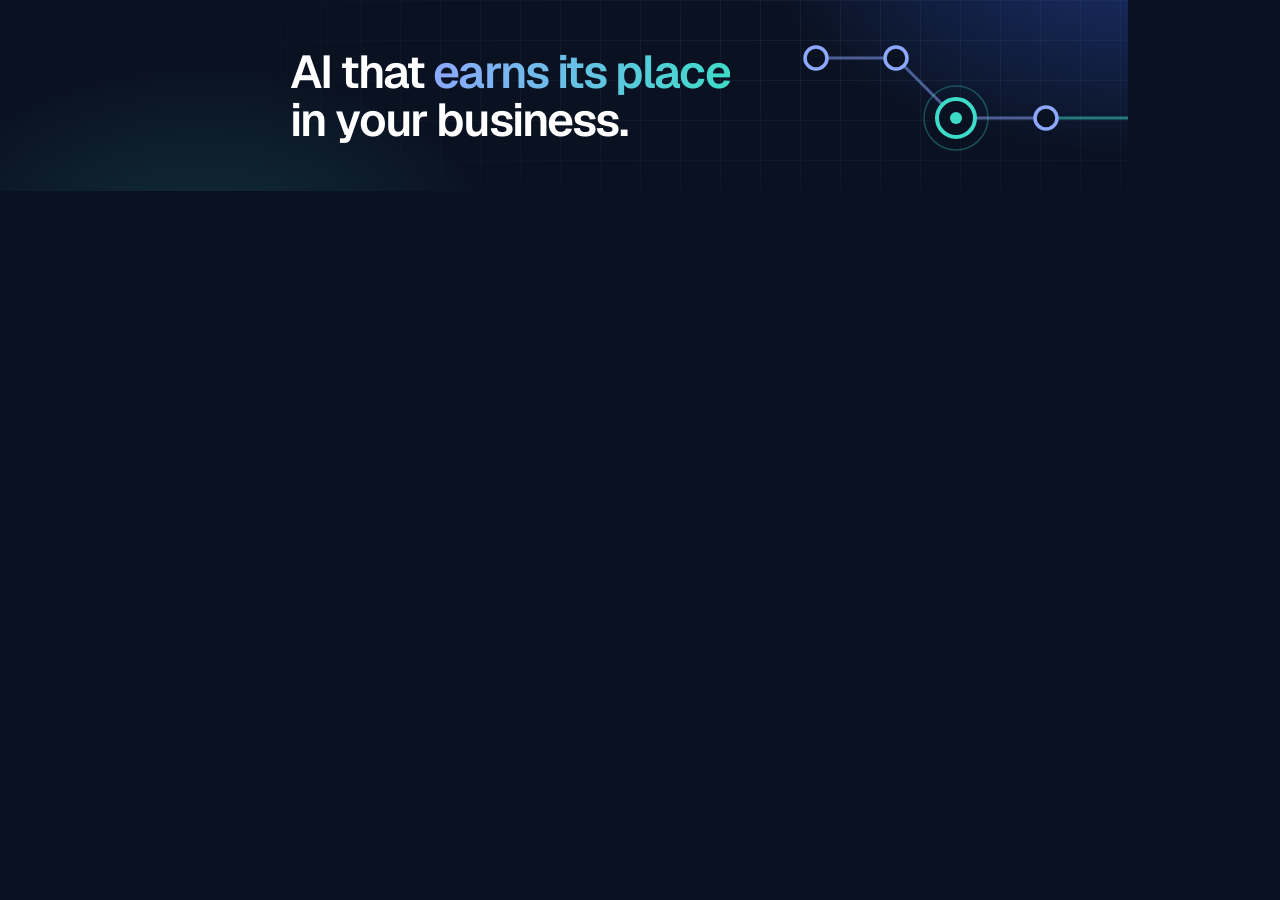
<file: docs/brand/source/linkedin-cover.html>
<!doctype html>
<!-- Source for docs/brand/assets/linkedin/linkedin-cover-*.png. LinkedIn company page cover: 1128x191 (render at device scale 2 for the 2256x382 file).
     The left 270px is left clear on purpose: LinkedIn overlays the company logo there, and larger still on mobile. -->
<html lang="en-GB"><head><meta charset="utf-8">
<style>
  @font-face { font-family: "Geist"; src: url("../../../site/assets/fonts/geist-latin-wght.woff2") format("woff2"); font-weight: 100 900; }
  * { box-sizing: border-box; margin: 0; }
  html, body { width: 1128px; height: 191px; overflow: hidden; background: #0a1222; }
  .cover { position: relative; width: 1128px; height: 191px; overflow: hidden; font-family: "Geist", system-ui, sans-serif; color: #fff;
    background:
      radial-gradient(520px 300px at 100% -30%, rgba(61,107,255,.34), transparent 70%),
      radial-gradient(420px 260px at 18% 130%, rgba(61,220,200,.14), transparent 70%),
      #0a1222; }
  .grid { position: absolute; inset: 0;
    background-image: linear-gradient(rgba(141,168,255,.08) 1px, transparent 1px), linear-gradient(90deg, rgba(141,168,255,.08) 1px, transparent 1px);
    background-size: 40px 40px; -webkit-mask-image: radial-gradient(ellipse 80% 140% at 75% 30%, #000 10%, transparent 80%); mask-image: radial-gradient(ellipse 80% 140% at 75% 30%, #000 10%, transparent 80%); }
  h1 { position: absolute; left: 290px; top: 50%; transform: translateY(-50%); width: 560px; font-size: 46px; line-height: 1.05; letter-spacing: -.04em; font-weight: 600; }
  h1 em { font-style: normal; background: linear-gradient(95deg, #8da8ff, #3ddcc8); -webkit-background-clip: text; background-clip: text; color: transparent; }
  .motif { position: absolute; right: -28px; top: 0; width: 360px; height: 191px; }
</style></head>
<body><div class="cover">
  <div class="grid"></div>
  <h1>AI that <em>earns its place</em><br>in your business.</h1>
  <!-- The workflow motif from the Open Graph image, laid on its side: a flow ending in the teal checkpoint, where a person decides. -->
  <svg class="motif" viewBox="0 0 360 191" fill="none">
    <path d="M20 58H100L160 118H250" stroke="#8da8ff" stroke-opacity=".5" stroke-width="3" stroke-linejoin="round"/>
    <path d="M250 118H360" stroke="#3ddcc8" stroke-opacity=".5" stroke-width="3"/>
    <circle cx="20" cy="58" r="11" fill="#0a1222" stroke="#8da8ff" stroke-width="3.5"/>
    <circle cx="100" cy="58" r="11" fill="#0a1222" stroke="#8da8ff" stroke-width="3.5"/>
    <circle cx="160" cy="118" r="19" fill="#0a1222" stroke="#3ddcc8" stroke-width="4"/>
    <circle cx="160" cy="118" r="6" fill="#3ddcc8"/>
    <circle cx="160" cy="118" r="32" stroke="#3ddcc8" stroke-opacity=".3" stroke-width="1.5"/>
    <circle cx="250" cy="118" r="11" fill="#0a1222" stroke="#8da8ff" stroke-width="3.5"/>
  </svg>
</div></body></html>
</file>
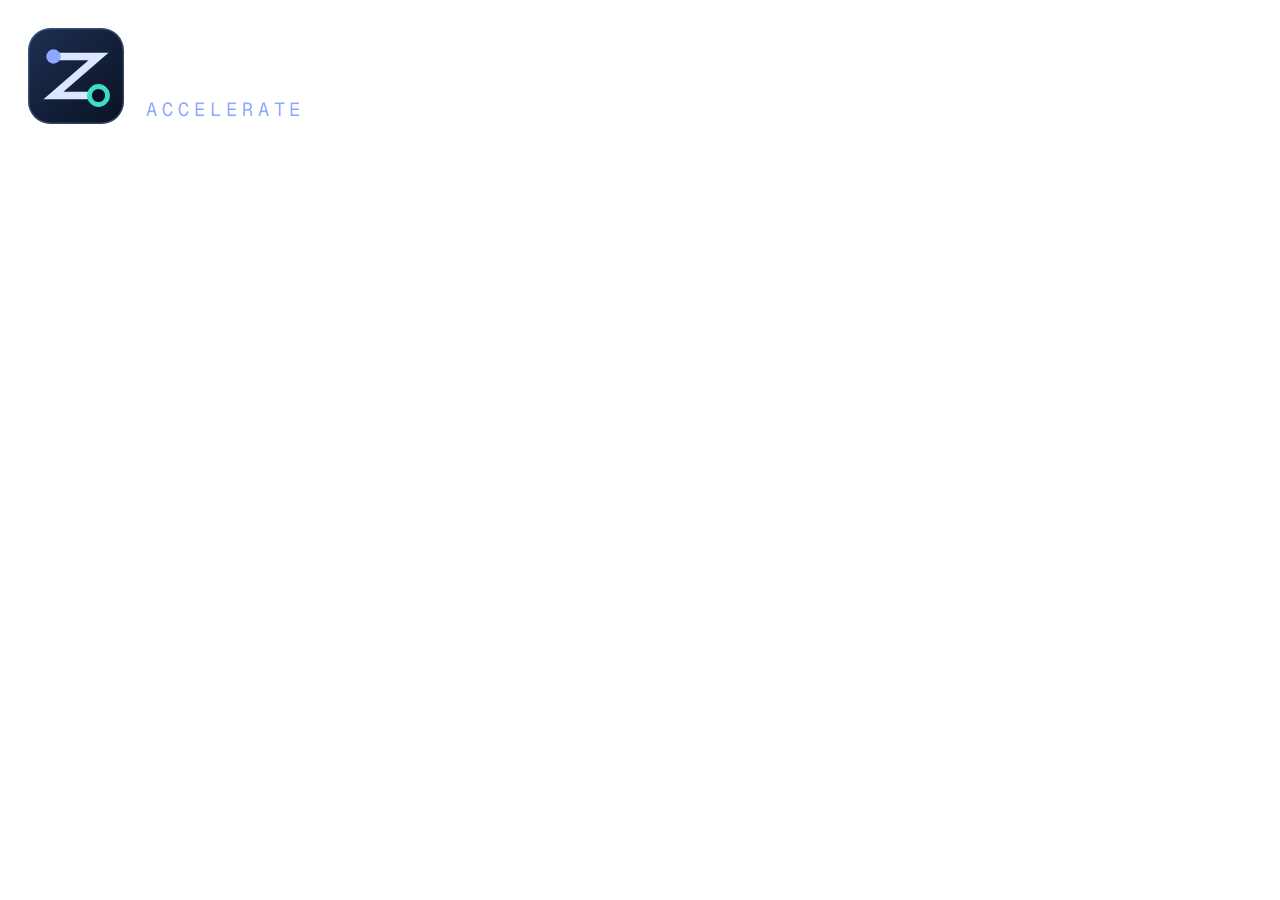
<file: docs/brand/source/lockup.html>
<!doctype html>
<!-- Source for docs/brand/lockup-on-dark.png and lockup-on-light.png. Append ?theme=light for the light version. -->
<html lang="en-GB"><head><meta charset="utf-8"><style>
  @font-face { font-family: "Geist"; src: url("../../../site/assets/fonts/geist-latin-wght.woff2") format("woff2"); font-weight: 100 900; }
  @font-face { font-family: "Geist Mono"; src: url("../../../site/assets/fonts/geist-mono-latin-wght.woff2") format("woff2"); font-weight: 100 900; }
  *{margin:0;box-sizing:border-box} html,body{background:transparent}
  .l{display:inline-flex;align-items:center;gap:22px;padding:28px;font-family:"Geist",sans-serif;color:#fff}
  .l svg{width:96px;height:96px}
  .l b{display:block;font-size:56px;font-weight:650;letter-spacing:-.03em;line-height:1}
  .l span{display:block;margin-top:11px;font-family:"Geist Mono",monospace;font-size:19px;letter-spacing:.26em;text-transform:uppercase;color:#8da8ff;line-height:1}
  body.light .l{color:#0a1222} body.light .l span{color:#2650e6}
</style></head><body>
<div class="l" id="l"><svg viewBox="0 0 64 64"><defs><linearGradient id="t" x1="0" y1="0" x2="1" y2="1"><stop offset="0" stop-color="#1D2F52"/><stop offset="1" stop-color="#0A1222"/></linearGradient></defs>
<rect width="64" height="64" rx="15" fill="url(#t)"/><rect x=".5" y=".5" width="63" height="63" rx="14.5" fill="none" stroke="#8DA8FF" stroke-opacity=".28"/>
<path d="M17 19H47L17 45H47" fill="none" stroke="#DCE6FF" stroke-width="5"/><circle cx="17" cy="19" r="4.8" fill="#8DA8FF"/><circle cx="47" cy="45" r="6" fill="#0A1222" stroke="#3DDCC8" stroke-width="3.2"/></svg>
<div><b>Zastras</b><span>Accelerate</span></div></div>
<script>if(location.search.includes('light'))document.body.classList.add('light')</script>
</body></html>
</file>
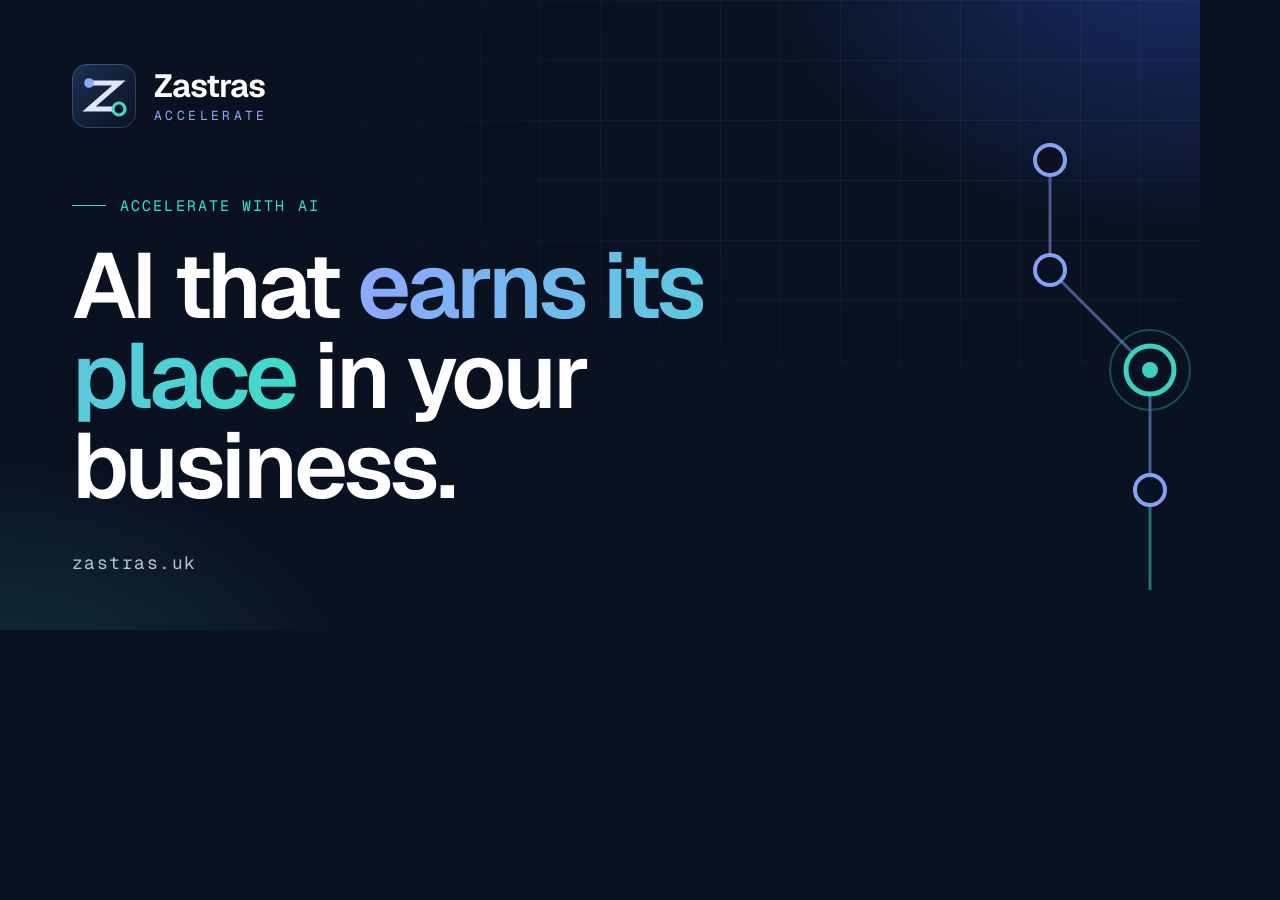
<file: docs/brand/source/og-image.html>
<!doctype html>
<!-- Source for site/assets/img/og-image.png. Open in Chrome at a 1200x630 viewport and take a screenshot to regenerate. -->
<html lang="en-GB"><head><meta charset="utf-8">
<style>
  @font-face { font-family: "Geist"; src: url("../../../site/assets/fonts/geist-latin-wght.woff2") format("woff2"); font-weight: 100 900; }
  @font-face { font-family: "Geist Mono"; src: url("../../../site/assets/fonts/geist-mono-latin-wght.woff2") format("woff2"); font-weight: 100 900; }
  * { box-sizing: border-box; margin: 0; }
  html, body { width: 1200px; height: 630px; overflow: hidden; background: #0a1222; }
  .card { position: relative; width: 1200px; height: 630px; padding: 64px 72px; font-family: "Geist", system-ui, sans-serif; color: #fff; overflow: hidden;
    background:
      radial-gradient(640px 420px at 100% -10%, rgba(61,107,255,.34), transparent 70%),
      radial-gradient(520px 380px at 0% 115%, rgba(61,220,200,.16), transparent 70%),
      #0a1222; }
  .grid { position: absolute; inset: 0;
    background-image: linear-gradient(rgba(141,168,255,.08) 1px, transparent 1px), linear-gradient(90deg, rgba(141,168,255,.08) 1px, transparent 1px);
    background-size: 60px 60px; -webkit-mask-image: radial-gradient(ellipse 90% 80% at 80% 20%, #000 10%, transparent 75%); mask-image: radial-gradient(ellipse 90% 80% at 80% 20%, #000 10%, transparent 75%); }
  .brand { position: relative; display: flex; align-items: center; gap: 18px; }
  .brand svg { width: 64px; height: 64px; }
  .brand b { display: block; font-size: 32px; font-weight: 650; letter-spacing: -.03em; line-height: 1; }
  .brand span { display: block; margin-top: 7px; font-family: "Geist Mono", monospace; font-size: 13px; letter-spacing: .26em; text-transform: uppercase; color: #8da8ff; line-height: 1; }
  .copy { position: absolute; left: 72px; top: 196px; width: 760px; }
  .eyebrow { display: flex; align-items: center; gap: 14px; font-family: "Geist Mono", monospace; font-size: 15px; letter-spacing: .14em; text-transform: uppercase; color: #3ddcc8; }
  .eyebrow::before { content: ""; width: 34px; height: 1px; background: currentColor; }
  h1 { margin-top: 26px; font-size: 92px; line-height: .98; letter-spacing: -.04em; font-weight: 600; }
  h1 em { font-style: normal; background: linear-gradient(95deg, #8da8ff, #3ddcc8); -webkit-background-clip: text; background-clip: text; color: transparent; }
  .url { position: absolute; left: 72px; bottom: 56px; font-family: "Geist Mono", monospace; font-size: 18px; letter-spacing: .08em; color: #b7c3d8; }
  .motif { position: absolute; right: -40px; top: 120px; width: 420px; height: 480px; opacity: .95; }
</style></head>
<body><div class="card">
  <div class="grid"></div>
  <div class="brand">
    <svg viewBox="0 0 64 64"><defs><linearGradient id="t" x1="0" y1="0" x2="1" y2="1"><stop offset="0" stop-color="#1D2F52"/><stop offset="1" stop-color="#0A1222"/></linearGradient></defs>
      <rect width="64" height="64" rx="15" fill="url(#t)"/><rect x=".5" y=".5" width="63" height="63" rx="14.5" fill="none" stroke="#8DA8FF" stroke-opacity=".28"/>
      <path d="M17 19H47L17 45H47" fill="none" stroke="#DCE6FF" stroke-width="5"/><circle cx="17" cy="19" r="4.8" fill="#8DA8FF"/><circle cx="47" cy="45" r="6" fill="#0A1222" stroke="#3DDCC8" stroke-width="3.2"/></svg>
    <div><b>Zastras</b><span>Accelerate</span></div>
  </div>
  <div class="copy">
    <div class="eyebrow">Accelerate with AI</div>
    <h1>AI that <em>earns its place</em> in your business.</h1>
  </div>
  <svg class="motif" viewBox="0 0 420 480" fill="none">
    <path d="M230 40V150L330 250V370" stroke="#8da8ff" stroke-opacity=".5" stroke-width="3" stroke-linejoin="round"/>
    <path d="M330 370V470" stroke="#3ddcc8" stroke-opacity=".5" stroke-width="3"/>
    <circle cx="230" cy="40" r="15" fill="#0a1222" stroke="#8da8ff" stroke-width="4"/>
    <circle cx="230" cy="150" r="15" fill="#0a1222" stroke="#8da8ff" stroke-width="4"/>
    <circle cx="330" cy="250" r="24" fill="#0a1222" stroke="#3ddcc8" stroke-width="5"/>
    <circle cx="330" cy="250" r="8" fill="#3ddcc8"/>
    <circle cx="330" cy="250" r="40" stroke="#3ddcc8" stroke-opacity=".3" stroke-width="2"/>
    <circle cx="330" cy="370" r="15" fill="#0a1222" stroke="#8da8ff" stroke-width="4"/>
  </svg>
  <div class="url">zastras.uk</div>
</div></body></html>
</file>
<file: site/assets/css/main.css>
/* ==========================================================================
   Zastras Accelerate — main stylesheet
   One file, no build step. Sections:
   1. Fonts            2. Design tokens     3. Base and typography
   4. Layout           5. Buttons           6. Header and navigation
   7. Hero             8. Section patterns  9. Outcomes
   10. Services        11. Who we help      12. Approach
   13. Team            13b. Costs           14. Contact form
   15. Footer          16. Privacy and retainer pages
   17. Utilities       18. Motion, contrast, print
   ========================================================================== */

/* 1. Fonts ---------------------------------------------------------------
   Geist and Geist Mono (SIL Open Font License, see assets/fonts/OFL-*.txt).
   Self-hosted, latin subset, so visitors make no third-party font requests. */
@font-face {
  font-family: "Geist";
  src: url("../fonts/geist-latin-wght.woff2") format("woff2");
  font-weight: 100 900;
  font-style: normal;
  font-display: swap;
  unicode-range: U+0000-00FF, U+0131, U+0152-0153, U+02BB-02BC, U+02C6, U+02DA, U+02DC, U+0304, U+0308, U+0329, U+2000-206F, U+20AC, U+2122, U+2191, U+2193, U+2212, U+2215, U+FEFF, U+FFFD;
}
@font-face {
  font-family: "Geist Mono";
  src: url("../fonts/geist-mono-latin-wght.woff2") format("woff2");
  font-weight: 100 900;
  font-style: normal;
  font-display: swap;
  unicode-range: U+0000-00FF, U+0131, U+0152-0153, U+02BB-02BC, U+02C6, U+02DA, U+02DC, U+0304, U+0308, U+0329, U+2000-206F, U+20AC, U+2122, U+2191, U+2193, U+2212, U+2215, U+FEFF, U+FFFD;
}

/* 2. Design tokens ------------------------------------------------------- */
:root {
  /* Navy and graphite: the dark foundation */
  --navy-950: #060b16;
  --navy-900: #0a1222;
  --navy-800: #0f1a2f;
  --navy-700: #16243d;
  --navy-600: #20324f;

  /* Light surfaces */
  --paper: #f4f7fb;
  --white: #ffffff;
  --line: #dce4ef;          /* hairlines on light */
  --line-strong: #7b8ba5;   /* form control borders: 3.6:1 on white */

  /* Text */
  --ink: #0a1222;           /* on light: 17:1 */
  --ink-muted: #44546c;     /* on light: 7:1 */
  --mist: #b7c3d8;          /* on navy: 10:1 */
  --mist-dim: #93a3be;      /* on navy: 7:1 */

  /* Accents: used sparingly */
  --blue-300: #8da8ff;      /* on navy: 8:1 (text, rings, nodes) */
  --blue-500: #3d6bff;
  --blue-600: #2650e6;      /* white text on it: 6.2:1 */
  --teal-400: #3ddcc8;      /* on navy: 11:1 */
  --teal-700: #0b7a72;      /* on light: 5:1 (text) */
  --violet-400: #9a8cff;    /* gradients only */

  --danger: #b42318;        /* on white: 6.5:1 */
  --success: #0b7a72;
  --amber-bg: #fff3d0;
  --amber-ink: #6b4700;
  --amber-line: #e0b24a;

  /* Type */
  --font-sans: "Geist", ui-sans-serif, system-ui, -apple-system, "Segoe UI", Roboto, "Helvetica Neue", Arial, sans-serif;
  --font-mono: "Geist Mono", ui-monospace, "SF Mono", Menlo, Consolas, monospace;

  --fs-body: 1.0625rem;
  --fs-small: 0.9375rem;
  --fs-label: 0.75rem;
  --fs-h1: clamp(2.45rem, 1.55rem + 4.5vw, 4.6rem);
  --fs-h2: clamp(1.85rem, 1.3rem + 2.4vw, 2.95rem);
  --fs-h3: 1.25rem;
  --fs-lead: clamp(1.1rem, 1rem + 0.5vw, 1.3rem);

  /* Space and shape */
  --container: 76rem;
  --gutter: clamp(1.25rem, 4vw, 2.5rem);
  --section-y: clamp(4rem, 8.5vw, 7.25rem);
  --radius-sm: 10px;
  --radius: 16px;
  --radius-lg: 22px;
  --header-h: 4.5rem;

  --shadow-card: 0 1px 2px rgba(10, 18, 34, 0.05), 0 18px 40px -22px rgba(10, 18, 34, 0.22);
  --focus: var(--blue-600);
}

/* 3. Base and typography ------------------------------------------------- */
*,
*::before,
*::after { box-sizing: border-box; }

html {
  -webkit-text-size-adjust: 100%;
  text-size-adjust: 100%;
  scroll-behavior: smooth;
  scroll-padding-top: calc(var(--header-h) + 1rem);
  color-scheme: light;
}

body {
  margin: 0;
  font-family: var(--font-sans);
  font-size: var(--fs-body);
  line-height: 1.65;
  color: var(--ink);
  background: var(--navy-900); /* dark underlay so the sticky header always sits on navy */
  font-feature-settings: "ss01" 0, "cv11" 1;
  -webkit-font-smoothing: antialiased;
  -moz-osx-font-smoothing: grayscale;
  text-rendering: optimizeLegibility;
}

h1, h2, h3, h4 { margin: 0; font-weight: 600; text-wrap: balance; }
h1 { font-size: var(--fs-h1); line-height: 1.02; letter-spacing: -0.038em; }
h2 { font-size: var(--fs-h2); line-height: 1.08; letter-spacing: -0.03em; }
h3 { font-size: var(--fs-h3); line-height: 1.3; letter-spacing: -0.012em; }
p { margin: 0; text-wrap: pretty; }
p + p { margin-top: 1em; }
ul, ol { margin: 0; padding: 0; list-style: none; }
img, svg { display: block; max-width: 100%; }
img { height: auto; }

a {
  color: var(--blue-600);
  text-decoration-thickness: 0.08em;
  text-underline-offset: 0.2em;
}
a:hover { text-decoration-thickness: 0.14em; }

:focus-visible {
  outline: 3px solid var(--focus);
  outline-offset: 3px;
  border-radius: 4px;
}
/* On dark surfaces the focus ring switches to the light blue */
.on-dark { --focus: var(--blue-300); }

::selection { background: rgba(61, 107, 255, 0.28); }

.eyebrow {
  display: inline-flex;
  align-items: center;
  gap: 0.6rem;
  font-family: var(--font-mono);
  font-size: var(--fs-label);
  font-weight: 500;
  letter-spacing: 0.14em;
  text-transform: uppercase;
  color: var(--teal-700);
}
.eyebrow::before {
  content: "";
  width: 1.5rem;
  height: 1px;
  background: currentColor;
}
.on-dark .eyebrow { color: var(--teal-400); }

.lead {
  font-size: var(--fs-lead);
  line-height: 1.55;
  color: var(--ink-muted);
  max-width: 40rem;
}
.on-dark .lead { color: var(--mist); }

.label {
  font-family: var(--font-mono);
  font-size: 0.7rem;
  font-weight: 500;
  line-height: 1.4;
  letter-spacing: 0.09em;
  text-transform: uppercase;
  color: var(--ink-muted);
}
.on-dark .label { color: var(--mist-dim); }

/* 4. Layout -------------------------------------------------------------- */
.container {
  width: 100%;
  max-width: var(--container);
  margin-inline: auto;
  padding-inline: var(--gutter);
}

.section { position: relative; padding-block: var(--section-y); }
.section--paper { background: var(--paper); }
.section--white { background: var(--white); }
.section--dark { background: var(--navy-900); color: var(--white); }
.section--deep { background: var(--navy-950); color: var(--white); }

.section__head { display: grid; gap: 1.1rem; max-width: 46rem; margin-bottom: clamp(2.25rem, 5vw, 3.75rem); }
.section__head .lead { margin-top: 0.15rem; }

/* Structured-information texture: a faint grid that fades out */
.texture { isolation: isolate; overflow: hidden; }
.texture::before {
  content: "";
  position: absolute;
  inset: 0;
  z-index: -1;
  background-image:
    linear-gradient(rgba(141, 168, 255, 0.07) 1px, transparent 1px),
    linear-gradient(90deg, rgba(141, 168, 255, 0.07) 1px, transparent 1px);
  background-size: 56px 56px;
  -webkit-mask-image: radial-gradient(ellipse 85% 75% at 75% 25%, #000 15%, transparent 78%);
  mask-image: radial-gradient(ellipse 85% 75% at 75% 25%, #000 15%, transparent 78%);
}
.texture::after {
  content: "";
  position: absolute;
  inset: 0;
  z-index: -1;
  background:
    radial-gradient(40rem 28rem at 88% -8%, rgba(61, 107, 255, 0.22), transparent 70%),
    radial-gradient(34rem 26rem at 4% 108%, rgba(61, 220, 200, 0.12), transparent 70%);
  pointer-events: none;
}

/* 5. Buttons ------------------------------------------------------------- */
.btn {
  display: inline-flex;
  align-items: center;
  justify-content: center;
  gap: 0.6rem;
  min-height: 3rem;
  padding: 0.6rem 1.4rem;
  border: 1px solid transparent;
  border-radius: 12px;
  font: inherit;
  font-size: 0.975rem;
  font-weight: 600;
  line-height: 1.2;
  letter-spacing: -0.005em;
  text-decoration: none;
  cursor: pointer;
  transition: background-color 0.18s ease, border-color 0.18s ease, transform 0.18s ease, box-shadow 0.18s ease;
}
.btn svg { width: 1.1em; height: 1.1em; flex: none; transition: transform 0.18s ease; }
.btn:hover svg { transform: translateX(3px); }

.btn--primary {
  color: var(--white);
  background: var(--blue-600);
  border-color: rgba(255, 255, 255, 0.16);
  box-shadow: 0 10px 28px -12px rgba(38, 80, 230, 0.8);
}
.btn--primary:hover { background: #3260f2; text-decoration: none; }
.btn--primary:active { transform: translateY(1px); }

.btn--ghost {
  color: var(--white);
  background: rgba(255, 255, 255, 0.04);
  border-color: rgba(183, 195, 216, 0.38);
}
.btn--ghost:hover { background: rgba(255, 255, 255, 0.1); border-color: rgba(183, 195, 216, 0.6); text-decoration: none; }

.btn--sm { min-height: 2.5rem; padding: 0.4rem 1rem; font-size: 0.9rem; border-radius: 10px; }
.btn--block { width: 100%; }

.btn[aria-disabled="true"] { opacity: 0.7; cursor: progress; }
.btn[aria-disabled="true"]:hover svg { transform: none; }

/* 6. Header and navigation ----------------------------------------------- */
.skip-link {
  position: absolute;
  left: 1rem;
  top: -4rem;
  z-index: 100;
  padding: 0.75rem 1.1rem;
  border-radius: 10px;
  background: var(--white);
  color: var(--ink);
  font-weight: 600;
  text-decoration: none;
  transition: top 0.15s ease;
}
.skip-link:focus { top: 1rem; }

.site-header {
  position: sticky;
  top: 0;
  z-index: 50;
  background: rgba(10, 18, 34, 0.92);
  -webkit-backdrop-filter: saturate(150%) blur(14px);
  backdrop-filter: saturate(150%) blur(14px);
  border-bottom: 1px solid rgba(141, 168, 255, 0.16);
  color: var(--white);
}
.site-header__inner {
  display: flex;
  align-items: center;
  justify-content: space-between;
  gap: 1rem;
  min-height: var(--header-h);
}

.brand {
  display: inline-flex;
  align-items: center;
  gap: 0.8rem;
  color: var(--white);
  text-decoration: none;
}
.brand:hover { text-decoration: none; }
.brand__mark { width: 2.5rem; height: 2.5rem; flex: none; }
.brand__text { display: grid; line-height: 1; }
.brand__name { font-size: 1.28rem; font-weight: 650; letter-spacing: -0.03em; }
.brand__sub {
  margin-top: 0.32rem;
  font-family: var(--font-mono);
  font-size: 0.625rem;
  font-weight: 500;
  letter-spacing: 0.26em;
  text-transform: uppercase;
  color: var(--blue-300);
}

.site-nav ul { display: flex; align-items: center; gap: 0.2rem; }
.site-nav a {
  position: relative;
  display: block;
  padding: 0.55rem 0.8rem;
  border-radius: 8px;
  font-size: 0.95rem;
  font-weight: 500;
  white-space: nowrap;
  color: var(--mist);
  text-decoration: none;
  transition: color 0.15s ease;
}
/* Six links plus the button need slightly tighter spacing just above the mobile breakpoint */
@media (min-width: 62.0625rem) and (max-width: 72rem) {
  .site-nav a { padding-inline: 0.55rem; }
}
.site-nav a:hover { color: var(--white); }
.site-nav a[aria-current="true"] { color: var(--white); }
.site-nav a[aria-current="true"]::after {
  content: "";
  position: absolute;
  left: 0.8rem;
  right: 0.8rem;
  bottom: 0.2rem;
  height: 2px;
  border-radius: 2px;
  background: linear-gradient(90deg, var(--blue-300), var(--teal-400));
}


.nav-toggle {
  display: none;
  align-items: center;
  gap: 0.55rem;
  min-height: 2.5rem;
  padding: 0.4rem 0.85rem;
  border: 1px solid rgba(183, 195, 216, 0.38);
  border-radius: 10px;
  background: transparent;
  color: var(--white);
  font: inherit;
  font-size: 0.9rem;
  font-weight: 600;
  cursor: pointer;
}
.nav-toggle__bars { position: relative; width: 1.05rem; height: 0.75rem; }
.nav-toggle__bars::before,
.nav-toggle__bars::after,
.nav-toggle__bars i {
  content: "";
  position: absolute;
  left: 0;
  right: 0;
  height: 2px;
  border-radius: 2px;
  background: currentColor;
  transition: transform 0.2s ease, opacity 0.2s ease, top 0.2s ease;
}
.nav-toggle__bars::before { top: 0; }
.nav-toggle__bars i { top: calc(50% - 1px); }
.nav-toggle__bars::after { top: calc(100% - 2px); }
.nav-toggle[aria-expanded="true"] .nav-toggle__bars::before { top: calc(50% - 1px); transform: rotate(45deg); }
.nav-toggle[aria-expanded="true"] .nav-toggle__bars::after { top: calc(50% - 1px); transform: rotate(-45deg); }
.nav-toggle[aria-expanded="true"] .nav-toggle__bars i { opacity: 0; }

@media (max-width: 62rem) {
  .site-header__cta { display: none; }

  /* Without JavaScript the navigation simply wraps beneath the brand */
  .site-header__inner { flex-wrap: wrap; padding-block: 0.6rem; }
  .site-nav { order: 3; width: 100%; }
  .site-nav ul { flex-wrap: wrap; gap: 0 0.1rem; margin-inline: -0.8rem; }

  /* With JavaScript the navigation becomes a menu */
  .js .site-header__inner { flex-wrap: nowrap; padding-block: 0; }
  .js .nav-toggle { display: inline-flex; margin-left: auto; }
  .js .site-nav {
    position: absolute;
    top: 100%;
    left: 0;
    right: 0;
    width: auto;
    padding: 0.5rem var(--gutter) 1.25rem;
    background: var(--navy-900);
    border-bottom: 1px solid rgba(141, 168, 255, 0.2);
    box-shadow: 0 30px 60px -30px rgba(0, 0, 0, 0.7);
  }
  .js .site-nav[hidden] { display: none; }
  .js .site-nav ul { flex-direction: column; align-items: stretch; margin: 0; gap: 0; }
  .js .site-nav a { padding: 0.9rem 0.25rem; font-size: 1.05rem; border-bottom: 1px solid rgba(141, 168, 255, 0.12); border-radius: 0; }
  .js .site-nav li:last-child a { border-bottom: 0; }
  .js .site-nav a[aria-current="true"]::after { left: 0.25rem; right: auto; width: 1.5rem; bottom: 0.55rem; }
}

/* 7. Hero ----------------------------------------------------------------- */
.hero { padding-block: clamp(3.5rem, 8vw, 6.5rem) clamp(3.5rem, 8vw, 6rem); }
.hero__grid {
  display: grid;
  gap: clamp(2.5rem, 6vw, 4.5rem);
  align-items: center;
}
@media (min-width: 62rem) {
  .hero__grid { grid-template-columns: minmax(0, 1.12fr) minmax(0, 0.88fr); }
}
.hero__copy { display: grid; gap: 1.6rem; justify-items: start; }
.hero h1 .accent {
  background: linear-gradient(95deg, var(--blue-300) 0%, var(--teal-400) 100%);
  -webkit-background-clip: text;
  background-clip: text;
  -webkit-text-fill-color: transparent;
  color: transparent;
}
.hero .lead { max-width: 36rem; }
.hero__actions { display: flex; flex-wrap: wrap; gap: 0.85rem; margin-top: 0.4rem; }

.principles {
  display: flex;
  flex-wrap: wrap;
  gap: 0.6rem 1.25rem;
  margin-top: 0.6rem;
  padding-top: 1.5rem;
  border-top: 1px solid rgba(141, 168, 255, 0.16);
  width: 100%;
}
.principles li {
  display: inline-flex;
  align-items: center;
  gap: 0.55rem;
  font-family: var(--font-mono);
  font-size: 0.74rem;
  letter-spacing: 0.02em;
  color: var(--mist);
}
.principles li::before {
  content: "";
  width: 0.45rem;
  height: 0.45rem;
  border-radius: 50%;
  background: var(--teal-400);
  box-shadow: 0 0 0 3px rgba(61, 220, 200, 0.18);
}

/* Illustrative workflow panel */
.flow-card {
  position: relative;
  padding: clamp(1.25rem, 3vw, 1.9rem);
  border-radius: var(--radius-lg);
  border: 1px solid rgba(141, 168, 255, 0.22);
  background: linear-gradient(160deg, rgba(32, 50, 79, 0.62), rgba(15, 26, 47, 0.78));
  box-shadow: 0 40px 80px -40px rgba(0, 0, 0, 0.8), inset 0 1px 0 rgba(255, 255, 255, 0.06);
}
.flow-card__head {
  display: flex;
  align-items: center;
  justify-content: space-between;
  gap: 1rem;
  margin-bottom: 1.4rem;
}
.flow-card__dots { display: inline-flex; gap: 0.35rem; }
.flow-card__dots i { width: 0.5rem; height: 0.5rem; border-radius: 50%; background: rgba(183, 195, 216, 0.3); }

.flow-wrap { position: relative; }
.flow { position: relative; display: grid; gap: 0.85rem; }
.flow__item {
  position: relative;
  display: grid;
  grid-template-columns: 2.4rem 1fr;
  gap: 1rem;
  align-items: start;
  padding: 0.85rem 1rem 0.85rem 0.55rem;
  border: 1px solid transparent;
  border-radius: 14px;
}
.flow__node {
  position: relative;
  z-index: 1;
  display: grid;
  place-items: center;
  width: 2.4rem;
  height: 2.4rem;
  border-radius: 50%;
  background: var(--navy-800);
  border: 2px solid var(--blue-300);
  font-family: var(--font-mono);
  font-size: 0.8rem;
  font-weight: 500;
  color: var(--blue-300);
}
/* Connector from each step's node to the next */
.flow__item:not(:last-child)::before {
  content: "";
  position: absolute;
  left: calc(0.55rem + 1.2rem - 1px);
  top: 3.25rem;
  bottom: -1.7rem;
  width: 2px;
  background: linear-gradient(180deg, var(--blue-300), rgba(141, 168, 255, 0.35));
  transform-origin: top;
}
.flow__item--check:not(:last-child)::before { background: linear-gradient(180deg, var(--teal-400), rgba(61, 220, 200, 0.35)); }
.flow__title { font-size: 1rem; font-weight: 600; letter-spacing: -0.01em; display: flex; flex-wrap: wrap; align-items: center; gap: 0.5rem; }
.flow__text { margin-top: 0.2rem; font-size: 0.9rem; line-height: 1.5; color: var(--mist); }
.flow__tag {
  font-family: var(--font-mono);
  font-size: 0.66rem;
  font-weight: 500;
  letter-spacing: 0.1em;
  text-transform: uppercase;
  padding: 0.18rem 0.5rem;
  border-radius: 999px;
  color: var(--navy-900);
  background: var(--teal-400);
}
.flow__item--check {
  background: rgba(61, 220, 200, 0.07);
  border-color: rgba(61, 220, 200, 0.45);
}
.flow__item--check .flow__node { border-color: var(--teal-400); color: var(--teal-400); box-shadow: 0 0 0 5px rgba(61, 220, 200, 0.14); }
.flow-card__foot {
  margin-top: 1.3rem;
  padding-top: 1rem;
  border-top: 1px solid rgba(141, 168, 255, 0.16);
  font-size: 0.82rem;
  line-height: 1.5;
  color: var(--mist-dim);
}

/* 8. Section patterns ---------------------------------------------------- */
.statement { padding-block: clamp(3.25rem, 7vw, 5.5rem) clamp(1rem, 2vw, 1.5rem); background: var(--paper); }
.statement__inner {
  display: grid;
  gap: 1.5rem;
  padding-left: clamp(1.25rem, 3vw, 2.25rem);
  border-left: 3px solid transparent;
  border-image: linear-gradient(180deg, var(--blue-600), var(--teal-400)) 1;
}
.statement__text {
  max-width: 52rem;
  font-size: clamp(1.6rem, 1.1rem + 2.1vw, 2.65rem);
  font-weight: 600;
  line-height: 1.16;
  letter-spacing: -0.028em;
  text-wrap: balance;
}
.statement__sub { max-width: 40rem; color: var(--ink-muted); font-size: var(--fs-lead); line-height: 1.55; }

.card {
  position: relative;
  display: flex;
  flex-direction: column;
  background: var(--white);
  border: 1px solid var(--line);
  border-radius: var(--radius);
  padding: clamp(1.4rem, 2.5vw, 1.9rem);
  box-shadow: var(--shadow-card);
}
.card::before {
  content: "";
  position: absolute;
  left: 1.5rem;
  right: 1.5rem;
  top: -1px;
  height: 2px;
  border-radius: 0 0 2px 2px;
  background: linear-gradient(90deg, var(--blue-600), var(--teal-400));
}

.icon-tile {
  display: grid;
  place-items: center;
  width: 2.9rem;
  height: 2.9rem;
  flex: none;
  border-radius: 12px;
  color: var(--blue-600);
  background: linear-gradient(145deg, #eaf0ff, #e3f8f5);
  border: 1px solid #d3def5;
}
.icon-tile svg { width: 1.5rem; height: 1.5rem; }

.note {
  display: flex;
  gap: 1rem;
  align-items: flex-start;
  margin-top: clamp(1.75rem, 4vw, 2.5rem);
  padding: 1.25rem 1.5rem;
  border-radius: var(--radius);
  background: var(--white);
  border: 1px solid var(--line);
  border-left: 4px solid var(--blue-600);
  color: var(--ink-muted);
  font-size: var(--fs-small);
  line-height: 1.6;
}
.section--white .note { background: var(--paper); }
.note strong { color: var(--ink); font-weight: 600; }
.note svg { width: 1.4rem; height: 1.4rem; flex: none; margin-top: 0.1rem; color: var(--blue-600); }

/* 9. Outcomes ------------------------------------------------------------- */
.outcomes { display: grid; gap: 1.25rem; grid-template-columns: 1fr; }
@media (min-width: 40rem) { .outcomes { grid-template-columns: repeat(2, 1fr); } }
@media (min-width: 72rem) { .outcomes { grid-template-columns: repeat(4, 1fr); gap: 1.1rem; } }

.outcome h3 { margin-top: 1.25rem; }
.outcome__meaning { margin-top: 0.5rem; color: var(--ink-muted); font-size: var(--fs-small); line-height: 1.55; }
.outcome__example {
  margin-top: 1.25rem;
  padding-top: 1.1rem;
  border-top: 1px dashed var(--line-strong);
  display: grid;
  gap: 0.45rem;
}
.outcome__example p { font-size: var(--fs-small); line-height: 1.55; }
.outcome__check { margin-top: auto; padding-top: 1.1rem; display: grid; gap: 0.35rem; }
.outcome__check p { font-size: 0.875rem; line-height: 1.5; color: var(--ink-muted); }
.outcome__check .label { color: var(--teal-700); }

/* 10. Services ------------------------------------------------------------ */
.services { display: grid; gap: 1.25rem; counter-reset: service; }
@media (min-width: 62rem) { .services { grid-template-columns: repeat(3, 1fr); gap: 1.75rem; } }

.service {
  position: relative;
  display: flex;
  flex-direction: column;
  gap: 1rem;
  padding: clamp(1.5rem, 3vw, 2.1rem);
  border-radius: var(--radius);
  border: 1px solid rgba(141, 168, 255, 0.2);
  background: linear-gradient(170deg, rgba(32, 50, 79, 0.5), rgba(15, 26, 47, 0.7));
}
.service__num {
  font-family: var(--font-mono);
  font-size: 0.8rem;
  font-weight: 500;
  letter-spacing: 0.14em;
  color: var(--blue-300);
}
.service h3 { font-size: 1.4rem; letter-spacing: -0.02em; }
.service p { color: var(--mist); font-size: var(--fs-small); line-height: 1.6; }
.service .service__more a { color: var(--blue-300); font-weight: 600; }
.service .service__more a:hover { color: var(--white); }
.service__out {
  margin-top: auto;
  padding-top: 1.1rem;
  border-top: 1px solid rgba(141, 168, 255, 0.18);
  display: grid;
  gap: 0.35rem;
}
.service__out p { color: var(--white); font-size: 0.95rem; }
@media (min-width: 62rem) { .service__out p:not(.label) { min-height: 3.1em; } }

/* Arrow connecting the three services on wide screens */
@media (min-width: 62rem) {
  .service:not(:last-child)::after {
    content: "";
    position: absolute;
    top: 3.15rem;
    right: -1.75rem;
    width: 1.75rem;
    height: 2px;
    background: linear-gradient(90deg, var(--blue-300), var(--teal-400));
  }
  .service:not(:last-child)::before {
    content: "";
    position: absolute;
    top: calc(3.15rem - 4px);
    right: -1.75rem;
    width: 9px;
    height: 9px;
    border-top: 2px solid var(--teal-400);
    border-right: 2px solid var(--teal-400);
    transform: translateX(-1px) rotate(45deg);
    transform-origin: center;
    z-index: 1;
    margin-right: 1px;
  }
}

.capabilities { margin-top: clamp(2.25rem, 5vw, 3.25rem); display: grid; gap: 1rem; }
.chips { display: flex; flex-wrap: wrap; gap: 0.6rem; }
.chip {
  padding: 0.5rem 0.95rem;
  border-radius: 999px;
  border: 1px solid rgba(141, 168, 255, 0.28);
  background: rgba(141, 168, 255, 0.07);
  font-size: 0.9rem;
  color: var(--white);
}

/* 11. Who we help --------------------------------------------------------- */
.sectors { display: grid; gap: 1.25rem; grid-template-columns: 1fr; }
@media (min-width: 40rem) { .sectors { grid-template-columns: repeat(2, 1fr); } }
@media (min-width: 66rem) { .sectors { grid-template-columns: repeat(3, 1fr); gap: 1.4rem; } }
.sector__top { display: flex; align-items: center; gap: 0.9rem; }
.sector h3 { font-size: 1.2rem; }
.sector__body { margin-top: 1.1rem; }
.sector__body p { font-size: var(--fs-small); line-height: 1.6; color: var(--ink-muted); }

/* 12. Approach ------------------------------------------------------------ */
.approach { display: grid; gap: clamp(2.5rem, 6vw, 4rem); }
@media (min-width: 62rem) {
  .approach { grid-template-columns: minmax(0, 0.8fr) minmax(0, 1.2fr); align-items: start; }
  .approach__intro { position: sticky; top: calc(var(--header-h) + 2rem); }
}
.approach__intro { display: grid; gap: 1.2rem; }
.throughout {
  margin-top: 0.75rem;
  padding: 1.25rem 1.4rem;
  border-radius: var(--radius);
  border: 1px solid rgba(61, 220, 200, 0.35);
  background: rgba(61, 220, 200, 0.06);
  color: var(--mist);
  font-size: var(--fs-small);
  line-height: 1.6;
}
.throughout strong { color: var(--white); font-weight: 600; }

.steps { position: relative; counter-reset: step; display: grid; gap: 0; }
.step {
  position: relative;
  display: grid;
  grid-template-columns: 3rem 1fr;
  gap: 1.25rem;
  padding-bottom: 1.9rem;
  counter-increment: step;
}
.step:last-child { padding-bottom: 0; }
.step::before {
  content: "";
  position: absolute;
  left: 1.5rem;
  top: 3rem;
  bottom: 0;
  width: 2px;
  margin-left: -1px;
  background: linear-gradient(180deg, rgba(141, 168, 255, 0.45), rgba(141, 168, 255, 0.12));
}
.step:last-child::before { display: none; }
.step__num {
  position: relative;
  display: grid;
  place-items: center;
  width: 3rem;
  height: 3rem;
  border-radius: 50%;
  border: 2px solid var(--blue-300);
  background: var(--navy-900);
  font-family: var(--font-mono);
  font-size: 0.95rem;
  font-weight: 500;
  color: var(--blue-300);
}
.step__num::before { content: counter(step, decimal-leading-zero); }
.step:last-child .step__num { border-color: var(--teal-400); color: var(--teal-400); }
.step h3 { padding-top: 0.55rem; font-size: 1.2rem; }
.step p { margin-top: 0.35rem; color: var(--mist); font-size: var(--fs-small); line-height: 1.6; max-width: 34rem; }

/* 13. Team ---------------------------------------------------------------- */
.team { display: grid; gap: 1.5rem; grid-template-columns: 1fr; align-items: stretch; }
@media (min-width: 56rem) { .team { grid-template-columns: repeat(2, 1fr); gap: 1.75rem; } }

.profile { padding: 0; overflow: hidden; }
.profile::before { z-index: 2; left: 0; right: 0; top: 0; height: 3px; border-radius: 0; }
.portrait {
  position: relative;
  margin: 0;
  aspect-ratio: 6 / 5;
  background: #dfe7f2;
  overflow: hidden;
}
.portrait img {
  width: 100%;
  height: 100%;
  object-fit: cover;
  object-position: var(--portrait-pos, 50% 25%);
}
.profile__body { display: flex; flex-direction: column; flex: 1; padding: clamp(1.5rem, 3vw, 2.1rem); }
.profile h3 { font-size: 1.65rem; letter-spacing: -0.025em; }
.profile__role {
  margin-top: 0.4rem;
  font-family: var(--font-mono);
  font-size: 0.8rem;
  font-weight: 500;
  letter-spacing: 0.08em;
  text-transform: uppercase;
  color: var(--teal-700);
}
.profile__bio { margin-top: 1.25rem; display: grid; gap: 1rem; color: var(--ink-muted); }
.profile__bio p { margin: 0; }
.profile__footnote {
  margin-top: auto;
  padding-top: 1.25rem;
  font-size: 0.85rem;
  line-height: 1.55;
  color: var(--ink-muted);
}
.profile__bio + .profile__footnote { margin-top: 1.5rem; }
.profile__footnote > span { display: block; padding-top: 1rem; border-top: 1px solid var(--line); }

/* 13b. Costs --------------------------------------------------------------
   Three price cards that mirror the three services. Cards sit on the paper tone
   so they read against the white section. The amount never wraps, so the
   three-column layout starts only where the widest range (£2,000–£5,000) fits. */
.prices { display: grid; gap: 1.25rem; grid-template-columns: 1fr; }
@media (min-width: 72rem) { .prices { grid-template-columns: repeat(3, 1fr); gap: 1.5rem; } }

.price {
  position: relative;
  display: flex;
  flex-direction: column;
  gap: 1rem;
  padding: clamp(1.5rem, 3vw, 2.1rem);
  border-radius: var(--radius);
  border: 1px solid var(--line);
  background: var(--paper);
}
/* Spacing comes from the flex gap, not from the global p + p margin */
.price > p, .price__foot p { margin: 0; }
.price::before {
  content: "";
  position: absolute;
  left: 1.5rem;
  right: 1.5rem;
  top: -1px;
  height: 2px;
  border-radius: 0 0 2px 2px;
  background: linear-gradient(90deg, var(--blue-600), var(--teal-400));
}
.price__num {
  font-family: var(--font-mono);
  font-size: 0.8rem;
  font-weight: 500;
  letter-spacing: 0.14em;
  color: var(--blue-600);
}
.price h3 { font-size: 1.4rem; letter-spacing: -0.02em; }
.price p { color: var(--ink-muted); font-size: var(--fs-small); line-height: 1.6; }
.price .price__amount {
  margin-top: 0.15rem;
  color: var(--ink);
  font-size: clamp(1.75rem, 1.3rem + 1.2vw, 2.2rem);
  font-weight: 600;
  line-height: 1.1;
  letter-spacing: -0.035em;
  white-space: nowrap;
}
.price__unit {
  display: block;
  margin-top: 0.5rem;
  font-family: var(--font-mono);
  font-size: 0.75rem;
  font-weight: 500;
  letter-spacing: 0.1em;
  text-transform: uppercase;
  color: var(--teal-700);
}
.price__foot {
  margin-top: auto;
  padding-top: 1.1rem;
  border-top: 1px dashed var(--line-strong);
  display: grid;
  gap: 0.35rem;
}
.price__foot a { font-weight: 600; }

/* 14. Contact form -------------------------------------------------------- */
.contact { display: grid; gap: clamp(2.25rem, 5vw, 4rem); align-items: start; }
@media (min-width: 62rem) { .contact { grid-template-columns: minmax(0, 0.9fr) minmax(0, 1.1fr); } }
.contact__intro { display: grid; gap: 1.4rem; justify-items: start; }

.next-steps { display: grid; gap: 0.9rem; counter-reset: next; margin-top: 0.4rem; }
.next-steps li {
  display: grid;
  grid-template-columns: 1.9rem 1fr;
  gap: 0.9rem;
  align-items: start;
  color: var(--mist);
  font-size: var(--fs-small);
  line-height: 1.55;
  counter-increment: next;
}
.next-steps li::before {
  content: counter(next);
  display: grid;
  place-items: center;
  width: 1.9rem;
  height: 1.9rem;
  border-radius: 50%;
  border: 1px solid rgba(141, 168, 255, 0.5);
  font-family: var(--font-mono);
  font-size: 0.78rem;
  color: var(--blue-300);
}

.callout {
  display: flex;
  gap: 0.9rem;
  align-items: flex-start;
  padding: 1.1rem 1.25rem;
  border-radius: var(--radius);
  border: 1px solid rgba(61, 220, 200, 0.4);
  background: rgba(61, 220, 200, 0.07);
  color: var(--white);
  font-size: var(--fs-small);
  line-height: 1.55;
}
.callout svg { width: 1.4rem; height: 1.4rem; flex: none; margin-top: 0.1rem; color: var(--teal-400); }
.callout p + p { margin-top: 0.5rem; }
.callout a { color: var(--blue-300); }

.form-card {
  position: relative;
  padding: clamp(1.4rem, 3.5vw, 2.4rem);
  border-radius: var(--radius-lg);
  background: var(--paper);
  color: var(--ink);
  box-shadow: 0 40px 80px -40px rgba(0, 0, 0, 0.75);
  --focus: var(--blue-600);
}
.form-card h3 { font-size: 1.35rem; letter-spacing: -0.02em; }
.form-card__intro { margin-top: 0.35rem; font-size: var(--fs-small); color: var(--ink-muted); }

.form { display: grid; gap: 1.25rem; margin-top: 1.5rem; }
.field { display: grid; gap: 0.45rem; }
.field label { font-weight: 600; font-size: 0.95rem; letter-spacing: -0.005em; }
.field .req { color: var(--danger); margin-left: 0.15rem; }
.field .opt { font-weight: 400; color: var(--ink-muted); }
.field .hint { font-size: 0.85rem; line-height: 1.45; color: var(--ink-muted); }

.input {
  width: 100%;
  min-height: 3rem;
  padding: 0.7rem 0.9rem;
  border: 1.5px solid var(--line-strong);
  border-radius: var(--radius-sm);
  background: var(--white);
  color: var(--ink);
  font: inherit;
  font-size: 1rem;
  line-height: 1.4;
  transition: border-color 0.15s ease, box-shadow 0.15s ease;
}
textarea.input { min-height: 9.5rem; resize: vertical; }
.input:hover { border-color: var(--ink-muted); }
.input:focus-visible {
  outline: 3px solid var(--focus);
  outline-offset: 2px;
  border-color: var(--blue-600);
  border-radius: var(--radius-sm);
}
.input[aria-invalid="true"] { border-color: var(--danger); border-width: 2px; }

.field__error {
  display: none;
  align-items: flex-start;
  gap: 0.45rem;
  font-size: 0.875rem;
  font-weight: 500;
  line-height: 1.4;
  color: var(--danger);
}
.field__error::before {
  content: "!";
  display: grid;
  place-items: center;
  flex: none;
  width: 1.1rem;
  height: 1.1rem;
  margin-top: 0.05rem;
  border-radius: 50%;
  background: var(--danger);
  color: var(--white);
  font-size: 0.72rem;
  font-weight: 700;
  line-height: 1;
}
.field__error.is-visible { display: flex; }

/* Honeypot: present in the DOM for bots, invisible and unreachable for people */
.hp { position: absolute !important; left: -10000px; top: auto; width: 1px; height: 1px; overflow: hidden; }

.form__actions { display: grid; gap: 0.9rem; margin-top: 0.25rem; }
.form__small { font-size: 0.85rem; line-height: 1.5; color: var(--ink-muted); }
.form__small a { color: var(--blue-600); }

.form-status { font-size: 0.95rem; line-height: 1.5; }
.form-status:empty { display: none; }
.form-status.is-error {
  padding: 0.9rem 1.1rem;
  border-radius: var(--radius-sm);
  background: #fdecea;
  border: 1px solid #f1b5af;
  color: #7a1b12;
  font-weight: 500;
}
.form-status.is-info {
  padding: 0.9rem 1.1rem;
  border-radius: var(--radius-sm);
  background: #e8efff;
  border: 1px solid #c3d3fb;
  color: #1c3a8a;
  font-weight: 500;
}

.success {
  display: grid;
  gap: 0.9rem;
  justify-items: start;
  padding: 0.25rem 0;
}
.success[hidden] { display: none; }
.success__icon {
  display: grid;
  place-items: center;
  width: 3rem;
  height: 3rem;
  border-radius: 50%;
  background: #dcf5f1;
  color: var(--success);
}
.success__icon svg { width: 1.6rem; height: 1.6rem; }
.success h3:focus { outline: none; }
.success p { color: var(--ink-muted); font-size: var(--fs-small); }
.btn--outline {
  color: var(--ink);
  background: var(--white);
  border-color: var(--line-strong);
}
.btn--outline:hover { border-color: var(--ink); text-decoration: none; }

/* 15. Footer -------------------------------------------------------------- */
.site-footer { background: var(--navy-950); color: var(--mist); padding-block: clamp(2.75rem, 6vw, 4.25rem) 2rem; border-top: 1px solid rgba(141, 168, 255, 0.14); }
.site-footer a { color: var(--mist); text-decoration-color: rgba(183, 195, 216, 0.4); }
.site-footer a:hover { color: var(--white); }
.footer__grid { display: grid; gap: 2.25rem; }
@media (min-width: 56rem) { .footer__grid { grid-template-columns: 1.3fr 1fr; align-items: start; } }
.footer__brand { display: grid; gap: 1rem; justify-items: start; }
.footer__tag { max-width: 24rem; font-size: var(--fs-small); line-height: 1.6; }
.footer__nav ul { display: flex; flex-wrap: wrap; gap: 0.5rem 1.5rem; }
.footer__nav a { font-size: var(--fs-small); text-decoration: none; }
.footer__nav a:hover { text-decoration: underline; }
.footer__legal {
  margin-top: clamp(2rem, 4vw, 3rem);
  padding-top: 1.5rem;
  border-top: 1px solid rgba(141, 168, 255, 0.14);
  font-size: 0.85rem;
  line-height: 1.65;
  color: var(--mist-dim);
  max-width: 62rem;
}

/* 16. Privacy and retainer pages ------------------------------------------ */
.page-hero { padding-block: clamp(3rem, 7vw, 5rem) clamp(2.5rem, 5vw, 3.5rem); }
.page-hero__inner { display: grid; gap: 1.1rem; justify-items: start; }
.page-hero h1 { font-size: clamp(2.2rem, 1.5rem + 3.4vw, 3.6rem); }
.draft-banner {
  display: inline-flex;
  align-items: center;
  gap: 0.6rem;
  padding: 0.45rem 0.9rem;
  border-radius: 999px;
  background: var(--amber-bg);
  border: 1px solid var(--amber-line);
  color: var(--amber-ink);
  font-size: 0.85rem;
  font-weight: 600;
}

.prose-wrap { display: grid; grid-template-columns: minmax(0, 1fr); gap: 2.5rem; padding-block: clamp(2.5rem, 6vw, 4.5rem); }
@media (min-width: 62rem) { .prose-wrap { grid-template-columns: 15rem minmax(0, 1fr); gap: 4rem; } }
.toc { font-size: 0.9rem; }
@media (min-width: 62rem) { .toc { position: sticky; top: calc(var(--header-h) + 2rem); align-self: start; } }
.toc ol { display: grid; gap: 0.15rem; margin-top: 0.75rem; border-left: 1px solid var(--line); }
.toc a { display: block; padding: 0.3rem 0 0.3rem 0.9rem; color: var(--ink-muted); text-decoration: none; }
.toc a:hover { color: var(--blue-600); text-decoration: underline; }

.prose { max-width: 44rem; min-width: 0; }
.prose > * + * { margin-top: 1.1rem; }
.prose h2 { font-size: 1.6rem; letter-spacing: -0.022em; line-height: 1.2; margin-top: 3rem; padding-top: 1rem; scroll-margin-top: calc(var(--header-h) + 1rem); }
.prose h2:first-child { margin-top: 0; }
.prose h3 { font-size: 1.1rem; margin-top: 1.75rem; }
.prose ul { list-style: disc; padding-left: 1.3rem; display: grid; gap: 0.5rem; }
.prose ol { list-style: decimal; padding-left: 1.4rem; display: grid; gap: 0.6rem; }
.prose li::marker { color: var(--blue-600); }
.prose ol li::marker { font-weight: 600; }
.prose strong { font-weight: 600; }
.owner-decision {
  padding: 1rem 1.2rem;
  border-radius: var(--radius-sm);
  background: var(--amber-bg);
  border: 1px solid var(--amber-line);
  border-left-width: 5px;
  color: var(--amber-ink);
  font-size: 0.95rem;
  line-height: 1.55;
}
.owner-decision code { font-family: var(--font-mono); font-size: 0.85em; }
.owner-decision ul { margin-top: 0.5rem; }
.owner-decision li::marker { color: var(--amber-ink); }
.owner-decision strong { font-family: var(--font-mono); font-size: 0.78rem; letter-spacing: 0.1em; text-transform: uppercase; display: block; margin-bottom: 0.25rem; }

/* 17. Utilities ----------------------------------------------------------- */
.visually-hidden {
  position: absolute !important;
  width: 1px;
  height: 1px;
  margin: -1px;
  padding: 0;
  overflow: hidden;
  clip: rect(0, 0, 0, 0);
  white-space: nowrap;
  border: 0;
}
[hidden] { display: none !important; }

/* 18. Motion, contrast and print ----------------------------------------- */
@media (prefers-reduced-motion: no-preference) {
  /* One purposeful entrance: the example workflow assembles step by step,
     showing the order of events and the human checkpoint. It plays once. */
  .flow__item { animation: rise 0.7s cubic-bezier(0.2, 0.7, 0.2, 1) both; animation-delay: calc(var(--i, 0) * 170ms + 250ms); }
  .flow__item:not(:last-child)::before { animation: draw 0.5s ease-out both; animation-delay: calc(var(--i, 0) * 170ms + 600ms); }
  .flow__item--check .flow__node { animation: ring 1.2s ease-out 1.1s both; }
}
@keyframes rise { from { opacity: 0; transform: translateY(10px); } to { opacity: 1; transform: none; } }
@keyframes draw { from { transform: scaleY(0); } to { transform: scaleY(1); } }
@keyframes ring { 0% { box-shadow: 0 0 0 0 rgba(61, 220, 200, 0.5); } 100% { box-shadow: 0 0 0 5px rgba(61, 220, 200, 0.14); } }

@media (prefers-reduced-motion: reduce) {
  html { scroll-behavior: auto; }
  *, *::before, *::after { transition-duration: 0.01ms !important; animation: none !important; }
}

@media (forced-colors: active) {
  .hero h1 .accent { background: none; -webkit-text-fill-color: currentColor; color: CanvasText; }
  .btn, .input, .card, .service, .price, .flow-card { border: 1px solid CanvasText; }
  .flow__item::before, .step::before { background: CanvasText !important; }
}

@media print {
  .site-header, .nav-toggle, .skip-link, .form-card, .hero__actions { display: none !important; }
  body { background: #fff; color: #000; }
  .section--dark, .section--deep, .site-footer { background: #fff !important; color: #000 !important; }
  .on-dark .lead, .service p, .step p, .site-footer, .site-footer a { color: #000 !important; }
}
</file>
